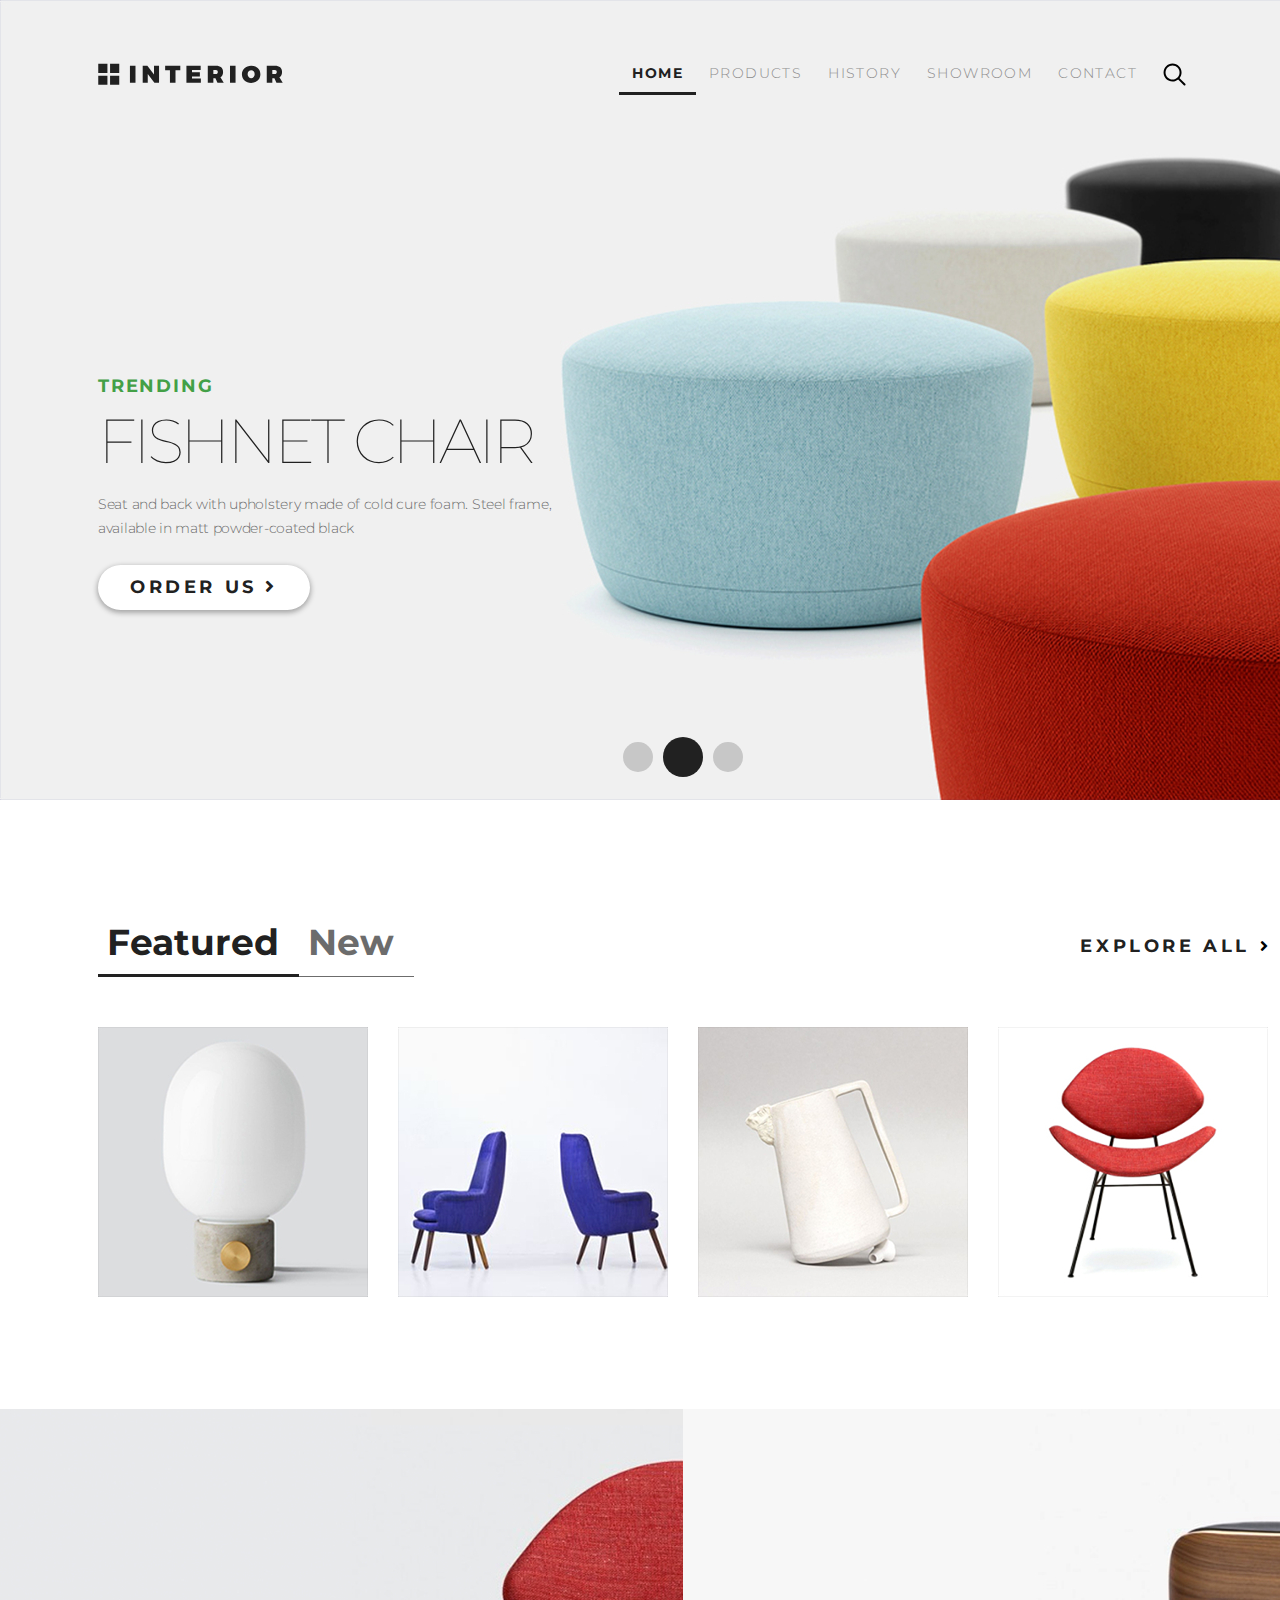
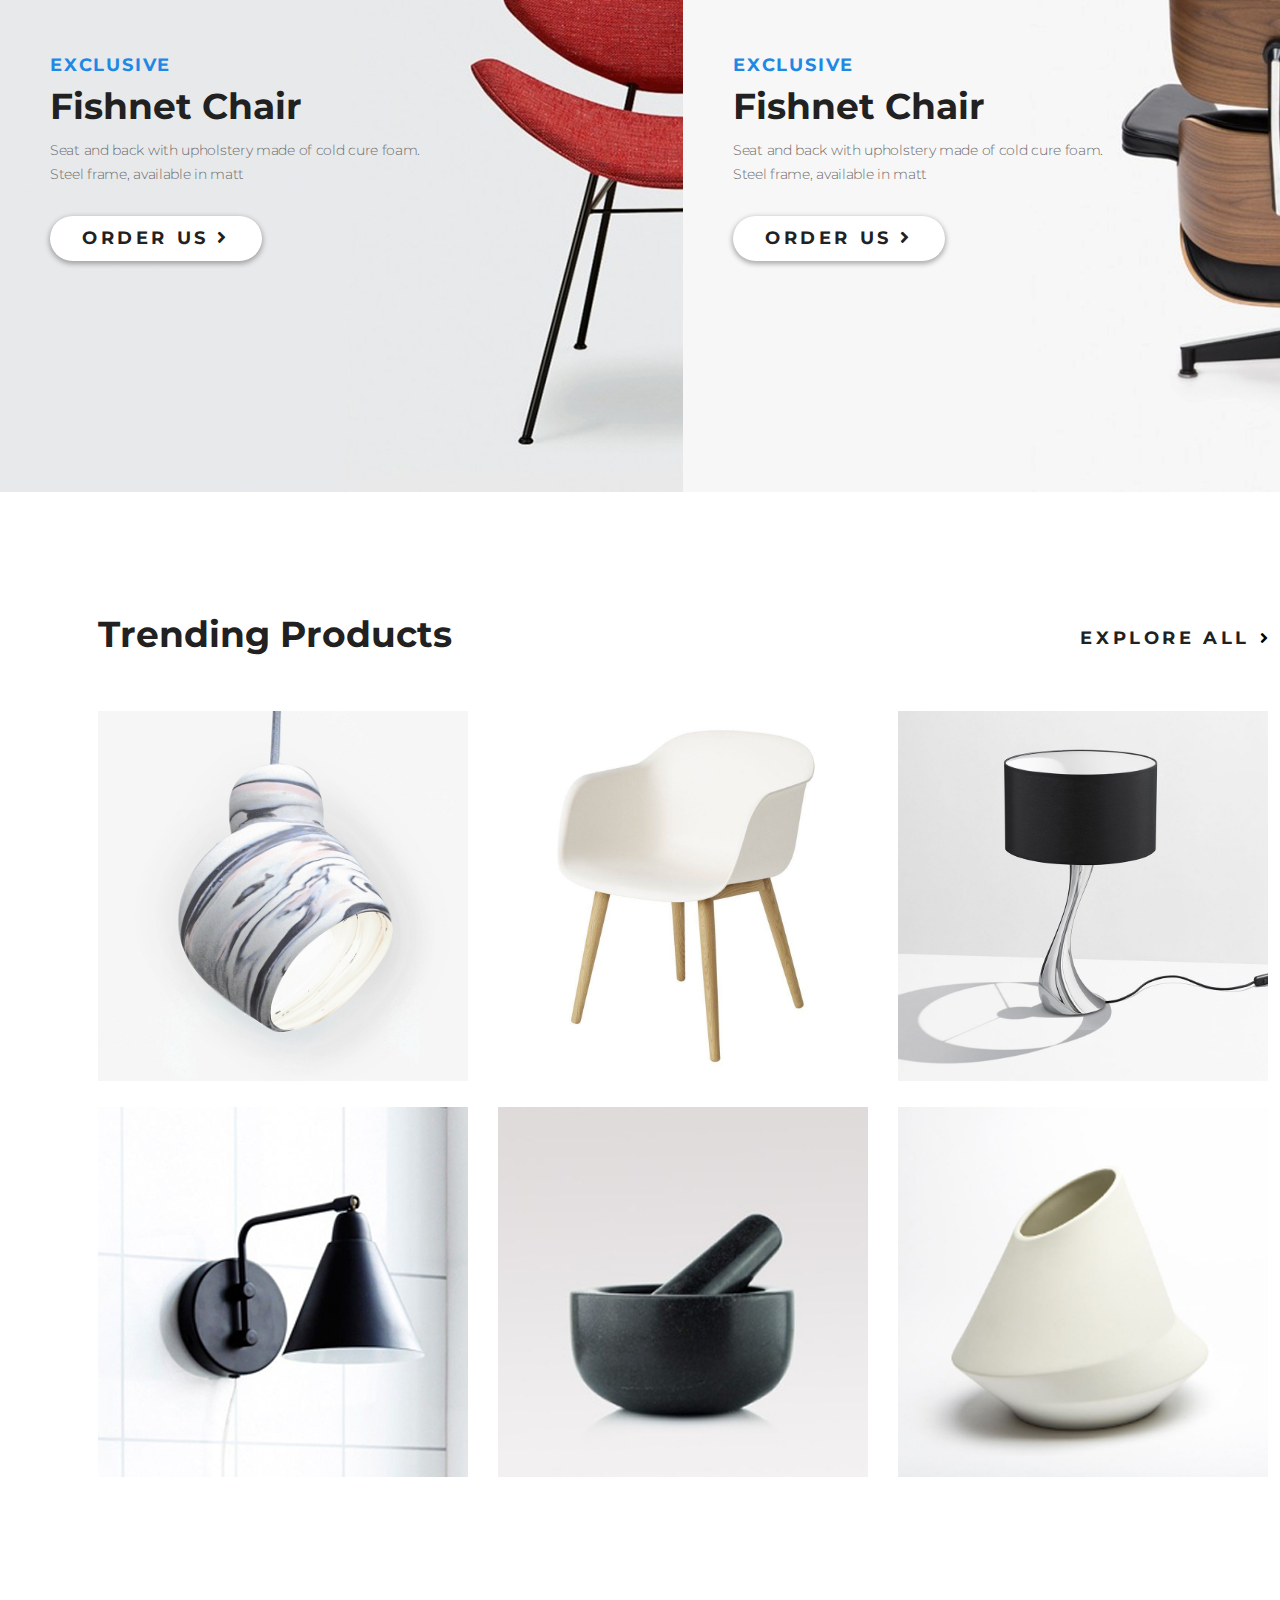
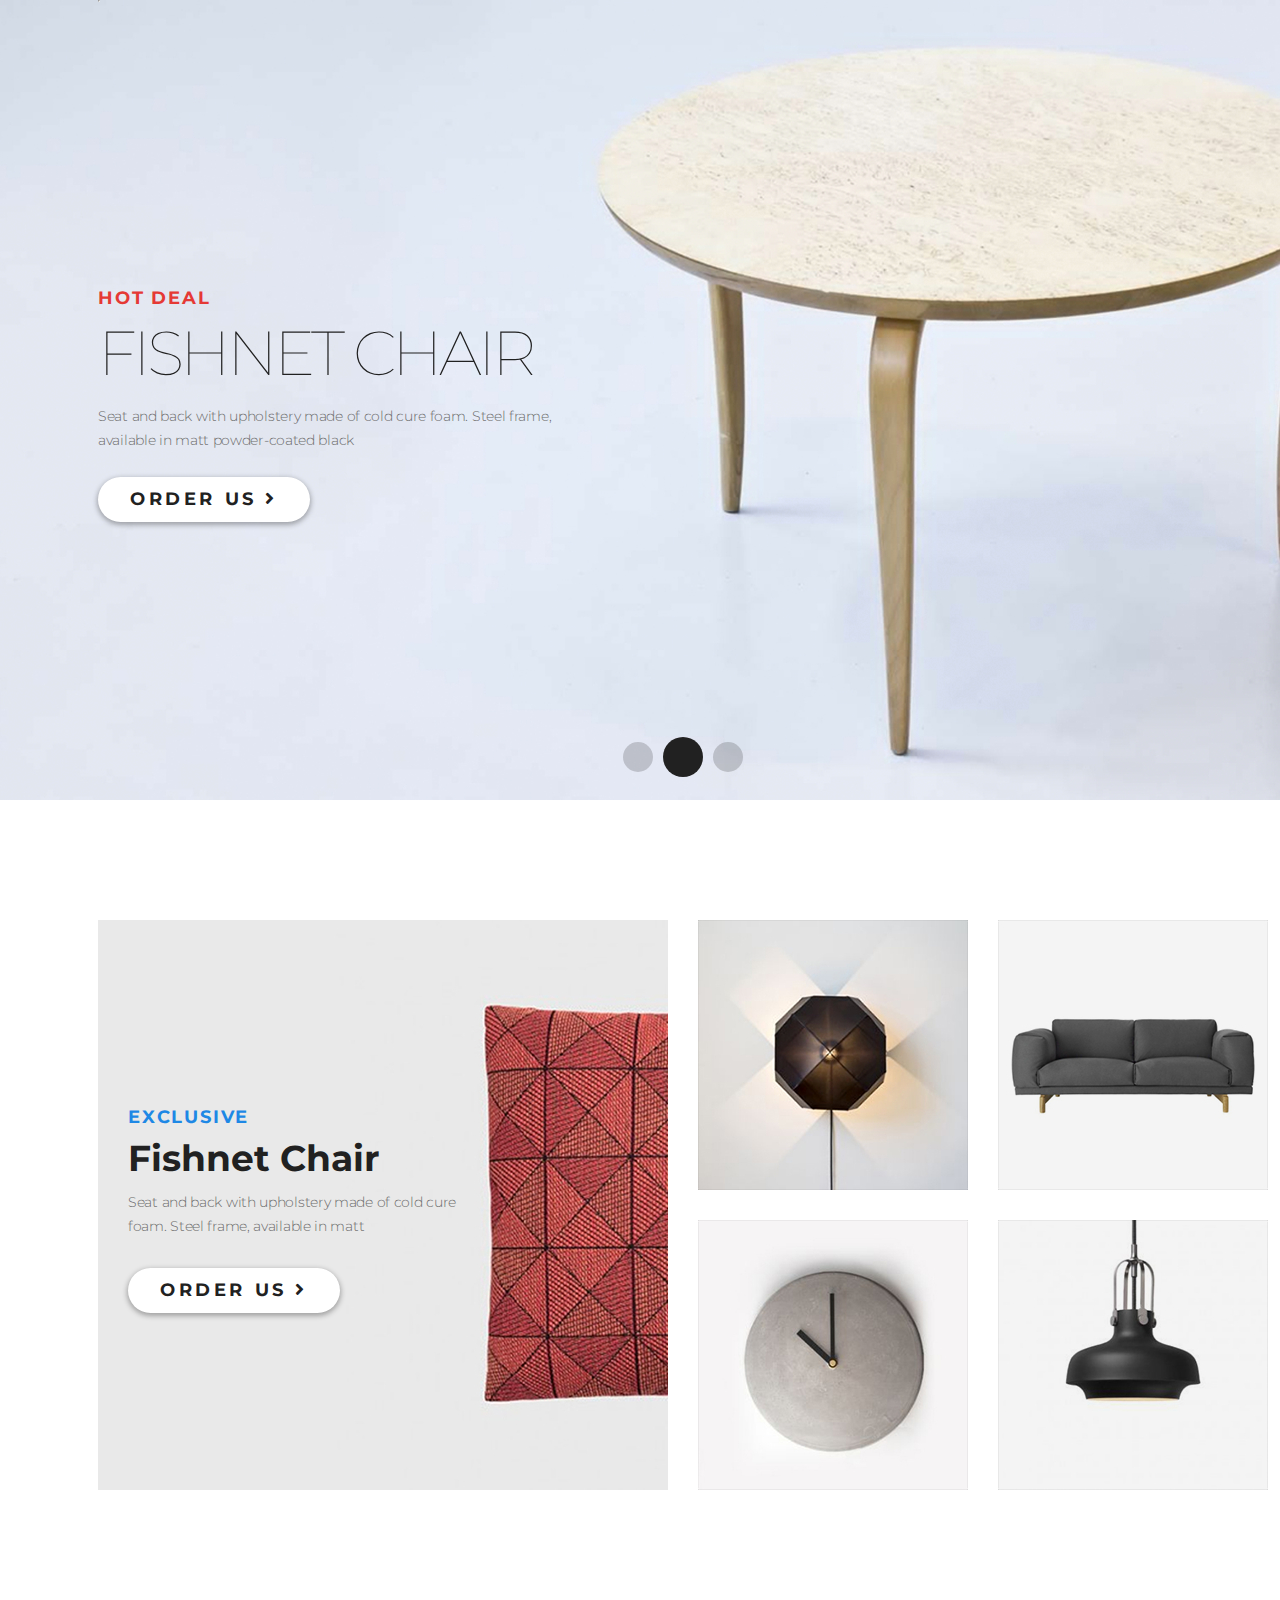
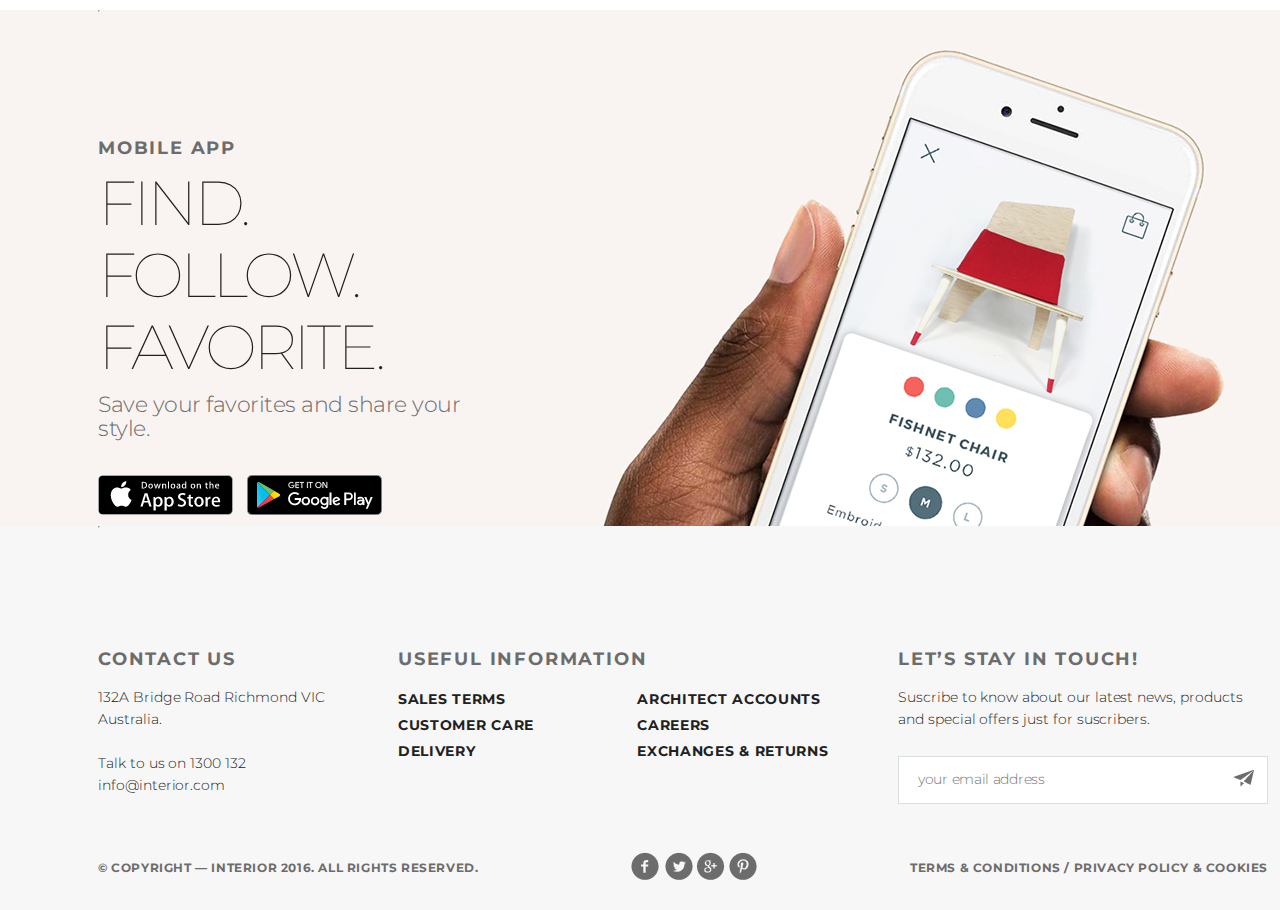
<file: HTML-CSS-level1_furniture-shop/index.html>
<!DOCTYPE html>
<html lang="en">
<head>
    <meta charset="UTF-8">
    <title>Interior | Furniture shop</title>
    <link rel="stylesheet" href="css/style.css">
    <link href="https://fonts.googleapis.com/css?family=Montserrat:100,300,400,700&display=swap" rel="stylesheet">
    <link rel="stylesheet" href="css/all.css">
    <link rel="shortcut icon" href="img/logo-shortcut.svg" type="image/svg"> 
</head>
<body> 
    <div class="container">
        <div class="SliderSection main padding-site">
            <div class="header clearfix">
                <a href="#"><img src="img/logo.svg" alt="logo"></a>
                <ul class="menu clearfix">
                  <li class="menu-list"><a href="#" class="menu-link menu-link-active">HOME</a></li>
                  <li class="menu-list"><a href="product.html" class="menu-link">PRODUCTS</a></li>
                  <li class="menu-list"><a href="#" class="menu-link">HISTORY</a></li>
                  <li class="menu-list"><a href="#" class="menu-link">SHOWROOM</a></li>
                  <li class="menu-list"><a href="contact.html" class="menu-link">CONTACT</a></li>
                  <li class="menu-list"><a href="#" class="menu-link"><img src="img/search.svg" alt="search"></a></li>
                </ul>
            </div>
            <div class="SliderSection-content">
                <p class="SubTitle ST-Trending">TRENDING</p>
                <h1>Fishnet Chair</h1>
                <p class="description">Seat and back with upholstery made of cold cure foam. Steel frame, available in matt powder-coated black</p>
                <a href="item.html" class="button-text button-form">Order Us <i class="fa fa-angle-right" aria-hidden="true"></i></a>
            </div>
            <div class="navigation">
                <a href="#" class="circle"></a><a href="#" class="circle circle-active"></a><a href="#" class="circle"></a>
            </div>
        </div>
        <div class="ProductsSection padding-site" id="PS-Featured">
            <ul class="tab">
                <li class="tab-list"><a href="#" class="tab-link tab-link-active">Featured</a></li>
                <li class="tab-list"><a href="#" class="tab-link">New</a></li>
            </ul>
            <div class="button-gost"><a href="product.html" class="button-text">explore all</a><i class="fa fa-angle-right" aria-hidden="true"></i></div>
            <div class="ProductsSection-content">
                <div class="product-S">
                    <img src="img/product-S-1.jpg" alt="product-1">
                    <div class="product-S-focus">
                    <a href="item.html" class="button-text button-form bf-small"><img src="img/arrow.svg" alt=""></a>
                    <h3>Fishnet Chair</h3>
                    <p class="description description-S">Seat and back with upholstery made of cold cure foam</p>
                    </div>
                </div>
                <div class="product-S">
                    <img src="img/product-S-2.jpg" alt="product-1">
                    <div class="product-S-focus">
                    <a href="item.html" class="button-text button-form bf-small"><img src="img/arrow.svg" alt=""></a>
                    <h3>Fishnet Chair</h3>
                    <p class="description description-S">Seat and back with upholstery made of cold cure foam</p>
                    </div>
                </div>
                <div class="product-S">
                    <img src="img/product-S-3.jpg" alt="product-3">
                    <div class="product-S-focus">
                    <a href="item.html" class="button-text button-form bf-small"><img src="img/arrow.svg" alt=""></a>
                    <h3>Fishnet Chair</h3>
                    <p class="description description-S">Seat and back with upholstery made of cold cure foam</p>
                    </div>
                </div>
                <div class="product-S">
                    <img src="img/product-S-4.jpg" alt="product-4">
                    <div class="product-S-focus">
                    <a href="item.html" class="button-text button-form bf-small"><img src="img/arrow.svg" alt=""></a>
                    <h3>Fishnet Chair</h3>
                    <p class="description description-S">Seat and back with upholstery made of cold cure foam</p>
                    </div>
                </div>
            </div>       
        </div>
        <div class="PromoSection clearfix">
            <div class="PromoSection-content">
               <img src="img/promo-img1.jpg" alt="promo-1">
               <div class="product-XL">
                    <p class="SubTitle ST-Exclusive">exclusive</p>
                    <h2>Fishnet Chair</h2>
                    <p class="description description-XL">Seat and back with upholstery made of cold cure foam. Steel frame, available in matt</p>
                    <a href="item.html" class="button-text button-form">Order Us <i class="fa fa-angle-right" aria-hidden="true"></i></a>
                </div>
            </div>
            <div class="PromoSection-content">
                <img src="img/promo-img2.jpg" alt="promo-2">
                    <div class="product-XL">
                    <p class="SubTitle ST-Exclusive">exclusive</p>
                    <h2>Fishnet Chair</h2>
                    <p class="description description-XL">Seat and back with upholstery made of cold cure foam. <br> Steel frame, available in matt</p>
                    <a href="item.html" class="button-text button-form">Order Us <i class="fa fa-angle-right" aria-hidden="true"></i></a>
                 </div>
            </div>
        </div>
        <div class="ProductsSection padding-site" id="PS-Trending">
            <h2>Trending Products</h2>
            <div class="button-gost"><a href="product.html" class="button-text">explore all</a><i class="fa fa-angle-right" aria-hidden="true"></i></div>
            <div class="ProductsSection-content six-photo-grid">
                    <a href="item.html"><img src="img/product-M-1.jpg" alt="product-1" class="product-M"></a>
                    <a href="item.html"><img src="img/product-M-2.jpg" alt="product-2" class="product-M"></a>
                    <a href="item.html"><img src="img/product-M-3.jpg" alt="product-3" class="product-M"></a>
                    <a href="item.html"><img src="img/product-M-4.jpg" alt="product-4" class="product-M"></a>
                    <a href="item.html"><img src="img/product-M-5.jpg" alt="product-5" class="product-M"></a>
                    <a href="item.html"><img src="img/product-M-6.jpg" alt="product-6" class="product-M"></a>
            </div>
        </div>
        <div class="SliderSection deals padding-site">
            <hr style="display: block; width: 0; margin: 0;">
            <div class="SliderSection-content">
                <p class="SubTitle ST-HotDeal">Hot deal</p>
                <h1>Fishnet Chair</h1>
                <p class="description">Seat and back with upholstery made of cold cure foam. Steel frame, available in matt powder-coated black</p>
                <a href="item.html" class="button-text button-form">Order Us <i class="fa fa-angle-right" aria-hidden="true"></i></a>
            </div>
            <div class="navigation">
                <a href="#" class="circle"></a><a href="#" class="circle circle-active"></a><a href="#" class="circle"></a>
            </div>
        </div>
        <div class="ProductsSection padding-site" id="PS-Exclusive">
            <div class="ProductsSection-content five-photo-grid">
                <img src="img/product-L-1.jpg" alt="product-1">
                <div class="product-L">
                        <p class="SubTitle ST-Exclusive">exclusive</p>
                        <h2>Fishnet Chair</h2>
                        <p class="description description-L">Seat and back with upholstery made of cold cure foam. Steel frame, available in matt</p>
                        <a href="item.html" class="button-text button-form">Order Us <i class="fa fa-angle-right" aria-hidden="true"></i></a>
                </div>
                <div class="product-S"><a href="item.html"><img src="img/product-S-5.jpg" alt="product-2"></a></div>
                <div class="product-S"><a href="item.html"><img src="img/product-S-7.jpg" alt="product-3"></a></div>
                <div class="product-S"><a href="item.html"><img src="img/product-S-6.jpg" alt="product-4"></a></div>
                <div class="product-S"><a href="item.html"><img src="img/product-S-8.jpg" alt="product-5"></a></div> 
            </div>
        </div>
        <div class="MobileApp padding-site">
            <hr style="display: block; width: 0; margin: 0;">
            <div class="MobileApp-content">
                <p class="SubTitle ST-MobileApp">mobile app</p>
                <h1 style="width: 420px">Find. Follow. Favorite.</h1>
                <p class="description description-mobile">Save your favorites and share your style.</p>
                <a href="#"><img src="img/app-store.png" alt="Go to Apple Store"></a>
                <a href="#"><img src="img/google-play.png" alt="Go to Google Play"></a>
            </div>
        </div>
        <div class="clr"></div>
    </div>
    <div class="Footer padding-site">
            <hr style="display: block; width: 0; margin: 0;">
            <div class="Footer-blocks">
                <div class="contact">
                    <p class="SubTitle">Contact Us</p>
                    <p class="footer-text">132A Bridge Road Richmond VIC Australia. <br><br> Talk to us on 1300 132 info@interior.com</p>
                </div>
                <div class="information">
                    <p class="SubTitle">Useful Information</p>
                    <ul class="info-list">
                        <li><a href="#" class="info-link">Sales terms</a></li>
                        <li><a href="#" class="info-link">Customer care</a></li>
                        <li><a href="#" class="info-link">Delivery</a></li>
                    </ul>
                    <ul class="info-list" style="margin-left: 103px">
                        <li><a href="#" class="info-link">Architect accounts</a></li>
                        <li><a href="#" class="info-link">Careers</a></li>
                        <li><a href="#" class="info-link">Exchanges &amp;&nbsp;returns</a></li>
                    </ul>
                </div>
                <div class="subscribe">
                    <p class="SubTitle">Let’s Stay in Touch!</p>
                    <p class="footer-text">Suscribe to know about our latest news, products and special offers just for suscribers.</p>
                    <div class="input-group">
                      <input type="email" placeholder="your email address">
                      <button type="submit"><img src="img/send.png" alt="Send"></button>
                    </div>
                </div>
            </div>
            <div class="Footer-span footer-RTC">
                <p>&copy;&nbsp;Copyright&nbsp;&mdash; INTERIOR 2016. All Rights Reserved.</p>
                <div class="networks">
                  <a href="#"><img src="img/facebook.png" alt="Facebook"></a>
                  <a href="#"><img src="img/twitter.png" alt="Twitter"></a>
                  <a href="#"><img src="img/google.png" alt="Google"></a>
                  <a href="#"><img src="img/pinterest.png" alt="Pinterest"></a>
                </div>
                <p><a href="#">Terms &amp;&nbsp;Conditions</a>&nbsp;/ <a href="#">Privacy policy &amp;&nbsp;Cookies</a></p> 
            </div>
        </div>
</body>
</html>
</file>
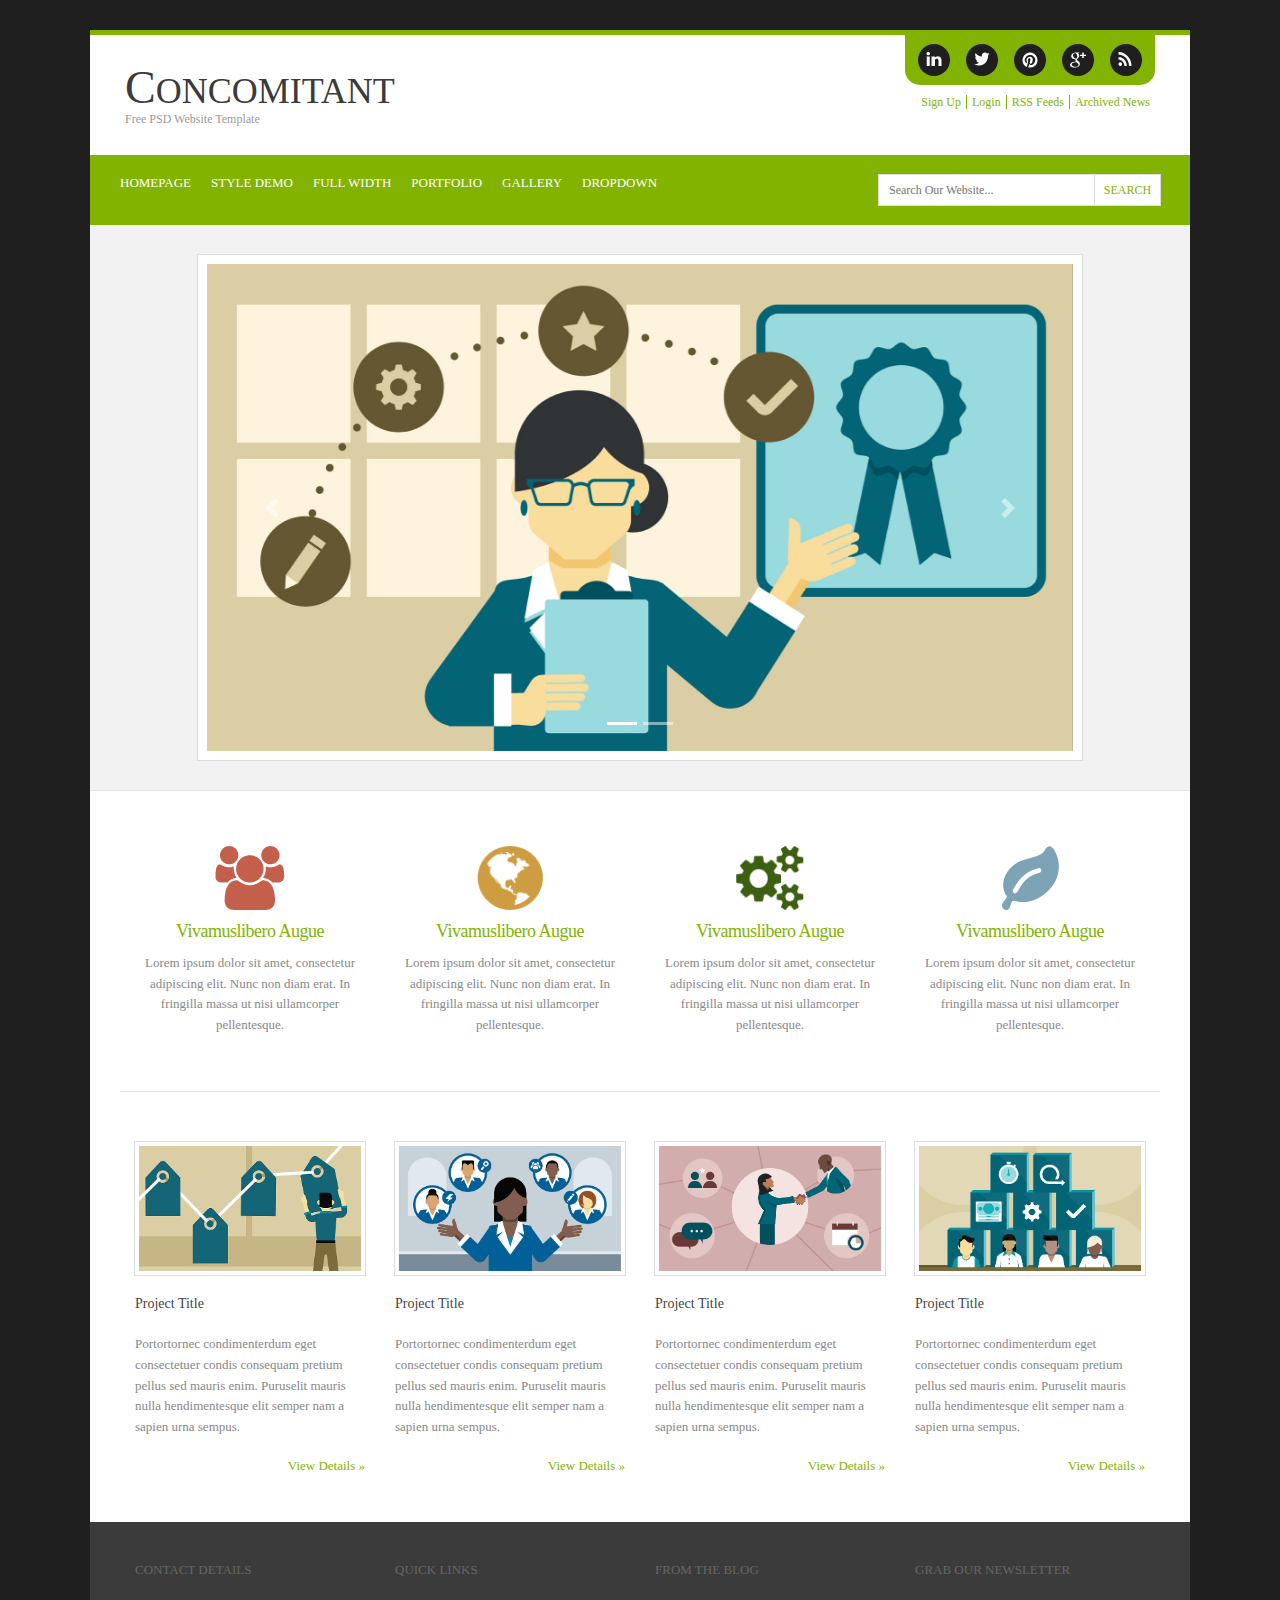
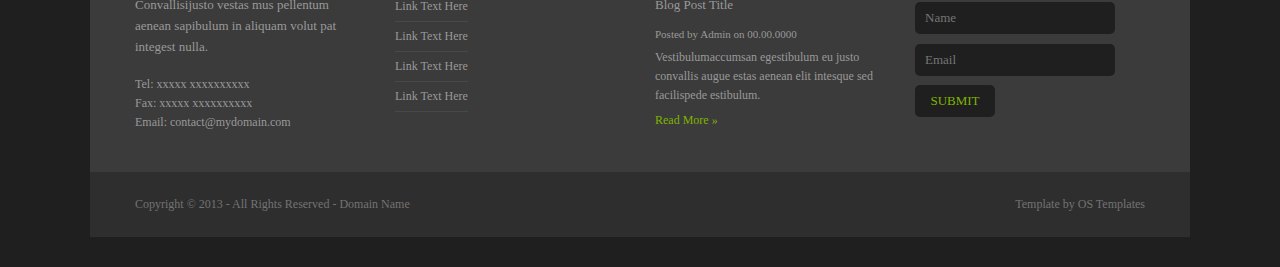
<file: HTML-CSS-level2_company/index.html>
<!DOCTYPE html>
<html lang="en">
<head>
    <meta charset="UTF-8">
    <meta name="viewport" content="width=device-width, initial-scale=1.0">
    <meta http-equiv="X-UA-Compatible" content="ie=edge">
    <link rel="stylesheet" href="packages/bootstrap-4.3.1-dist/css/bootstrap.css">
    <link rel="stylesheet" href="style/style.css">
    <title>Document</title>
</head>
<body>

<div class="container">
    <hr class="top-border">
    <header class="header">
        <div class="logo">
            <div class="logo__name margin_top-m">CONCOMITANT</div>
            <div class="logo__slogan">Free PSD Website Template</div>
        </div>
        <div class="socials socials_top-right">
            <div class="socials__icon socials__icon_dark-blue">
                <a href="#"><img src="img/icon-linkedin.png" alt="Go to LinkedIn"></a>
            </div>
            <div class="socials__icon socials__icon_blue">
                <a href="#"><img src="img/icon-twitter.png" alt="Go to Twitter"></a>
            </div>
            <div class="socials__icon socials__icon_red">
                <a href="#"><img src="img/icon-pinterest.png" alt="Go to Pinterest"></a>
            </div>
            <div class="socials__icon socials__icon_red">
                <a href="#"><img src="img/icon-google-plus.png" alt="Go to Google Plus"></a>
            </div>
            <div class="socials__icon socials__icon_orange">
                <a href="#"><img src="img/icon-rss.png" alt="Get RSS feeds"></a>
            </div>
        </div>
        <ul class="account-menu">
            <li class="account-menu__item"><a href="#">Sign Up</a></li>
            <li class="account-menu__item"><a href="#">Login</a></li>
            <li class="account-menu__item"><a href="#">RSS Feeds </a></li>
            <li class="account-menu__item"><a href="#">Archived News</a></li>
        </ul>
    </header>
    <nav class="navbar">
        <ul class="menu">
            <li class="menu__item"><a href="#">HOMEPAGE</a></li>
            <li class="menu__item"><a href="#">STYLE DEMO</a></li>
            <li class="menu__item"><a href="#">FULL WIDTH</a></li>
            <li class="menu__item"><a href="#">PORTFOLIO</a></li>
            <li class="menu__item"><a href="#">GALLERY</a></li>
            <li class="menu__item"><a href="#">DROPDOWN</a></li>
        </ul>
        <form action="#" class="search-form">
            <input type="text" class="search-form__input" placeholder="Search Our Website...">
            <input type="submit" class="search-form__button" value="SEARCH">
        </form>
    </nav>
    <div class="slider">
        <div id="carouselExampleIndicators" class="slider__image carousel slide" data-ride="carousel">
            <ol class="carousel-indicators">
                <li data-target="#carouselExampleIndicators" data-slide-to="0" class="active"></li>
                <li data-target="#carouselExampleIndicators" data-slide-to="1"></li>
            </ol>
            <div class="carousel-inner">
                <div class="carousel-item active">
                <img src="img/slide1.jpg" class="d-block w-100" alt="Some photo">
                </div>
                <div class="carousel-item">
                <img src="img/slide2.jpg" class="d-block w-100" alt="Some photo">
                </div>
            </div>
            <a class="carousel-control-prev" href="#carouselExampleIndicators" role="button" data-slide="prev">
                <span class="carousel-control-prev-icon" aria-hidden="true"></span>
                <span class="sr-only">Previous</span>
            </a>
            <a class="carousel-control-next" href="#carouselExampleIndicators" role="button" data-slide="next">
                <span class="carousel-control-next-icon" aria-hidden="true"></span>
                <span class="sr-only">Next</span>
            </a>
        </div>
    </div>
    <hr class="middle-border">
    <main>
        <div class="services row">
            <section class="service-item margin_bttm-serv col-md-3 col-sm-6 col-11">
                <img src="img/icon-group.png" alt="Team" class="service-item__icon">
                <h2 class="service-item__title">Vivamuslibero Augue</h2>
                <p class="service-item__text">
                    Lorem ipsum dolor sit amet, consectetur adipiscing elit. Nunc non diam erat. In fringilla massa ut nisi ullamcorper pellentesque.
                </p>
            </section>
            <section class="service-item margin_bttm-serv col-md-3 col-sm-6 col-11">
                <img src="img/icon-globe.png" alt="Global" class="service-item__icon">
                <h2 class="service-item__title">Vivamuslibero Augue</h2>
                <p class="service-item__text">
                    Lorem ipsum dolor sit amet, consectetur adipiscing elit. Nunc non diam erat. In fringilla massa ut nisi ullamcorper pellentesque.
                </p>
            </section>
            <section class="service-item margin_bttm-serv col-md-3 col-sm-6 col-11">
                <img src="img/icon-cogs.png" alt="Technologies" class="service-item__icon">
                <h2 class="service-item__title">Vivamuslibero Augue</h2>
                <p class="service-item__text">
                    Lorem ipsum dolor sit amet, consectetur adipiscing elit. Nunc non diam erat. In fringilla massa ut nisi ullamcorper pellentesque.
                </p>
            </section>
            <section class="service-item margin_bttm-serv col-md-3 col-sm-6 col-11">
                <img src="img/icon-leaf.png" alt="Eco" class="service-item__icon">
                <h2 class="service-item__title">Vivamuslibero Augue</h2>
                <p class="service-item__text">
                    Lorem ipsum dolor sit amet, consectetur adipiscing elit. Nunc non diam erat. In fringilla massa ut nisi ullamcorper pellentesque.
                </p>
            </section>
        </div>
        <hr class="middle-border">
        <div class="latest-work row">
            <article class="project margin_bttm-work col-lg-3 col-sm-6 col-12">
                <img src="img/project1.jpg" alt="Some photo" class="project__image margin_bttm-descr">
                <h2 class="project__title margin_bttm-descr">Project Title</h2>
                <p class="project__text margin_bttm-descr">
                    Portortornec condimenterdum eget consectetuer condis consequam pretium pellus sed mauris enim. Puruselit mauris nulla hendimentesque elit semper nam a sapien urna sempus.
                </p>
                <a href="#" class="project__link">View Details »</a>
            </article>
            <article class="project margin_bttm-work col-lg-3 col-sm-6 col-12">
                <img src="img/project2.jpg" alt="Some photo" class="project__image margin_bttm-descr">
                <h2 class="project__title margin_bttm-descr">Project Title</h2>
                <p class="project__text margin_bttm-descr">
                    Portortornec condimenterdum eget consectetuer condis consequam pretium pellus sed mauris enim. Puruselit mauris nulla hendimentesque elit semper nam a sapien urna sempus.
                </p>
                <a href="#" class="project__link">View Details »</a>
            </article>
            <article class="project margin_bttm-work col-lg-3 col-sm-6 col-12">
                <img src="img/project3.jpg" alt="Some photo" class="project__image margin_bttm-descr">
                <h2 class="project__title margin_bttm-descr">Project Title</h2>
                <p class="project__text margin_bttm-descr">
                    Portortornec condimenterdum eget consectetuer condis consequam pretium pellus sed mauris enim. Puruselit mauris nulla hendimentesque elit semper nam a sapien urna sempus.
                </p>
                <a href="#" class="project__link">View Details »</a>
            </article>
            <article class="project margin_bttm-work col-lg-3 col-sm-6 col-12">
                <img src="img/project4.jpg" alt="Some photo" class="project__image margin_bttm-descr">
                <h2 class="project__title margin_bttm-descr">Project Title</h2>
                <p class="project__text margin_bttm-descr">
                    Portortornec condimenterdum eget consectetuer condis consequam pretium pellus sed mauris enim. Puruselit mauris nulla hendimentesque elit semper nam a sapien urna sempus.
                </p>
                <a href="#" class="project__link">View Details »</a>
            </article>
        </div>
    </main>
    <footer class="footer row">
        <section class="footer__section contact margin_bttm-work col-lg-3 col-sm-6 col-10">
            <h3 class="footer__title">CONTACT DETAILS</h3>
            <p class="contact__text">
                Convallisijusto vestas mus pellentum aenean sapibulum in aliquam volut pat integest nulla.
            </p>
            <p class="contact__details">
                Tel: xxxxx xxxxxxxxxx<br>
                Fax: xxxxx xxxxxxxxxx<br>
                Email: contact@mydomain.com
            </p>
        </section>
        <section class="footer__section quik-links margin_bttm-work col-lg-3 col-sm-6 col-10">
            <h3 class="footer__title">QUICK LINKS</h3>
            <div class="quik-links__links">
                <div class="quik-links__link"><a href="#">Link Text Here</a></div>   
                <div class="quik-links__link"><a href="#">Link Text Here</a></div> 
                <div class="quik-links__link"><a href="#">Link Text Here</a></div> 
                <div class="quik-links__link"><a href="#">Link Text Here</a></div> 
            </div>
        </section>
        <section class="footer__section blog margin_bttm-work col-lg-3 col-sm-6 col-10">
            <h3 class="footer__title">FROM THE BLOG</h3>
            <article class="blog-post">
                <h4 class="blog-post__title">Blog Post Title</h4>
                <div class="blog-post__data">Posted by Admin on 00.00.0000</div>
                <p class="blog-post__text">
                        Vestibulumaccumsan egestibulum eu justo convallis augue estas aenean elit intesque sed facilispede estibulum.
                </p>
                <a href="" class="blog-post__link">Read More »</a>
            </article>
        </section>
        <section class="footer__section subscribe margin_bttm-work col-lg-3 col-sm-6 col-10">
            <h3 class="footer__title">GRAB OUR NEWSLETTER</h3>
            <form action="#" class="subscribe-form">
                <input type="text" class="subscribe-form__input" placeholder="Name">
                <input type="email" class="subscribe-form__input" placeholder="Email">
                <input type="submit" class="subscribe-form__button" value="Submit">
            </form>
        </section>
    </footer>
    <div class="copyrights row">
        <span class="copyrights__text col-md-8 col-12">Copyright © 2013 - All Rights Reserved - Domain Name</span>
        <span class="copyrights__text copyrights__text_right col-md-4 col-12">Template by OS Templates</span>
    </div>
</div>

<script src="https://code.jquery.com/jquery-3.3.1.slim.min.js" integrity="sha384-q8i/X+965DzO0rT7abK41JStQIAqVgRVzpbzo5smXKp4YfRvH+8abtTE1Pi6jizo" crossorigin="anonymous"></script>
<script src="https://cdnjs.cloudflare.com/ajax/libs/popper.js/1.14.3/umd/popper.min.js" integrity="sha384-ZMP7rVo3mIykV+2+9J3UJ46jBk0WLaUAdn689aCwoqbBJiSnjAK/l8WvCWPIPm49" crossorigin="anonymous"></script>
<script src="https://stackpath.bootstrapcdn.com/bootstrap/4.1.1/js/bootstrap.min.js" integrity="sha384-smHYKdLADwkXOn1EmN1qk/HfnUcbVRZyYmZ4qpPea6sjB/pTJ0euyQp0Mk8ck+5T" crossorigin="anonymous"></script>

</body>
</html>
</file>
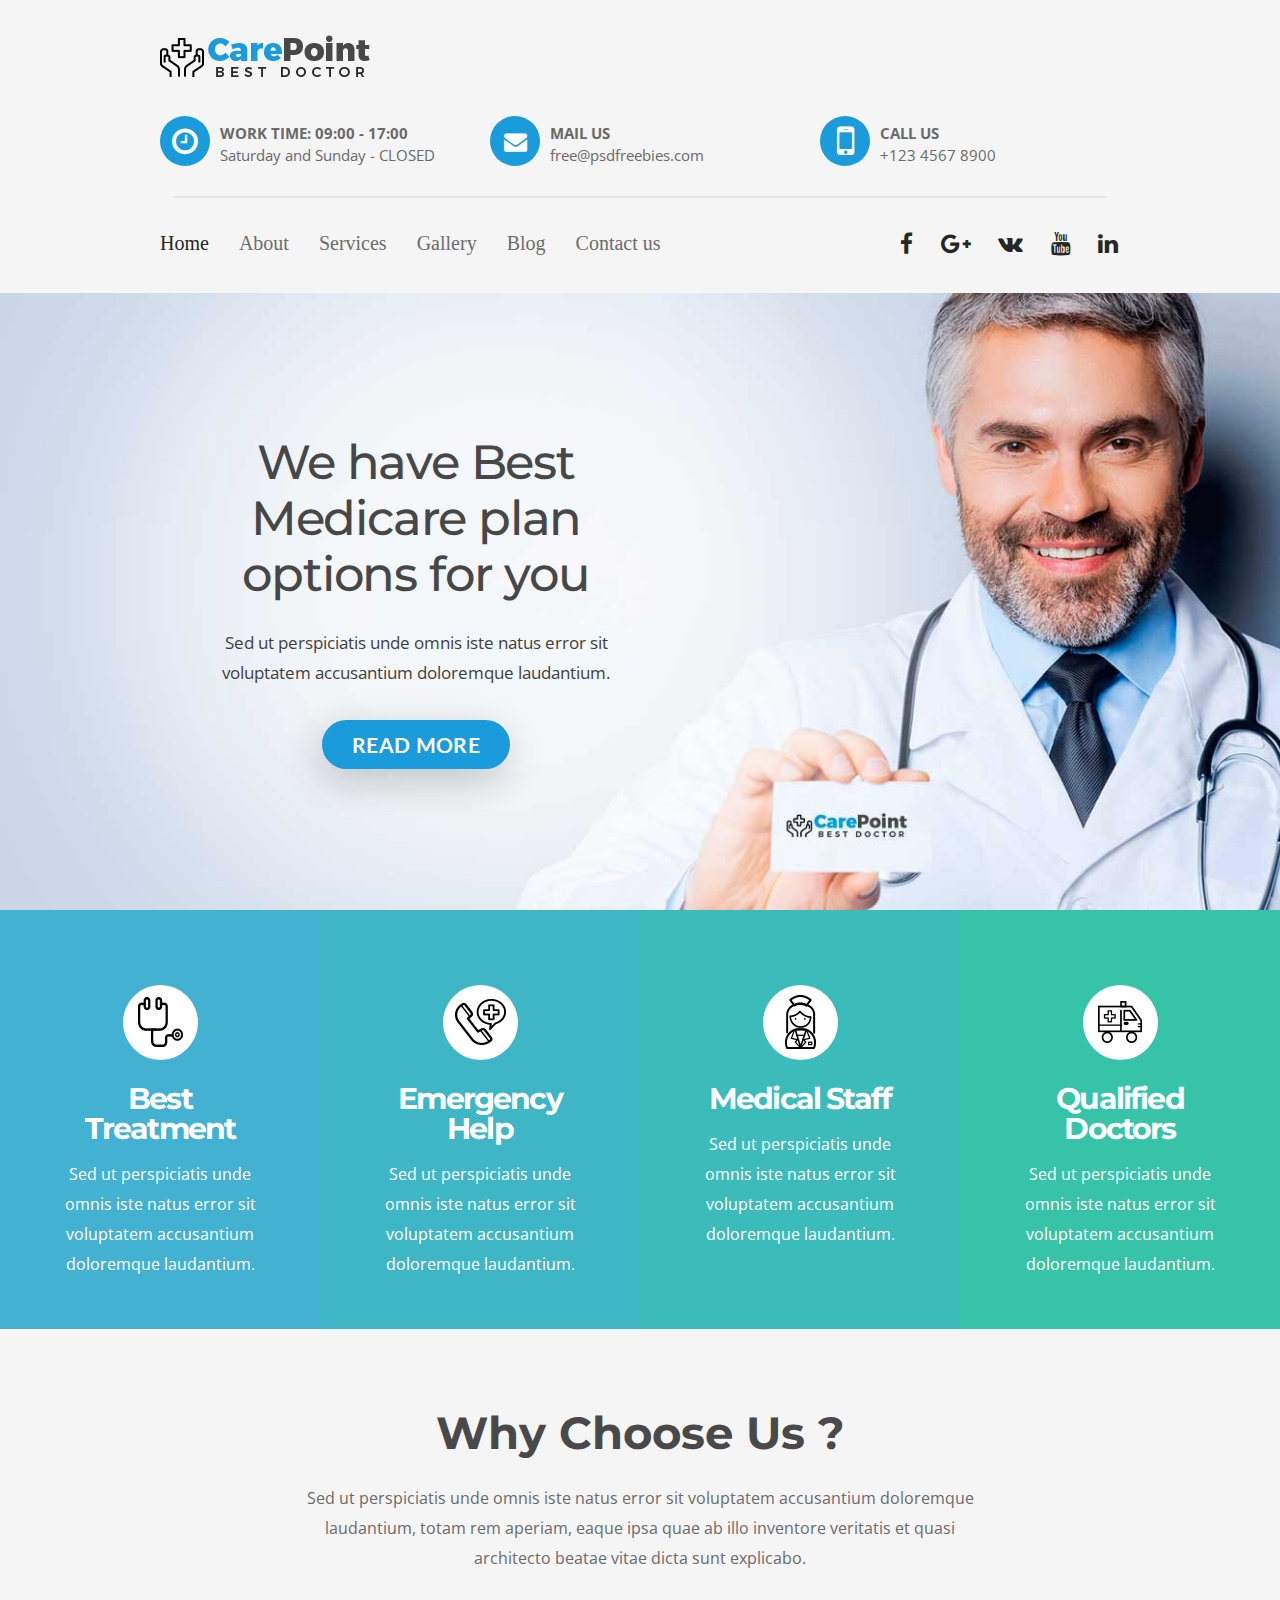
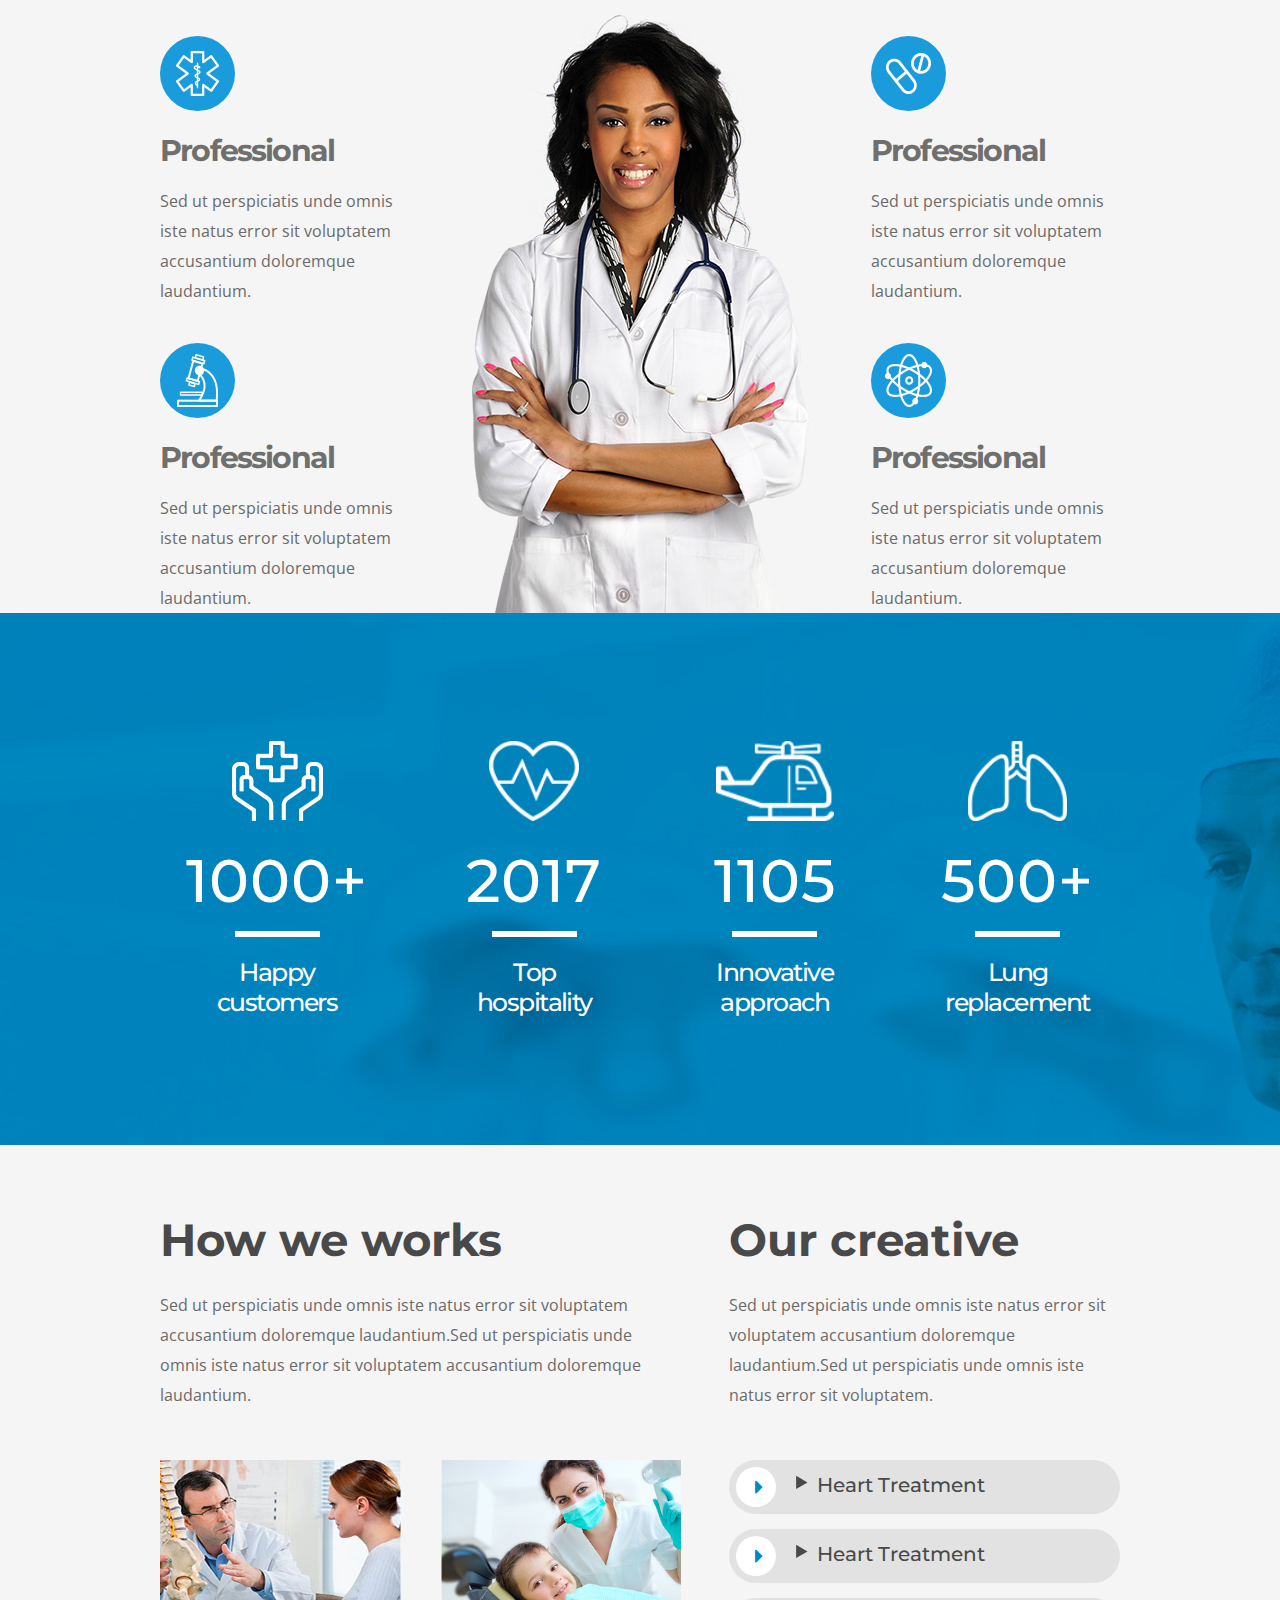
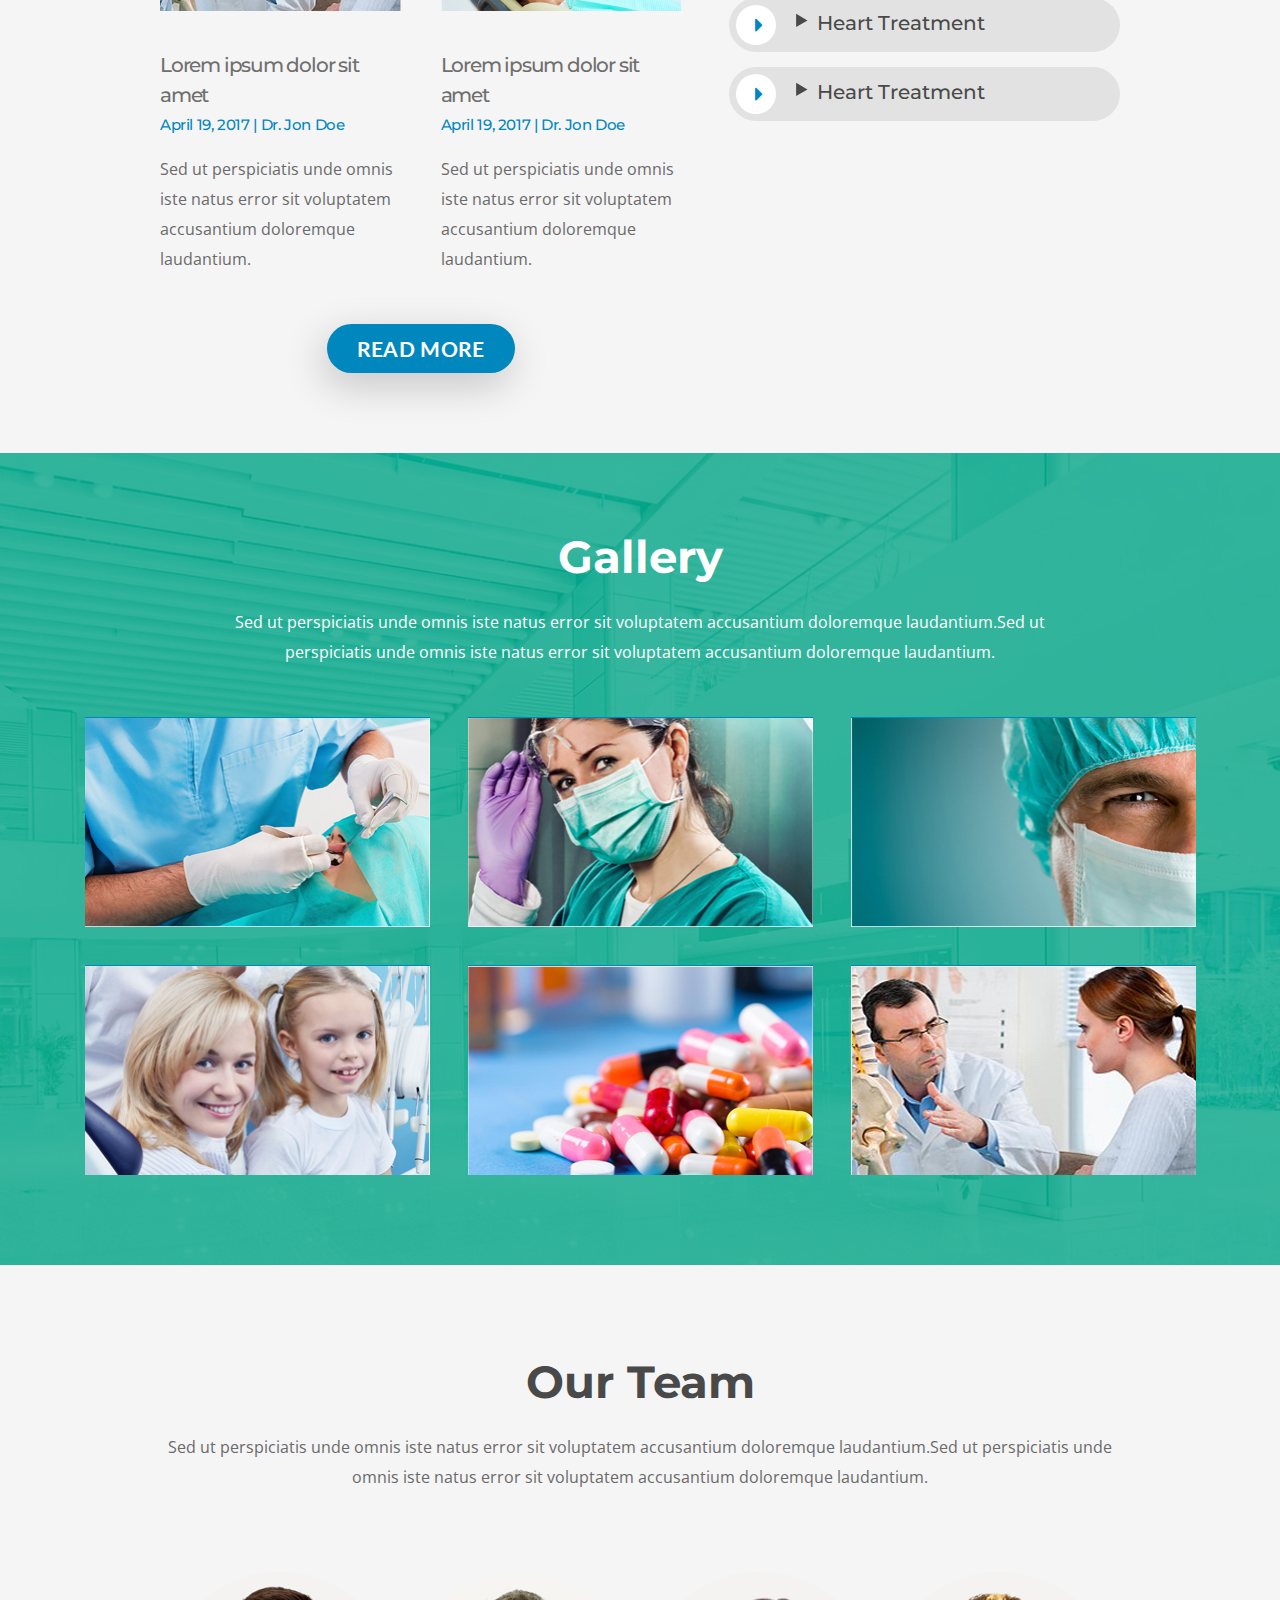
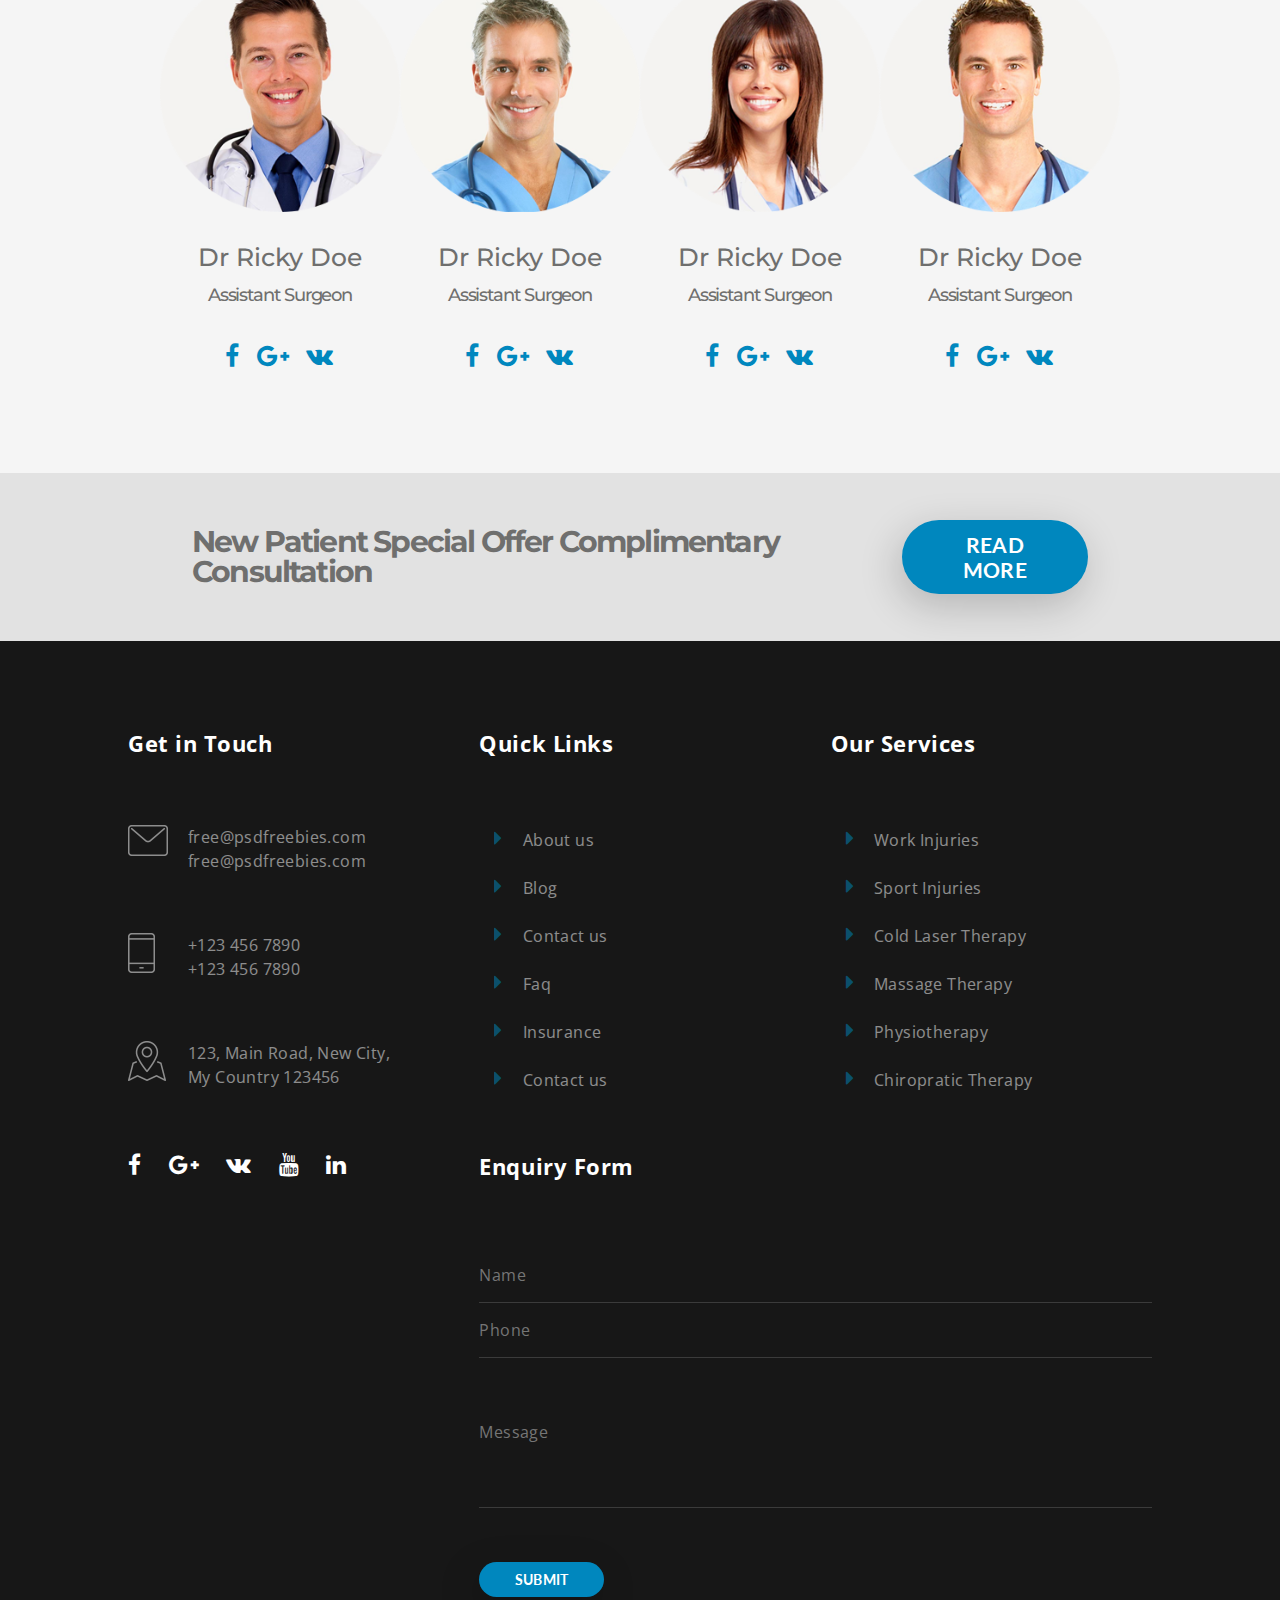
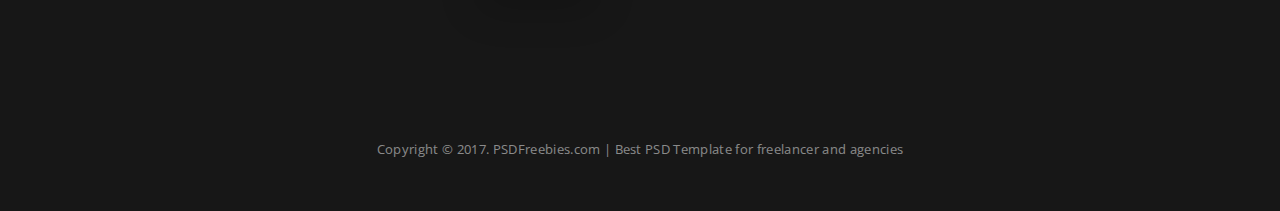
<file: HTML-CSS-level2_medical-clinic/index.html>
<!DOCTYPE html>
<html lang="en">
<head>
    <meta charset="UTF-8">
    <title>CarePoint | Best doctor</title>
    <meta name="viewport" content="width=device-width, initial-scale=1">
    <!-- Шрифты -->
    <link href="https://fonts.googleapis.com/css?family=Lato:700&display=swap" rel="stylesheet">
    <link href="https://fonts.googleapis.com/css?family=Montserrat:500,700&display=swap" rel="stylesheet">
    <link href="https://fonts.googleapis.com/css?family=Open+Sans:400,700&display=swap" rel="stylesheet">
    <!-- Иконки, анимация -->
    <link rel="stylesheet" href="https://maxcdn.bootstrapcdn.com/font-awesome/4.5.0/css/font-awesome.min.css">
    <link rel="stylesheet" href="https://cdnjs.cloudflare.com/ajax/libs/animate.css/3.7.2/animate.min.css">
    <!-- Стили -->
    <link rel="stylesheet" href="css/style.css">
</head>
<body>
<div class="container">
    <header>
        <div class="header-contact-grid">
            <div class="logo">
                <a href="index.html"><img src="img/Logo.png" alt=""></a>
            </div>
            <div class="header-contact-hours">
                <div class="header-contact-icon"><i class="fa fa-clock-o" style="font-size: 30px"></i></div>
                <p class="header-contact-text text-bold">WORK TIME: 09:00 - 17:00</p>
                <p class="header-contact-text">Saturday and Sunday - CLOSED</p>
            </div>
            <div class="header-contact-mail">
                <div class="header-contact-icon"><i class="fa fa-envelope" style="font-size: 23px"></i></div>
                <p class="header-contact-text text-bold">MAIL US</p>
                <p class="header-contact-text">free@psdfreebies.com</p>
            </div>
            <div class="header-contact-call">
                <div class="header-contact-icon"><i class="fa fa-mobile" style="font-size: 40px"></i></div>
                <p class="header-contact-text text-bold">CALL US</p>
                <p class="header-contact-text">+123 4567 8900</p>
            </div>
        </div>
        <hr>
        <div class="header-menu-grid">
            <nav>
                <ul class="header-menu">
                    <li class="header-menu-active"><a href="index.html">Home</a></li>
                    <li><a href="#">About</a></li>
                    <li><a href="#">Services</a></li>
                    <li><a href="#">Gallery</a></li>
                    <li><a href="#">Blog</a></li>
                    <li><a href="#">Contact us</a></li>
                </ul>
                <details class="header-menu-burger">
                    <summary class="burger"><i class="fa fa-bars"></i></summary>
                    <ul class="header-menu">
                        <li class="header-menu-active">Home</li>
                        <li>About</li>
                        <li>Services</li>
                        <li>Gallery</li>
                        <li>Blog</li>
                        <li>Contact us</li>
                    </ul>
                </details>
            </nav>
            <div class="company_networks">
                <a href="#"><i class="fa fa-facebook"></i></a>
                <a href="#"><i class="fa fa-google-plus"></i></a>
                <a href="#"><i class="fa fa-vk"></i></a>
                <a href="#"><i class="fa fa-youtube"></i></a>
                <a href="#"><i class="fa fa-linkedin"></i></a>
            </div>
        </div>
    </header>
    <main>
        <section class="main-banner">
            <h1>We have Best Medicare plan options for you</h1>
            <p class="main-banner-text">Sed ut perspiciatis unde omnis iste natus error sit voluptatem accusantium doloremque laudantium.</p>
            <button class="read-more">Read more</button>
        </section>
        <div class="main-services">
            <div class="main-services-service">
                <div class="main-services-icon"><img src="img/icon_phonendoscope.png" alt=""></div>
                <h3>Best Treatment</h3>
                <p>Sed ut perspiciatis unde omnis iste natus error sit voluptatem accusantium doloremque laudantium.</p>
            </div>
            <div class="main-services-service">
                <div class="main-services-icon"><img src="img/icon_emergency_call.png" alt=""></div>
                <h3>Emergency Help</h3>
                <p>Sed ut perspiciatis unde omnis iste natus error sit voluptatem accusantium doloremque laudantium.</p>
            </div>
            <div class="main-services-service">
                <div class="main-services-icon"><img src="img/icon_nurse.png" alt=""></div>
                <h3>Medical Staff</h3>
                <p>Sed ut perspiciatis unde omnis iste natus error sit voluptatem accusantium doloremque laudantium.</p>
            </div>
            <div class="main-services-service">
                <div class="main-services-icon"><img src="img/icon_ambulance.png" alt=""></div>
                <h3>Qualified Doctors</h3>
                <p>Sed ut perspiciatis unde omnis iste natus error sit voluptatem accusantium doloremque laudantium.</p>
            </div>
        </div>
        <section class="main-pluses">
            <h2>Why Choose Us ?</h2>
            <p>Sed ut perspiciatis unde omnis iste natus error sit voluptatem accusantium doloremque laudantium, totam rem aperiam, eaque ipsa quae ab illo inventore veritatis et quasi architecto beatae vitae dicta sunt explicabo. </p>
            <div class="main-pluses-grid">
                <div class="main-pluses-plus">
                    <div class="main-pluses-icon"><img src="img/icon_healthcare.png" alt=""></div>
                    <h3>Professional</h3>
                    <p>Sed ut perspiciatis unde omnis iste natus error sit voluptatem accusantium doloremque laudantium.</p>
                </div>
                <div class="main-pluses-image"><img src="img/bg_0.png" alt=""></div>
                <div class="main-pluses-plus">
                    <div class="main-pluses-icon"><img src="img/icon_drugs.png" alt=""></div>
                    <h3>Professional</h3>
                    <p>Sed ut perspiciatis unde omnis iste natus error sit voluptatem accusantium doloremque laudantium.</p>
                </div>
                <div class="main-pluses-plus">
                    <div class="main-pluses-icon"><img src="img/icon_microscope.png" alt=""></div>
                    <h3>Professional</h3>
                    <p>Sed ut perspiciatis unde omnis iste natus error sit voluptatem accusantium doloremque laudantium.</p>
                </div>
                <div class="main-pluses-plus">
                    <div class="main-pluses-icon"><img src="img/icon_science.png" alt=""></div>
                    <h3>Professional</h3>
                    <p>Sed ut perspiciatis unde omnis iste natus error sit voluptatem accusantium doloremque laudantium.</p>
                </div>
            </div>
        </section>
        <div class="main-features">
            <div class="main-features-feature">
                <img src="img/icon_care.png" alt="" class="animated infinite heartBeat delay-2s">
                <p class="count">1000+</p>
                <hr>
                <p>Happy customers</p>
            </div>
            <div class="main-features-feature">
                <img src="img/icon_heart.png" alt="" class="animated infinite heartBeat delay-2s">
                <p class="count">2017</p>
                <hr>
                <p>Top hospitality</p>
            </div>
            <div class="main-features-feature">
                <img src="img/icon_helicopter.png" alt="" class="animated infinite heartBeat delay-2s">
                <p class="count">1105</p>
                <hr>
                <p>Innovative approach</p>
            </div>
            <div class="main-features-feature">
                <img src="img/icon_lungs.png" alt="" class="animated infinite heartBeat delay-2s">
                <p class="count">500+</p>
                <hr>
                <p>Lung replacement</p>
            </div>
        </div>
        <div class="main-info">
            <section class="main-info-articles">
                <h2>How we works</h2>
                <p>Sed ut perspiciatis unde omnis iste natus error sit voluptatem accusantium doloremque laudantium.Sed ut perspiciatis unde omnis iste natus error sit voluptatem accusantium doloremque laudantium.</p>
                <div class="main-info-articles-grid">
                    <article>
                        <img src="img/article_1.jpg" alt="">
                        <h5>Lorem ipsum dolor sit amet</h5>
                        <span>April 19, 2017  |   Dr. Jon Doe</span>
                        <p>Sed ut perspiciatis unde omnis iste natus error sit voluptatem accusantium doloremque laudantium.</p>
                    </article>
                    <article>
                        <img src="img/article_2.jpg" alt="">
                        <h5>Lorem ipsum dolor sit amet</h5>
                        <span>April 19, 2017   |   Dr. Jon Doe</span>
                        <p>Sed ut perspiciatis unde omnis iste natus error sit voluptatem accusantium doloremque laudantium.</p>
                    </article>
                </div>
                <button class="read-more">Read more</button>
            </section>
            <section class="main-info-treatment">
                <h2>Our creative</h2>
                <p>Sed ut perspiciatis unde omnis iste natus error sit voluptatem accusantium doloremque laudantium.Sed ut perspiciatis unde omnis iste natus error sit voluptatem.</p>
                <details class="treatment-bar">
                    <summary class="treatment-bar-button">
                        <span class="treatment-bar-icon"><i class="fa fa-caret-right"></i></span>
                        <span>Heart Treatment</span>
                    </summary>
                    <div class="treatment-bar-info">
                        <p>Sed ut perspiciatis unde omnis iste natus error s.it voluptatem accusantium doloremque laudantium. Sed ut perspiciatis unde omnis iste natus error sit voluptatem accusantium doloremque laudantium.</p>
                    </div>
                </details>
                <details class="treatment-bar">
                    <summary class="treatment-bar-button">
                        <span class="treatment-bar-icon"><i class="fa fa-caret-right"></i></span>
                        <span>Heart Treatment</span>
                    </summary>
                    <div class="treatment-bar-info">
                        <p>Sed ut perspiciatis unde omnis iste natus error s.it voluptatem accusantium doloremque laudantium. Sed ut perspiciatis unde omnis iste natus error sit voluptatem accusantium doloremque laudantium.</p>
                    </div>
                </details>
                <details class="treatment-bar">
                    <summary class="treatment-bar-button">
                        <span class="treatment-bar-icon"><i class="fa fa-caret-right"></i></span>
                        <span>Heart Treatment</span>
                    </summary>
                    <div class="treatment-bar-info">
                        <p>Sed ut perspiciatis unde omnis iste natus error s.it voluptatem accusantium doloremque laudantium. Sed ut perspiciatis unde omnis iste natus error sit voluptatem accusantium doloremque laudantium.</p>
                    </div>
                </details>
                <details class="treatment-bar">
                    <summary class="treatment-bar-button">
                        <span class="treatment-bar-icon"><i class="fa fa-caret-right"></i></span>
                        <span>Heart Treatment</span>
                    </summary>
                    <div class="treatment-bar-info">
                        <p>Sed ut perspiciatis unde omnis iste natus error s.it voluptatem accusantium doloremque laudantium. Sed ut perspiciatis unde omnis iste natus error sit voluptatem accusantium doloremque laudantium.</p>
                    </div>
                </details>
            </section>
        </div>
        <section class="main-gallery">
            <h2>Gallery</h2>
            <p>Sed ut perspiciatis unde omnis iste natus error sit voluptatem accusantium doloremque laudantium.Sed ut perspiciatis unde omnis iste natus error sit voluptatem accusantium doloremque laudantium.</p>
            <div class="main-gallery-grid">
                <div class="main-gallery-image">
                    <div class="image-front"><img src="img/gallery_1.jpg" alt=""></div>
                    <span class="image-back">Lorem ipsum dolor sit amet, consectetur adipisicing elit. Magni officia esse dolore minus ipsam neque nam amet deleniti in possimus!</span>
                </div>
                <div class="main-gallery-image">
                    <div class="image-front"><img src="img/gallery_2.jpg" alt=""></div>
                    <div class="image-back">Lorem ipsum dolor sit amet, consectetur adipisicing elit. Magni officia esse dolore minus ipsam neque nam amet deleniti in possimus!</div>
                </div>
                <div class="main-gallery-image">
                    <div class="image-front"><img src="img/gallery_3.jpg" alt=""></div>
                    <div class="image-back">Lorem ipsum dolor sit amet, consectetur adipisicing elit. Magni officia esse dolore minus ipsam neque nam amet deleniti in possimus!</div>
                </div>
                <div class="main-gallery-image">
                    <div class="image-front"><img src="img/gallery_4.jpg" alt=""></div>
                    <div class="image-back">Lorem ipsum dolor sit amet, consectetur adipisicing elit. Magni officia esse dolore minus ipsam neque nam amet deleniti in possimus!</div>
                </div>
                <div class="main-gallery-image">
                    <div class="image-front"><img src="img/gallery_5.jpg" alt=""></div>
                    <div class="image-back">Lorem ipsum dolor sit amet, consectetur adipisicing elit. Magni officia esse dolore minus ipsam neque nam amet deleniti in possimus!</div>
                </div>
                <div class="main-gallery-image">
                    <div class="image-front"><img src="img/gallery_6.jpg" alt=""></div>
                    <div class="image-back">Lorem ipsum dolor sit amet, consectetur adipisicing elit. Magni officia esse dolore minus ipsam neque nam amet deleniti in possimus!</div>
                </div>
            </div>
        </section>
        <section class="main-team">
            <h2>Our Team</h2>
            <p>Sed ut perspiciatis unde omnis iste natus error sit voluptatem accusantium doloremque laudantium.Sed ut perspiciatis unde omnis iste natus error sit voluptatem accusantium doloremque laudantium.</p>
            <div class="main-team-grid">
                <div class="main-team-member">
                    <div class="main-team-member-photo">
                        <img src="img/team_member_1.png" alt="Photo">
                        <button class="appointment">Make an appointment</button>
                    </div>
                    <p class="main-team-member-name"><a href="#">Dr Ricky Doe</a></p>
                    <p class="main-team-member-jobtitle">Assistant Surgeon</p>
                    <div class="doctor_networks">
                        <a href="#"><i class="fa fa-facebook"></i></a>
                        <a href="#"><i class="fa fa-google-plus"></i></a>
                        <a href="#"><i class="fa fa-vk"></i></a>
                    </div>
                </div>
                <div class="main-team-member">
                    <div class="main-team-member-photo">
                        <img src="img/team_member_2.png" alt="Photo">
                        <button class="appointment">Make an appointment</button>
                    </div>
                    <p class="main-team-member-name"><a href="#">Dr Ricky Doe</a></p>
                    <p class="main-team-member-jobtitle">Assistant Surgeon</p>
                    <div class="doctor_networks">
                        <a href="#"><i class="fa fa-facebook"></i></a>
                        <a href="#"><i class="fa fa-google-plus"></i></a>
                        <a href="#"><i class="fa fa-vk"></i></a>
                    </div>
                </div>
                <div class="main-team-member">
                    <div class="main-team-member-photo">
                        <img src="img/team_member_3.png" alt="Photo">
                        <button class="appointment">Make an appointment</button>
                    </div>
                    <p class="main-team-member-name"><a href="#">Dr Ricky Doe</a></p>
                    <p class="main-team-member-jobtitle">Assistant Surgeon</p>
                    <div class="doctor_networks">
                        <a href="#"><i class="fa fa-facebook"></i></a>
                        <a href="#"><i class="fa fa-google-plus"></i></a>
                        <a href="#"><i class="fa fa-vk"></i></a>
                    </div>
                </div>
                <div class="main-team-member">
                    <div class="main-team-member-photo">
                        <img src="img/team_member_4.png" alt="Photo">
                        <button class="appointment">Make an appointment</button>
                    </div>
                    <p class="main-team-member-name"><a href="#">Dr Ricky Doe</a></p>
                    <p class="main-team-member-jobtitle">Assistant Surgeon</p>
                    <div class="doctor_networks">
                        <a href="#"><i class="fa fa-facebook"></i></a>
                        <a href="#"><i class="fa fa-google-plus"></i></a>
                        <a href="#"><i class="fa fa-vk"></i></a>
                    </div>
                </div>
            </div>
        </section>
    </main>
    <section class="quick-action-bar">
        <h3>New Patient Special Offer Complimentary Consultation</h3>
        <button class="read-more">Read more</button>
    </section>
    <footer>
        <section class="footer-contact">
            <h4>Get in Touch</h4>
            <div class="footer-contact-mail">
                <div class="footer-contact-icon">
                    <img src="img/icon_mail.png" alt="">
                </div>
                <p class="footer-contact-text">
                    free@psdfreebies.com <br/>
                    free@psdfreebies.com
                </p>
            </div>
            <div class="footer-contact-call">
                <div class="footer-contact-icon">
                    <img src="img/icon_phone.png" alt="">
                </div>
                <p class="footer-contact-text">
                    +123 456 7890 <br/>
                    +123 456 7890
                </p>
            </div>
            <div class="footer-contact-map">
                <div class="footer-contact-icon">
                    <img src="img/icon_map.png" alt="">
                </div>
                <p class="footer-contact-text">
                    123, Main Road, New City,<br/>My Country 123456
                </p>
            </div>
            <div class="company_networks">
                <a href="#"><i class="fa fa-facebook"></i></a>
                <a href="#"><i class="fa fa-google-plus"></i></a>
                <a href="#"><i class="fa fa-vk"></i></a>
                <a href="#"><i class="fa fa-youtube"></i></a>
                <a href="#"><i class="fa fa-linkedin"></i></a>
            </div>
        </section>
        <section class="footer-menu">
            <h4>Quick Links</h4>
            <nav>
                <ul>
                    <li><i class="fa fa-caret-right"></i><a href="#">About us</a></li>
                    <li><i class="fa fa-caret-right"></i><a href="#">Blog</a></li>
                    <li><i class="fa fa-caret-right"></i><a href="#">Contact us</a></li>
                    <li><i class="fa fa-caret-right"></i><a href="#">Faq</a></li>
                    <li><i class="fa fa-caret-right"></i><a href="#">Insurance</a></li>
                    <li><i class="fa fa-caret-right"></i><a href="#">Contact us</a></li>
                </ul>
            </nav>
        </section>
        <section class="footer-services">
            <h4>Our Services</h4>
            <nav>
                <ul>
                     <li><i class="fa fa-caret-right"></i><a href="#">Work Injuries</a></li>
                     <li><i class="fa fa-caret-right"></i><a href="#">Sport Injuries</a></li>
                     <li><i class="fa fa-caret-right"></i><a href="#">Cold Laser Therapy</a></li>
                     <li><i class="fa fa-caret-right"></i><a href="#">Massage Therapy</a></li>
                     <li><i class="fa fa-caret-right"></i><a href="#">Physiotherapy</a></li>
                     <li><i class="fa fa-caret-right"></i><a href="#">Chiropratic Therapy</a></li>
                </ul>
            </nav>
        </section>
        <section class="footer-form">
            <h4>Enquiry Form</h4>
            <form action="index.html" method="post">
                <input type="text" id="name" placeholder="Name">
                <input type="tel" id="phone" placeholder="Phone">
                <input type="text" id="message" placeholder="Message">
                <input type="submit" value="submit">
            </form>
        </section>
    </footer>
    <div class="rights">Copyright © 2017. PSDFreebies.com | Best PSD Template for freelancer and agencies</div>
</div>
</body>
</html>
</file>
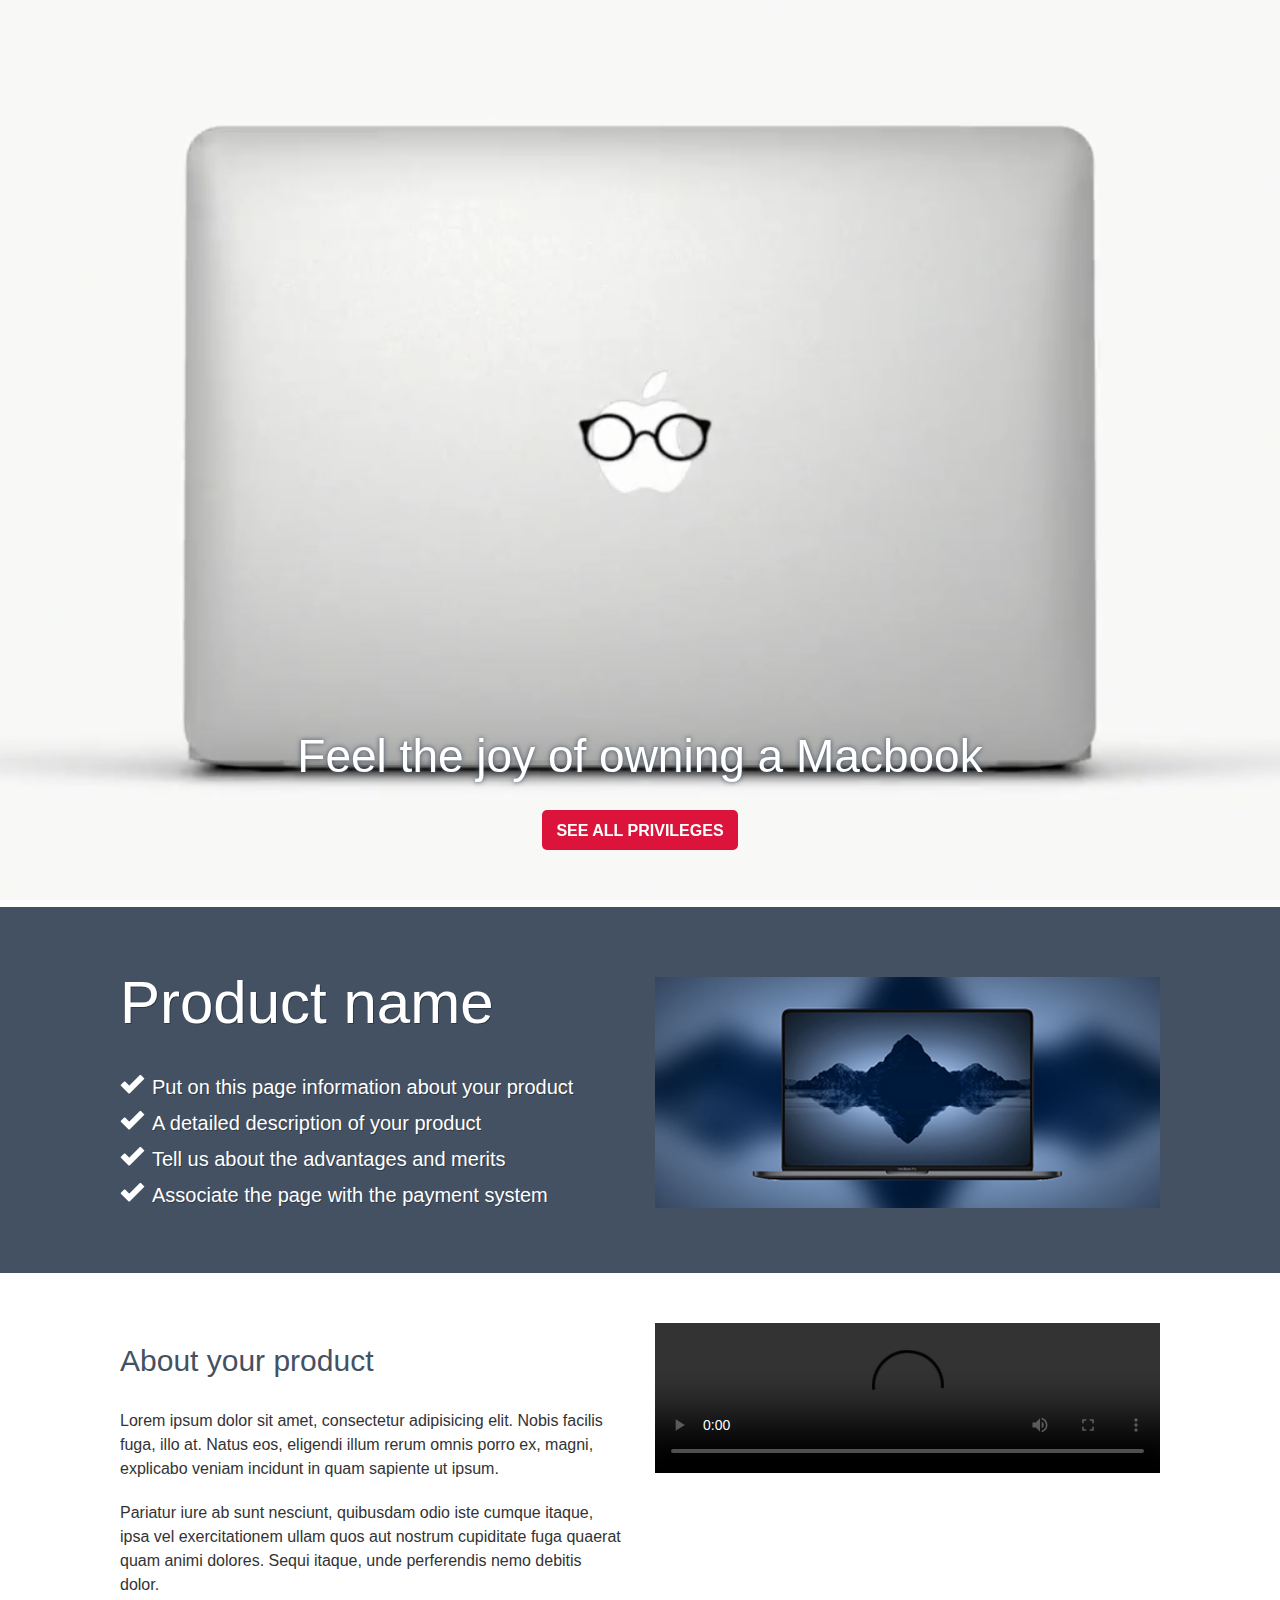
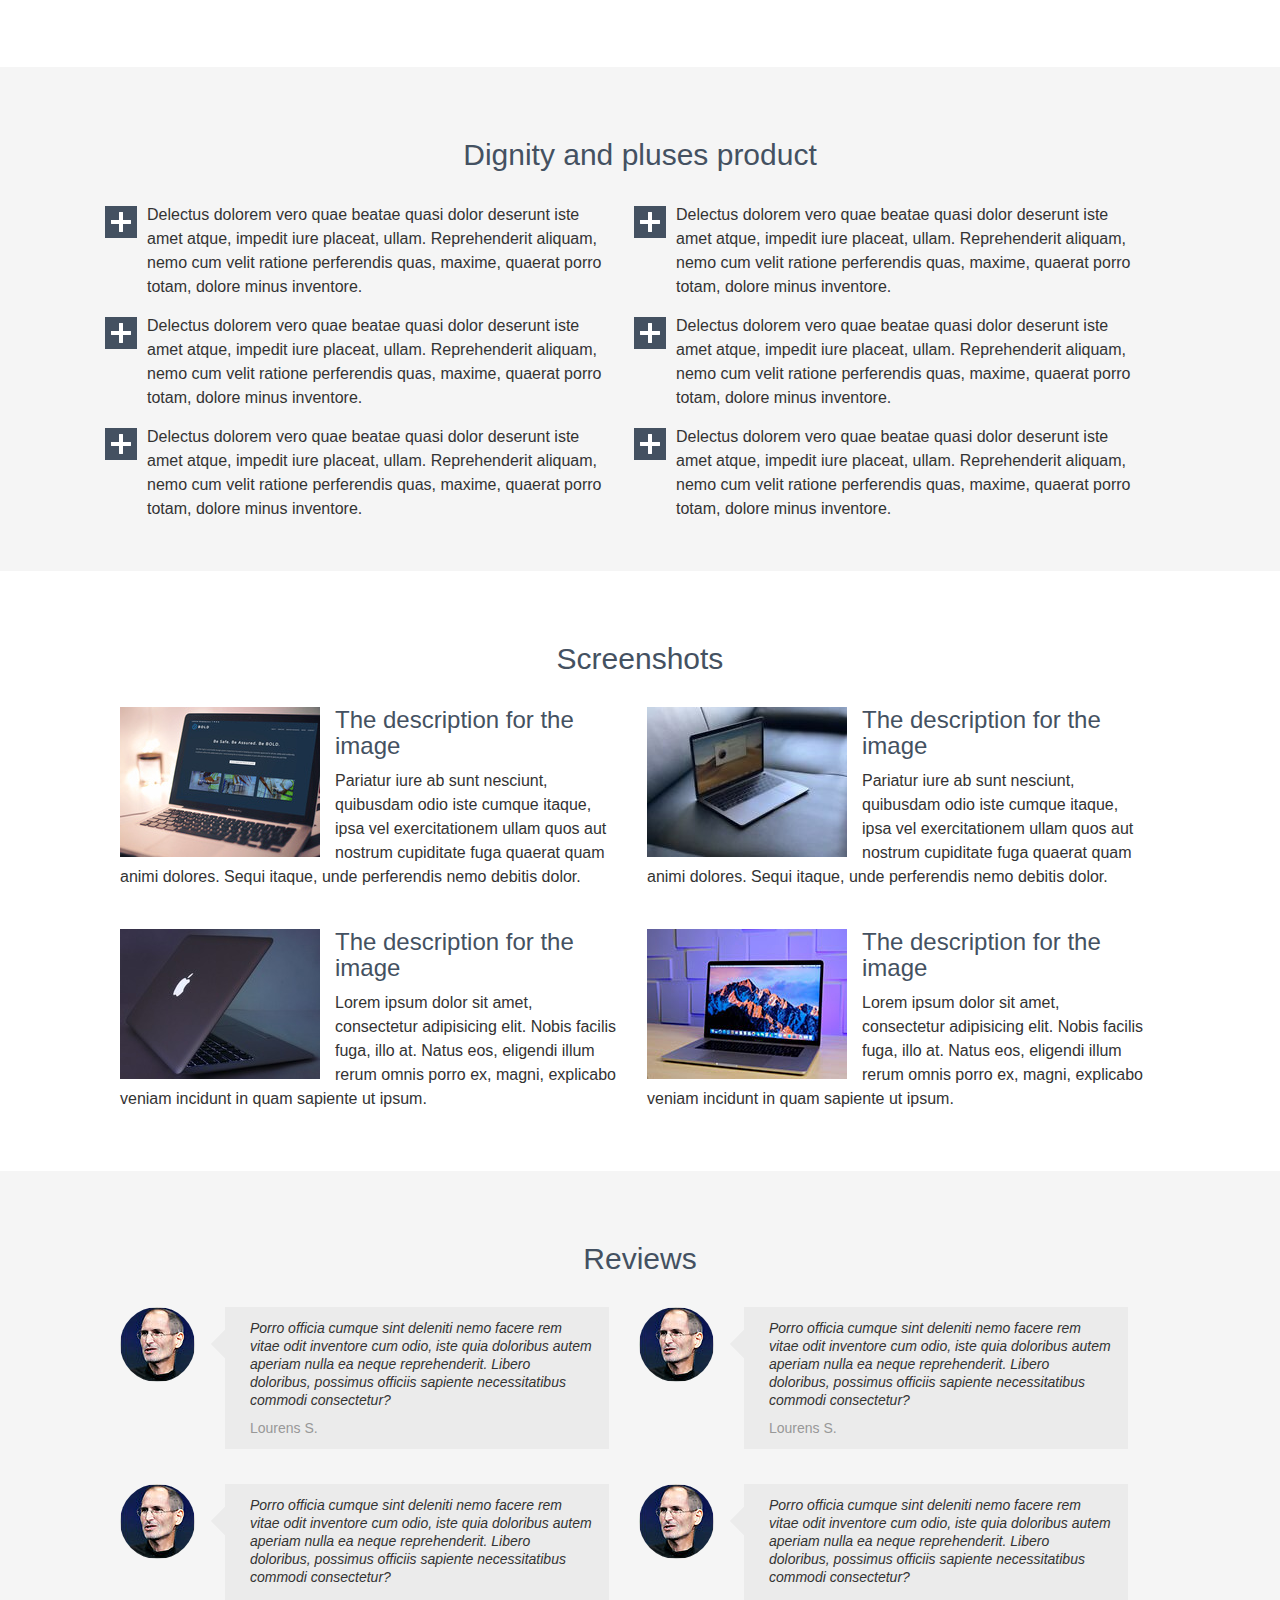
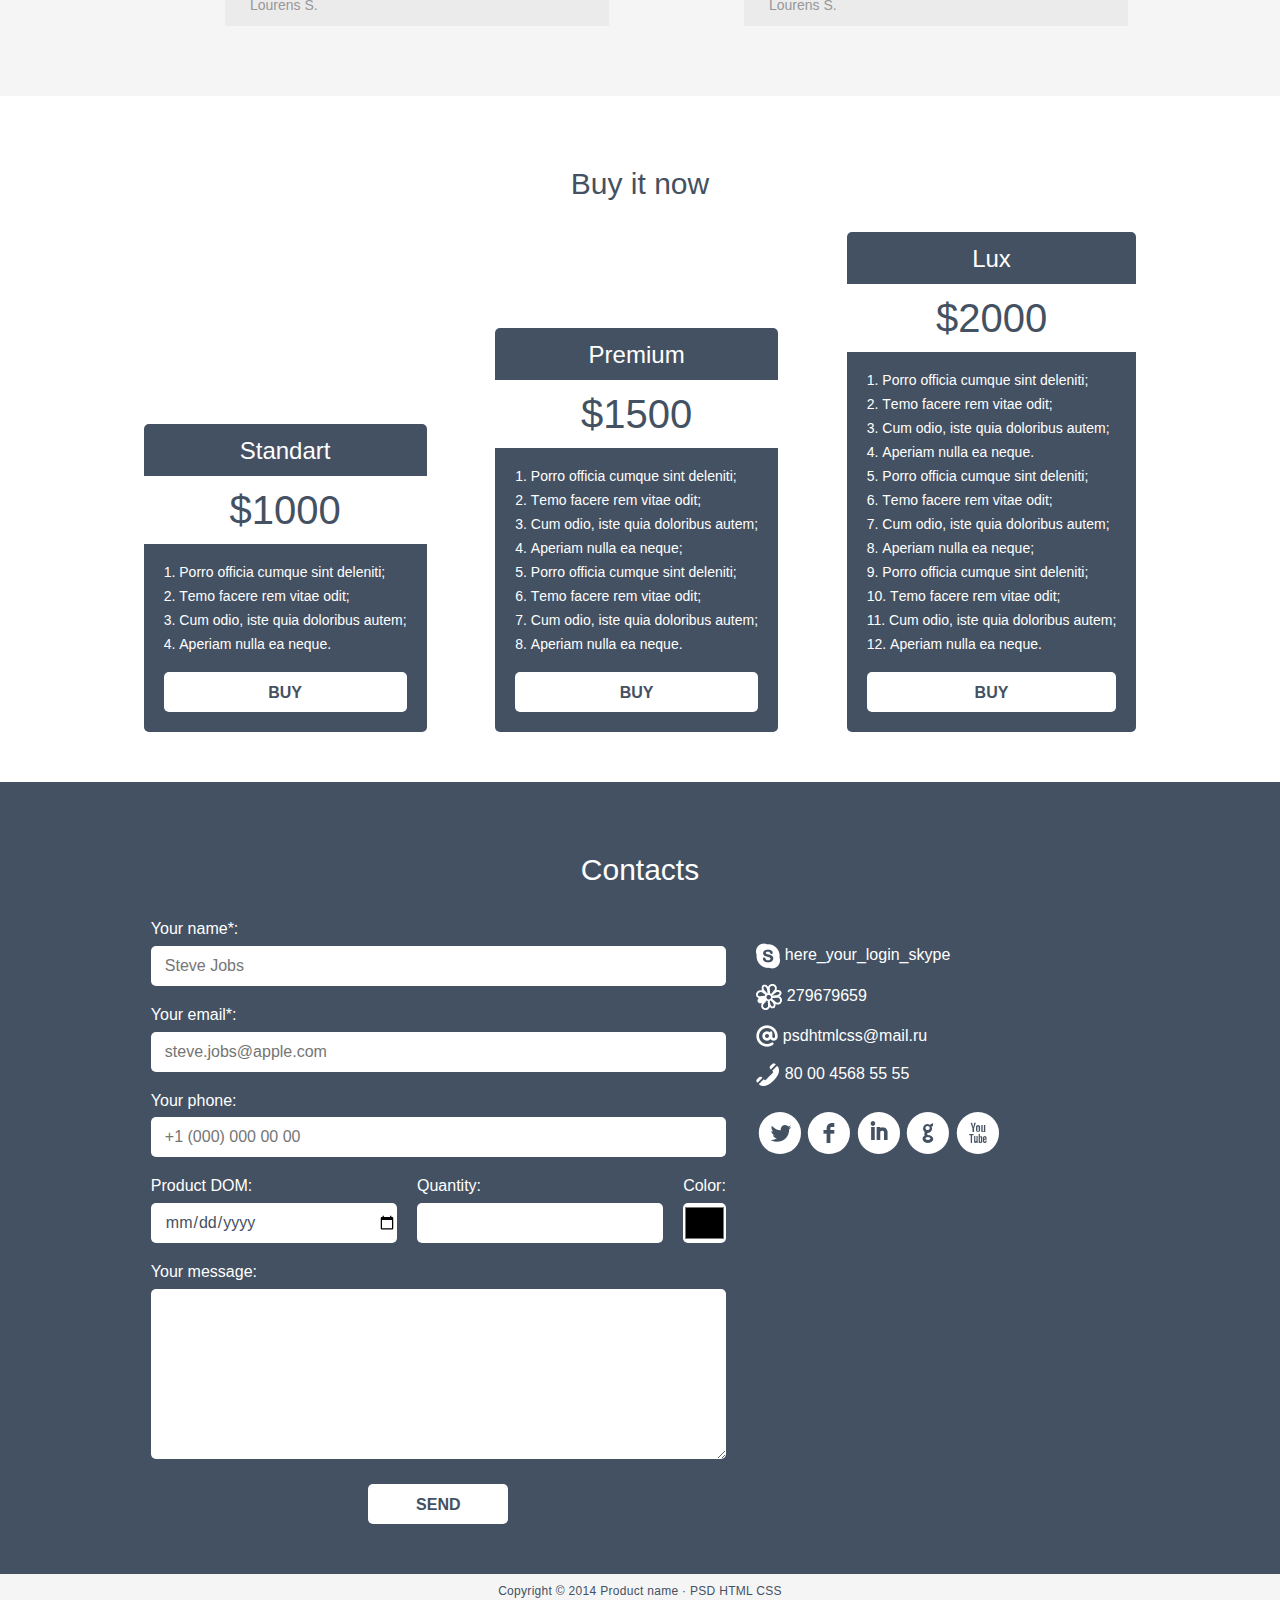
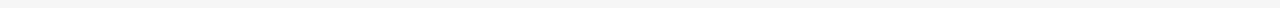
<file: HTML-CSS-level2_product/index.html>
<!DOCTYPE html>
<html lang="en">
<head>
    <meta charset="UTF-8">
    <title>Product</title>
    <meta name="viewport" content="width=device-width, initial-scale=1">
    <link rel="stylesheet" href="https://maxcdn.bootstrapcdn.com/bootstrap/3.3.7/css/bootstrap.min.css" integrity="sha384-BVYiiSIFeK1dGmJRAkycuHAHRg32OmUcww7on3RYdg4Va+PmSTsz/K68vbdEjh4u" crossorigin="anonymous">
    <link rel="stylesheet" href="css/style.css">
</head>

<body>
    <video src="img/product_promo.mp4" muted autoplay loop id="promo"></video>
    <div class="promo padding-site">
        <div class="promo-text">
            Feel the joy of owning a Macbook
            <button class="button btn-promo">see all privileges</button>
        </div>
    </div>
    <main class="container-fluid">
        <section class="product-name padding-site clearfix">
            <div class="row container padding-site-inside">
                <div class="col-md-6">
                    <h1>Product name</h1>
                    <ul class="short-info">
                        <li>Put on this page information about your product</li>
                        <li>A detailed description of your product</li>
                        <li>Tell us about the advantages and merits</li>
                        <li>Associate the page with the payment system</li>
                    </ul>
                </div>
                <div class="col-md-6">
                    <img src="img/product_main.jpg" alt="Product image">
                </div>
            </div>
        </section>
        <section class="product-description  padding-site clearfix">
           <div class="row container padding-site-inside">
                <div class="product-description-text col-md-6">
                    <h2>About your product</h2>
                    <p>Lorem ipsum dolor sit amet, consectetur adipisicing elit. Nobis facilis fuga, illo at. Natus eos, eligendi illum rerum omnis porro ex, magni, explicabo veniam incidunt in quam sapiente ut ipsum.</p>
                    <p>Pariatur iure ab sunt nesciunt, quibusdam odio iste cumque itaque, ipsa vel exercitationem ullam quos aut nostrum cupiditate fuga quaerat quam animi dolores. Sequi itaque, unde perferendis nemo debitis dolor.</p>
                </div>
                <div class="col-md-6">
                    <video src="https://www.apple.com/105/media/us/macbook-air/2018/9f419882_aefd_4083_902e_efcaee17a0b8/films/product/mba-product-tpl-cc-us-2018_1280x720h.mp4" controls></video>
                </div>
            </div>
        </section>
        <section class="product-pluses padding-site clearfix">
            <h2>Dignity and pluses product</h2>
            <ul class="pluses row container padding-site-inside">
                <li class="col-md-6">Delectus dolorem vero quae beatae quasi dolor deserunt iste amet atque, impedit iure placeat, ullam. Reprehenderit aliquam, nemo cum velit ratione perferendis quas, maxime, quaerat porro totam, dolore minus inventore.</li>
                <li class="col-md-6">Delectus dolorem vero quae beatae quasi dolor deserunt iste amet atque, impedit iure placeat, ullam. Reprehenderit aliquam, nemo cum velit ratione perferendis quas, maxime, quaerat porro totam, dolore minus inventore.</li>
                <li class="col-md-6">Delectus dolorem vero quae beatae quasi dolor deserunt iste amet atque, impedit iure placeat, ullam. Reprehenderit aliquam, nemo cum velit ratione perferendis quas, maxime, quaerat porro totam, dolore minus inventore.</li>
                <li class="col-md-6">Delectus dolorem vero quae beatae quasi dolor deserunt iste amet atque, impedit iure placeat, ullam. Reprehenderit aliquam, nemo cum velit ratione perferendis quas, maxime, quaerat porro totam, dolore minus inventore.</li>
                <li class="col-md-6">Delectus dolorem vero quae beatae quasi dolor deserunt iste amet atque, impedit iure placeat, ullam. Reprehenderit aliquam, nemo cum velit ratione perferendis quas, maxime, quaerat porro totam, dolore minus inventore.</li>
                <li class="col-md-6">Delectus dolorem vero quae beatae quasi dolor deserunt iste amet atque, impedit iure placeat, ullam. Reprehenderit aliquam, nemo cum velit ratione perferendis quas, maxime, quaerat porro totam, dolore minus inventore.</li>
            </ul>
        </section>
        <section class="product-screenshots padding-site clearfix">
            <h2>Screenshots</h2>
               <div class="row container padding-site-inside">
                    <div class="product-screenshots-image col-md-6">
                        <div class="screenshot-image">
                            <img src="img/product_screenshot_1.jpg" alt="Zoom in screenshot">
                        </div>
                        <p class="screenshot-image-caption">The description for the image</p>
                        <p class="screenshot-image-description">Pariatur iure ab sunt nesciunt, quibusdam odio iste cumque itaque, ipsa vel exercitationem ullam quos aut nostrum cupiditate fuga quaerat quam animi dolores. Sequi itaque, unde perferendis nemo debitis dolor.</p>
                    </div>
                    <div class="product-screenshots-image col-md-6">
                        <div class="screenshot-image">
                            <img src="img/product_screenshot_2.jpg" alt="Zoom in screenshot">
                        </div>
                        <p class="screenshot-image-caption">The description for the image</p>
                        <p class="screenshot-image-description">Pariatur iure ab sunt nesciunt, quibusdam odio iste cumque itaque, ipsa vel exercitationem ullam quos aut nostrum cupiditate fuga quaerat quam animi dolores. Sequi itaque, unde perferendis nemo debitis dolor.</p>
                    </div>
                    <div class="product-screenshots-image col-md-6">
                        <div class="screenshot-image">
                            <img src="img/product_screenshot_3.jpg" alt="Zoom in screenshot">
                        </div>
                        <p class="screenshot-image-caption">The description for the image</p>
                        <p class="screenshot-image-description">Lorem ipsum dolor sit amet, consectetur adipisicing elit. Nobis facilis fuga, illo at. Natus eos, eligendi illum rerum omnis porro ex, magni, explicabo veniam incidunt in quam sapiente ut ipsum.</p>
                    </div>
                    <div class="product-screenshots-image col-md-6">
                        <div class="screenshot-image">
                            <img src="img/product_screenshot_4.jpg" alt="Zoom in screenshot">
                        </div>
                        <p class="screenshot-image-caption">The description for the image</p>
                        <p class="screenshot-image-description">Lorem ipsum dolor sit amet, consectetur adipisicing elit. Nobis facilis fuga, illo at. Natus eos, eligendi illum rerum omnis porro ex, magni, explicabo veniam incidunt in quam sapiente ut ipsum.</p>
                    </div>
                </div>
        </section>
        <section class="product-reviews padding-site clearfix">
            <h2>Reviews</h2>
               <div class="row container padding-site-inside">
                    <div class="product-reviews-review col-md-6">
                        <img src="img/userpic.jpg" alt="User photo" class="avatar">
                        <blockquote>
                            <p class="text">Porro officia cumque sint deleniti nemo facere rem vitae odit inventore cum odio, iste quia doloribus autem aperiam nulla ea neque reprehenderit. Libero doloribus, possimus officiis sapiente necessitatibus commodi consectetur?</p>
                            <p class="name">Lourens S.</p>
                        </blockquote>
                    </div>
                    <div class="product-reviews-review col-md-6">
                        <img src="img/userpic.jpg" alt="User photo" class="avatar">
                        <blockquote>
                            <p class="text">Porro officia cumque sint deleniti nemo facere rem vitae odit inventore cum odio, iste quia doloribus autem aperiam nulla ea neque reprehenderit. Libero doloribus, possimus officiis sapiente necessitatibus commodi consectetur?</p>
                            <p class="name">Lourens S.</p>
                        </blockquote>
                    </div>
                    <div class="product-reviews-review col-md-6">
                        <img src="img/userpic.jpg" alt="User photo" class="avatar">
                        <blockquote>
                            <p class="text">Porro officia cumque sint deleniti nemo facere rem vitae odit inventore cum odio, iste quia doloribus autem aperiam nulla ea neque reprehenderit. Libero doloribus, possimus officiis sapiente necessitatibus commodi consectetur?</p>
                            <p class="name">Lourens S.</p>
                        </blockquote>
                    </div>
                    <div class="product-reviews-review col-md-6">
                        <img src="img/userpic.jpg" alt="User photo" class="avatar">
                        <blockquote>
                            <p class="text">Porro officia cumque sint deleniti nemo facere rem vitae odit inventore cum odio, iste quia doloribus autem aperiam nulla ea neque reprehenderit. Libero doloribus, possimus officiis sapiente necessitatibus commodi consectetur?</p>
                            <p class="name">Lourens S.</p>
                        </blockquote>
                    </div>
                </div>
        </section>
        <section class="product-prices padding-site">
            <h2>Buy it now</h2>
            <div class="grid-prices row container padding-site-inside">
                <div class="product-prices-price">
                    <div class="price-plan">Standart</div>
                    <div class="price-value">$1000</div>
                    <ol class="price-options">
                        <li>Porro officia cumque sint deleniti; </li>
                        <li>Тemo facere rem vitae odit;</li>
                        <li>Cum odio, iste quia doloribus autem;</li>
                        <li>Aperiam nulla ea neque.</li>
                    </ol>
                    <a href="#" class="button btn-buy">Buy</a>
                </div>
                <div class="product-prices-price">
                    <div class="price-plan">Premium</div>
                    <div class="price-value">$1500</div>
                    <ol class="price-options">
                        <li>Porro officia cumque sint deleniti; </li>
                        <li>Тemo facere rem vitae odit;</li>
                        <li>Cum odio, iste quia doloribus autem;</li>
                        <li>Aperiam nulla ea neque;</li>
                        <li>Porro officia cumque sint deleniti;</li>
                        <li>Тemo facere rem vitae odit;</li>
                        <li>Cum odio, iste quia doloribus autem;</li>
                        <li>Aperiam nulla ea neque.</li>
                    </ol>
                    <a href="#" class="button btn-buy">Buy</a>
                </div>
                <div class="product-prices-price">
                    <div class="price-plan">Lux</div>
                    <div class="price-value">$2000</div>
                    <ol class="price-options">
                        <li>Porro officia cumque sint deleniti; </li>
                        <li>Тemo facere rem vitae odit;</li>
                        <li>Cum odio, iste quia doloribus autem;</li>
                        <li>Aperiam nulla ea neque.</li>
                        <li>Porro officia cumque sint deleniti;</li>
                        <li>Тemo facere rem vitae odit;</li>
                        <li>Cum odio, iste quia doloribus autem;</li>
                        <li>Aperiam nulla ea neque;</li>
                        <li>Porro officia cumque sint deleniti; </li>
                        <li>Тemo facere rem vitae odit;</li>
                        <li>Cum odio, iste quia doloribus autem;</li>
                        <li>Aperiam nulla ea neque.</li>
                    </ol>
                    <a href="#" class="button btn-buy">Buy</a>
                </div>
            </div>
        </section>
        <div class="clr"></div>
    </main>
    <footer class="container-fluid">
        <section class="contacts padding-site clearfix">
            <h2>Contacts</h2>
            <div class="row">
                <form action="index.html" class="col-md-offset-1 col-md-6" method="post">
                    <label for="name">Your name*:</label><br/>
                    <input type="text" id="name" placeholder="Steve Jobs" required><br/>
                    <label for="email">Your email*:</label><br/>
                    <input type="email" id="email" placeholder="steve.jobs@apple.com" pattern="^([A-Za-z0-9\.-]+)(@)([A-Za-z0-9\.-]{2,})(\.)([A-Za-z0-9\.-]{2,})$" required><br/>
                    <label for="phone">Your phone:</label><br/>
                    <input type="tel" id="phone" placeholder="+1 (000) 000 00 00"><br/>
                    <div class="product">
                        <div class="product-option">
                            <label for="product_DOM">Product DOM:</label><br/>
                            <input type="date" id="product_DOM">
                        </div>
                        <div class="product-option"> 
                            <label for="product_quantity">Quantity:</label><br/>
                            <input type="number" id="product_quantity"><br/>
                        </div>
                        <div class="product-option">   
                            <label for="product_color">Color:</label><br/>
                            <input type="color" id="product_color">
                        </div>
                    </div>
                    <label for="comments">Your message:</label><br/>
                    <textarea id="comments"></textarea>
                    <input type="submit" value="Send" class="button btn-send">
                </form>
                <div class="contacts-links col-md-4">
                    <div class="contacts-links-link">
                        <img src="img/skype_icon.png" alt="Skype">
                        here_your_login_skype
                    </div>
                    <div class="contacts-links-link">
                        <img src="img/icq_icon.png" alt="ICQ">
                        279679659
                    </div>
                    <div class="contacts-links-link">
                        <img src="img/email_icon.png" alt="E-mail">
                        psdhtmlcss@mail.ru
                    </div>
                    <div class="contacts-links-link">
                        <img src="img/phone_icon.png" alt="Phone">
                        80 00 4568 55 55
                    </div>
                    <div class="contacts-networks">
                        <a href="#">l</a>
                        <a href="#">f</a>
                        <a href="#">i</a>
                        <a href="#">g</a>
                        <a href="#">x</a>
                    </div>
                </div>
            </div>
        </section>
        <div class="contacts-copyrights">Copyright &copy; 2014 Product name · PSD HTML CSS</div>
    </footer>
    <script src="https://ajax.googleapis.com/ajax/libs/jquery/1.12.4/jquery.min.js"></script>
    <script src="https://maxcdn.bootstrapcdn.com/bootstrap/3.3.7/js/bootstrap.min.js" integrity="sha384-Tc5IQib027qvyjSMfHjOMaLkfuWVxZxUPnCJA7l2mCWNIpG9mGCD8wGNIcPD7Txa" crossorigin="anonymous"></script>
</body>

</html>
</file>
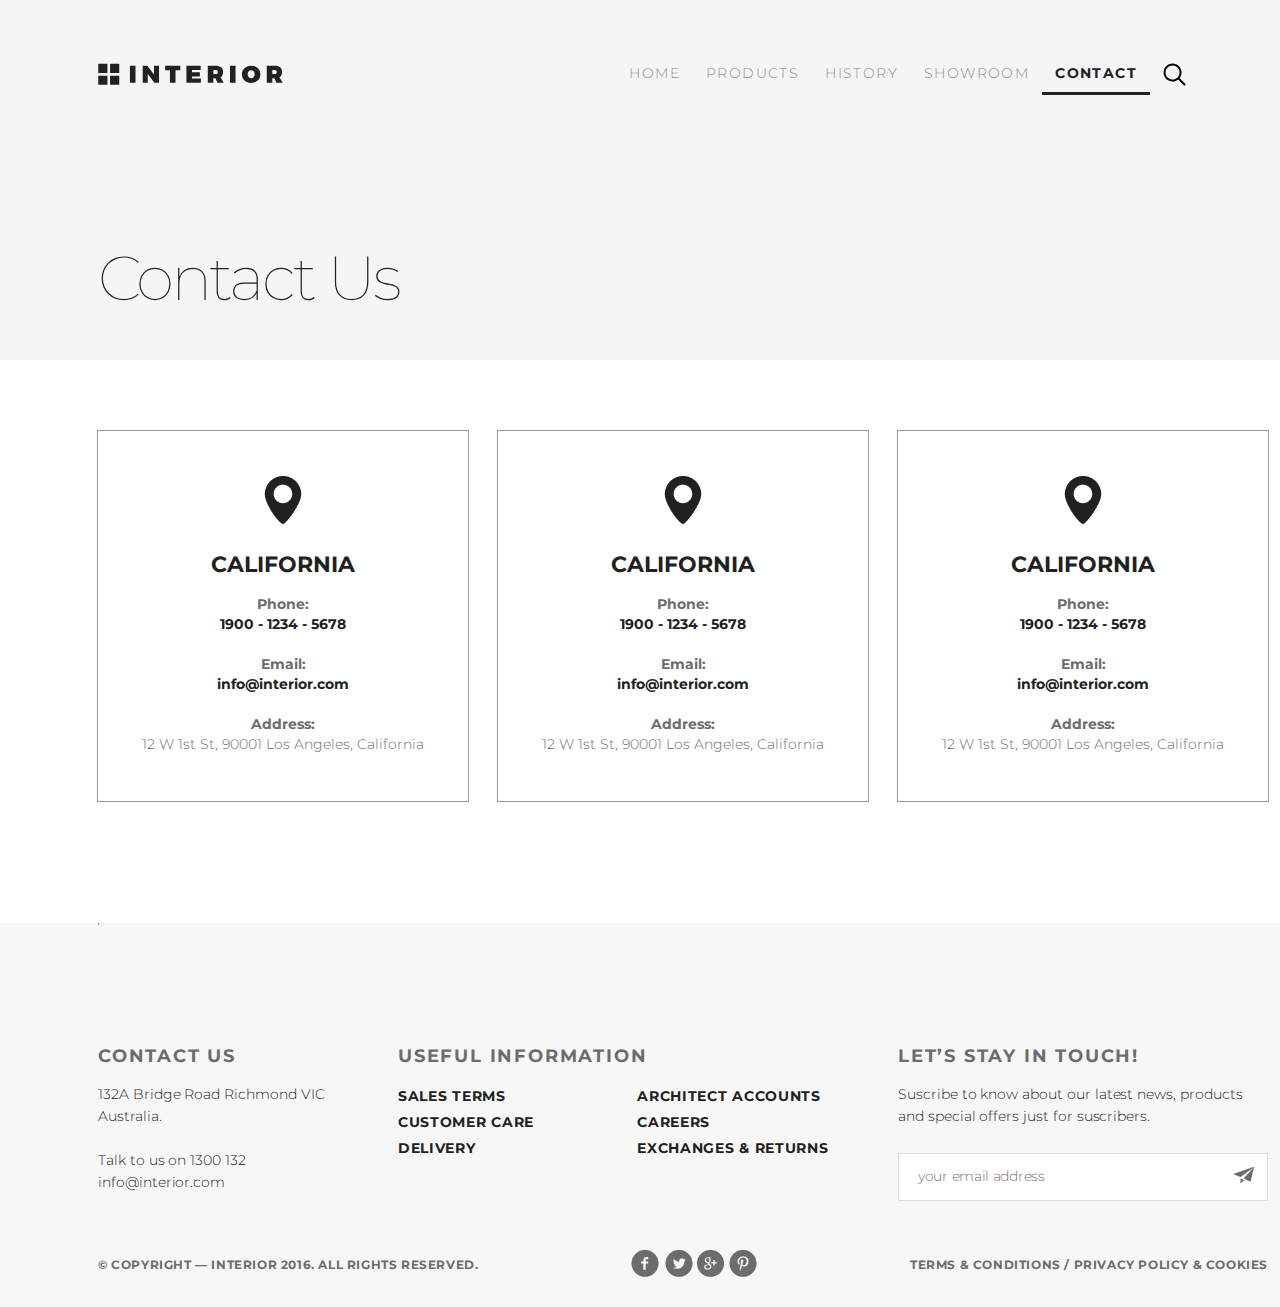
<file: HTML-CSS-level1_furniture-shop/contact.html>
<!DOCTYPE html>
<html lang="en">
<head>
    <meta charset="UTF-8">
    <title>Contact us | Interior | Furniture shop</title>
    <link rel="stylesheet" href="css/style.css">
    <link href="https://fonts.googleapis.com/css?family=Montserrat:100,300,400,700&display=swap" rel="stylesheet">
    <link rel="stylesheet" href="css/all.css">
    <link rel="shortcut icon" href="img/logo-shortcut.svg" type="image/svg"> 
</head>
<body>
    <div class="container">
        <div class="HeroSection padding-site">
            <div class="header clearfix">
                    <a href="index.html"><img src="img/logo.svg" alt="logo"></a>
                    <ul class="menu clearfix">
                      <li class="menu-list"><a href="index.html" class="menu-link">HOME</a></li>
                      <li class="menu-list"><a href="product.html" class="menu-link">PRODUCTS</a></li>
                      <li class="menu-list"><a href="#" class="menu-link">HISTORY</a></li>
                      <li class="menu-list"><a href="#" class="menu-link">SHOWROOM</a></li>
                      <li class="menu-list"><a href="#" class="menu-link menu-link-active">CONTACT</a></li>
                      <li class="menu-list"><a href="#" class="menu-link"><img src="img/search.svg" alt="search"></a></li>
                    </ul>
                </div>
            <h1>Contact Us</h1>
        </div>
        <div class="ContactSection padding-site">
            <div class="location">
               <div class="state">
                    <a href="#" class="tag"><img src="img/tag.png" alt="Show on map"></a>
                    <h3>California</h3> 
               </div>
               <div class="contacts">
                    Phone:<br>
                    <p class="phone">1900 - 1234 - 5678</p><br>
                    Email:<br>
                    <p class="phone">info@interior.com</p><br>
                    Address:<br>
                    <p class="address">12 W 1st St, 90001 Los Angeles, California</p>
               </div>
            </div>
            <div class="location">
                <div class="state">
                    <a href="#" class="tag"><img src="img/tag.png" alt="Show on map"></a>
                    <h3>California</h3> 
               </div>
                <div class="contacts">
                    Phone:<br>
                    <p class="phone">1900 - 1234 - 5678</p><br>
                    Email:<br>
                    <p class="phone">info@interior.com</p><br>
                    Address:<br>
                    <p class="address">12 W 1st St, 90001 Los Angeles, California</p>
               </div>
            </div>
            <div class="location">
               <div class="state">
                    <a href="#" class="tag"><img src="img/tag.png" alt="Show on map"></a>
                    <h3>California</h3> 
               </div>
               <div class="contacts">
                    Phone:<br>
                    <p class="phone">1900 - 1234 - 5678</p><br>
                    Email:<br>
                    <p class="phone">info@interior.com</p><br>
                    Address:<br>
                    <p class="address">12 W 1st St, 90001 Los Angeles, California</p>
               </div>
            </div>
        </div>  
        <div class="clr"></div>    
    </div>
    <div class="Footer padding-site">
            <hr style="display: block; width: 0; margin: 0;">
            <div class="Footer-blocks">
                <div class="contact">
                    <p class="SubTitle">Contact Us</p>
                    <p class="footer-text">132A Bridge Road Richmond VIC Australia. <br><br> Talk to us on 1300 132 info@interior.com</p>
                </div>
                <div class="information">
                    <p class="SubTitle">Useful Information</p>
                    <ul class="info-list">
                        <li><a href="#" class="info-link">Sales terms</a></li>
                        <li><a href="#" class="info-link">Customer care</a></li>
                        <li><a href="#" class="info-link">Delivery</a></li>
                    </ul>
                    <ul class="info-list" style="margin-left: 103px">
                        <li><a href="#" class="info-link">Architect accounts</a></li>
                        <li><a href="#" class="info-link">Careers</a></li>
                        <li><a href="#" class="info-link">Exchanges &amp;&nbsp;returns</a></li>
                    </ul>
                </div>
                <div class="subscribe">
                    <p class="SubTitle">Let’s Stay in Touch!</p>
                    <p class="footer-text">Suscribe to know about our latest news, products and special offers just for suscribers.</p>
                    <div class="input-group">
                      <input type="email" placeholder="your email address">
                      <button type="submit"><img src="img/send.png" alt="Send"></button>
                    </div>
                </div>
            </div>
            <div class="Footer-span footer-RTC">
                <p>&copy;&nbsp;Copyright&nbsp;&mdash; INTERIOR 2016. All Rights Reserved.</p>
                <div class="networks">
                  <a href="#"><img src="img/facebook.png" alt="Facebook"></a>
                  <a href="#"><img src="img/twitter.png" alt="Twitter"></a>
                  <a href="#"><img src="img/google.png" alt="Google"></a>
                  <a href="#"><img src="img/pinterest.png" alt="Pinterest"></a>
                </div>
                <p><a href="#">Terms &amp;&nbsp;Conditions</a>&nbsp;/ <a href="#">Privacy policy &amp;&nbsp;Cookies</a></p> 
            </div>
        </div>
</body>
</html>
</file>
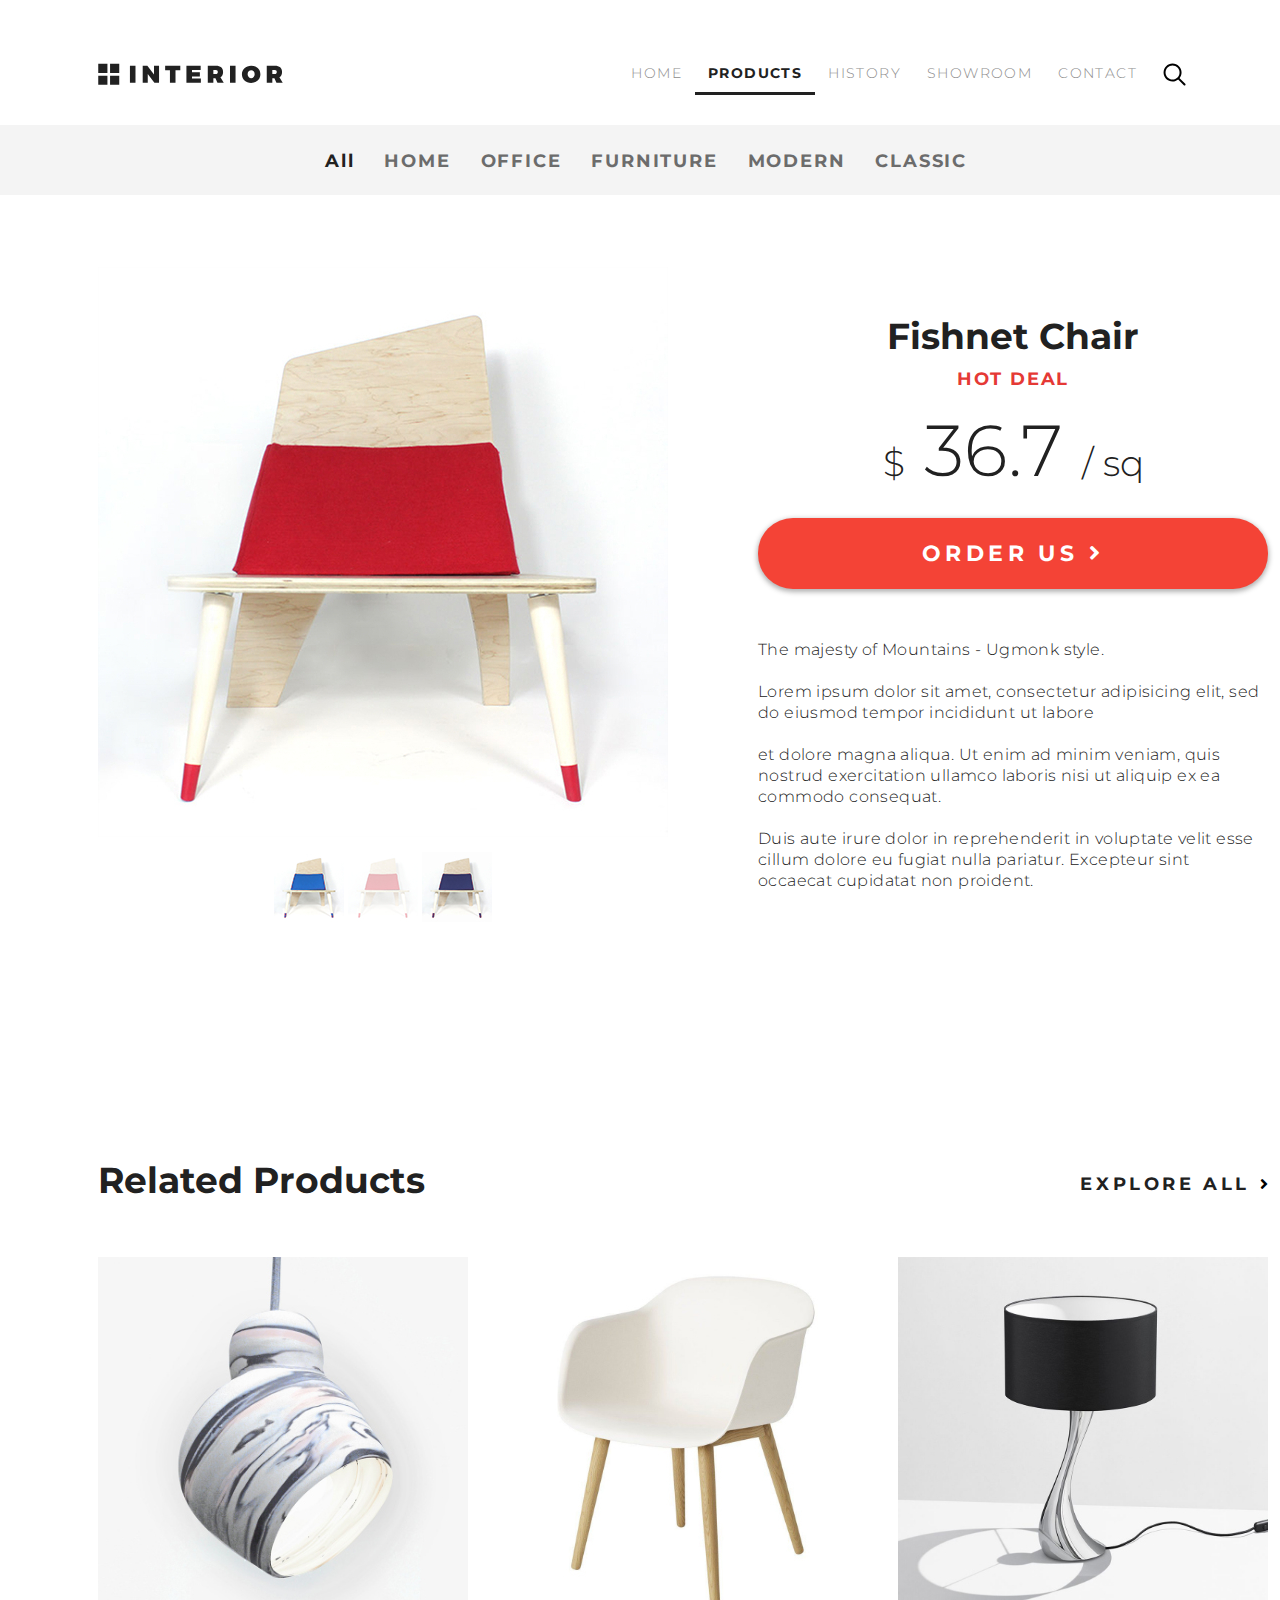
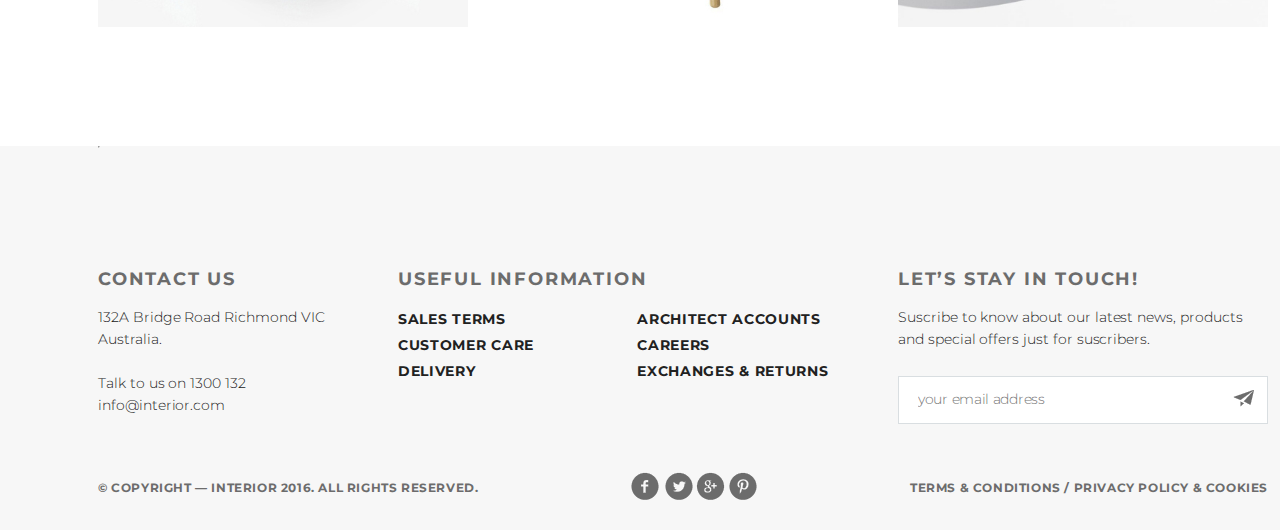
<file: HTML-CSS-level1_furniture-shop/item.html>
<!DOCTYPE html>
<html lang="en">
<head>
    <meta charset="UTF-8">
    <title>Fishnet Chair | Interior | Furniture shop</title>
    <link rel="stylesheet" href="css/style.css">
    <link href="https://fonts.googleapis.com/css?family=Montserrat:100,300,400,700&display=swap" rel="stylesheet">
    <link rel="stylesheet" href="css/all.css">
    <link rel="shortcut icon" href="img/logo-shortcut.svg" type="image/svg"> 
</head>
<body>
    <div class="container">
        <div class="header padding-site clearfix">
            <a href="index.html"><img src="img/logo.svg" alt="logo"></a>
            <ul class="menu clearfix">
                <li class="menu-list"><a href="index.html" class="menu-link">HOME</a></li>
                <li class="menu-list"><a href="#" class="menu-link menu-link-active">PRODUCTS</a></li>
                <li class="menu-list"><a href="#" class="menu-link">HISTORY</a></li>
                <li class="menu-list"><a href="#" class="menu-link">SHOWROOM</a></li>
                <li class="menu-list"><a href="contact.html" class="menu-link">CONTACT</a></li>
                <li class="menu-list"><a href="#" class="menu-link"><img src="img/search.svg" alt="search"></a></li>
            </ul>
        </div>
        <div class="nav">
            <ul class="tab">
                <li class="tab-list"><a href="#" class="nav-tab-link nav-tab-link-active">All</a></li>
                <li class="tab-list"><a href="#" class="nav-tab-link">HOME</a></li>
                <li class="tab-list"><a href="#" class="nav-tab-link">OFFICE</a></li>
                <li class="tab-list"><a href="#" class="nav-tab-link">FURNITURE</a></li>
                <li class="tab-list"><a href="#" class="nav-tab-link">MODERN</a></li>
                <li class="tab-list"><a href="#" class="nav-tab-link">CLASSIC</a></li>
            </ul>
        </div>
        <div class="ItemSection padding-site clearfix">
            <div class="photos">
                <a href="#"><img src="img/product-L-2.jpg" alt="see photo"></a>
                <div class="preview">
                    <a href="#"><img src="img/product-L-2_preview%201.jpg" alt="see option"></a>
                    <a href="#"><img src="img/product-L-2_preview%202.jpg" alt="see option"></a>
                    <a href="#"><img src="img/product-L-2_preview%203.jpg" alt="see option"></a>
                </div>
            </div>
            <div class="details">
                <h2>Fishnet Chair</h2>
                <p class="SubTitle ST-HotDeal">Hot Deal</p>
                <p class="price">$<span class="value"> 36.7 </span>/ sq</p>
                <a href="#" class="buyButton-text buyButton-form">Order Us <i class="fa fa-angle-right" aria-hidden="true"></i></a>
                <p class="full-description">The majesty of Mountains - Ugmonk style.
                    <br><br>Lorem ipsum dolor sit amet, consectetur adipisicing elit, sed do eiusmod tempor incididunt ut labore
                    <br><br>et dolore magna aliqua. Ut enim ad minim veniam, quis nostrud exercitation ullamco laboris nisi ut aliquip ex ea commodo consequat. 
                    <br><br>Duis aute irure dolor in reprehenderit in voluptate velit esse cillum dolore eu fugiat nulla pariatur. Excepteur sint occaecat cupidatat non proident.
                </p>
            </div>
        </div>
        <div class="ProductsSection padding-site" id="PS-Related">
            <h2>Related Products</h2>
            <div class="button-gost"><a href="product.html" class="button-text">explore all</a><i class="fa fa-angle-right" aria-hidden="true"></i></div>
            <div class="ProductsSection-content three-photo-grid">
                    <a href="#"><img src="img/product-M-1.jpg" alt="product-1" class="product-M"></a>
                    <a href="#"><img src="img/product-M-2.jpg" alt="product-2" class="product-M"></a>
                    <a href="#"><img src="img/product-M-3.jpg" alt="product-3" class="product-M"></a>
            </div>
        </div>
        <div class="clr"></div>
    </div>  
    <div class="Footer padding-site">
            <hr style="display: block; width: 0; margin: 0;">
            <div class="Footer-blocks">
                <div class="contact">
                    <p class="SubTitle">Contact Us</p>
                    <p class="footer-text">132A Bridge Road Richmond VIC Australia. <br><br> Talk to us on 1300 132 info@interior.com</p>
                </div>
                <div class="information">
                    <p class="SubTitle">Useful Information</p>
                    <ul class="info-list">
                        <li><a href="#" class="info-link">Sales terms</a></li>
                        <li><a href="#" class="info-link">Customer care</a></li>
                        <li><a href="#" class="info-link">Delivery</a></li>
                    </ul>
                    <ul class="info-list" style="margin-left: 103px">
                        <li><a href="#" class="info-link">Architect accounts</a></li>
                        <li><a href="#" class="info-link">Careers</a></li>
                        <li><a href="#" class="info-link">Exchanges &amp;&nbsp;returns</a></li>
                    </ul>
                </div>
                <div class="subscribe">
                    <p class="SubTitle">Let’s Stay in Touch!</p>
                    <p class="footer-text">Suscribe to know about our latest news, products and special offers just for suscribers.</p>
                    <div class="input-group">
                      <input type="email" placeholder="your email address">
                      <button type="submit"><img src="img/send.png" alt="Send"></button>
                    </div>
                </div>
            </div>
            <div class="Footer-span footer-RTC">
                <p>&copy;&nbsp;Copyright&nbsp;&mdash; INTERIOR 2016. All Rights Reserved.</p>
                <div class="networks">
                  <a href="#"><img src="img/facebook.png" alt="Facebook"></a>
                  <a href="#"><img src="img/twitter.png" alt="Twitter"></a>
                  <a href="#"><img src="img/google.png" alt="Google"></a>
                  <a href="#"><img src="img/pinterest.png" alt="Pinterest"></a>
                </div>
                <p><a href="#">Terms &amp;&nbsp;Conditions</a>&nbsp;/ <a href="#">Privacy policy &amp;&nbsp;Cookies</a></p> 
            </div>
     </div>
</body>
</html>
</file>
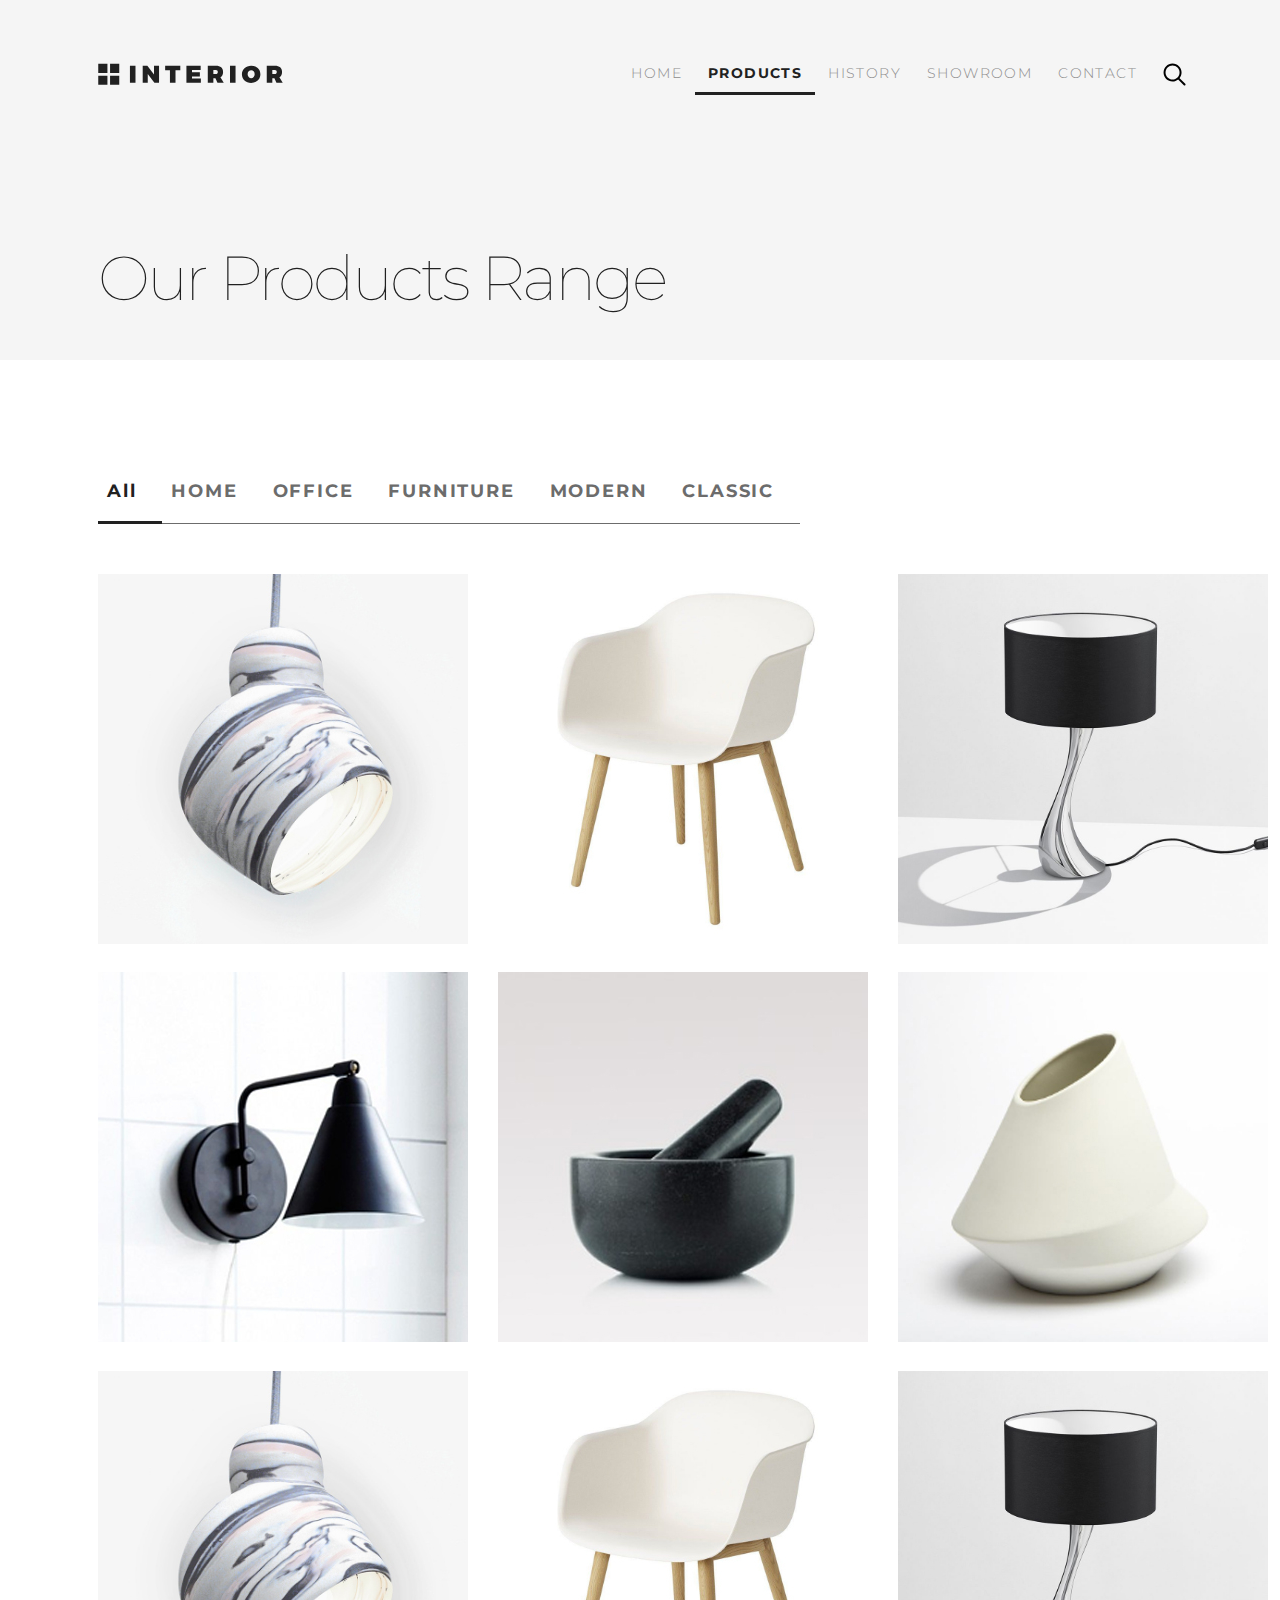
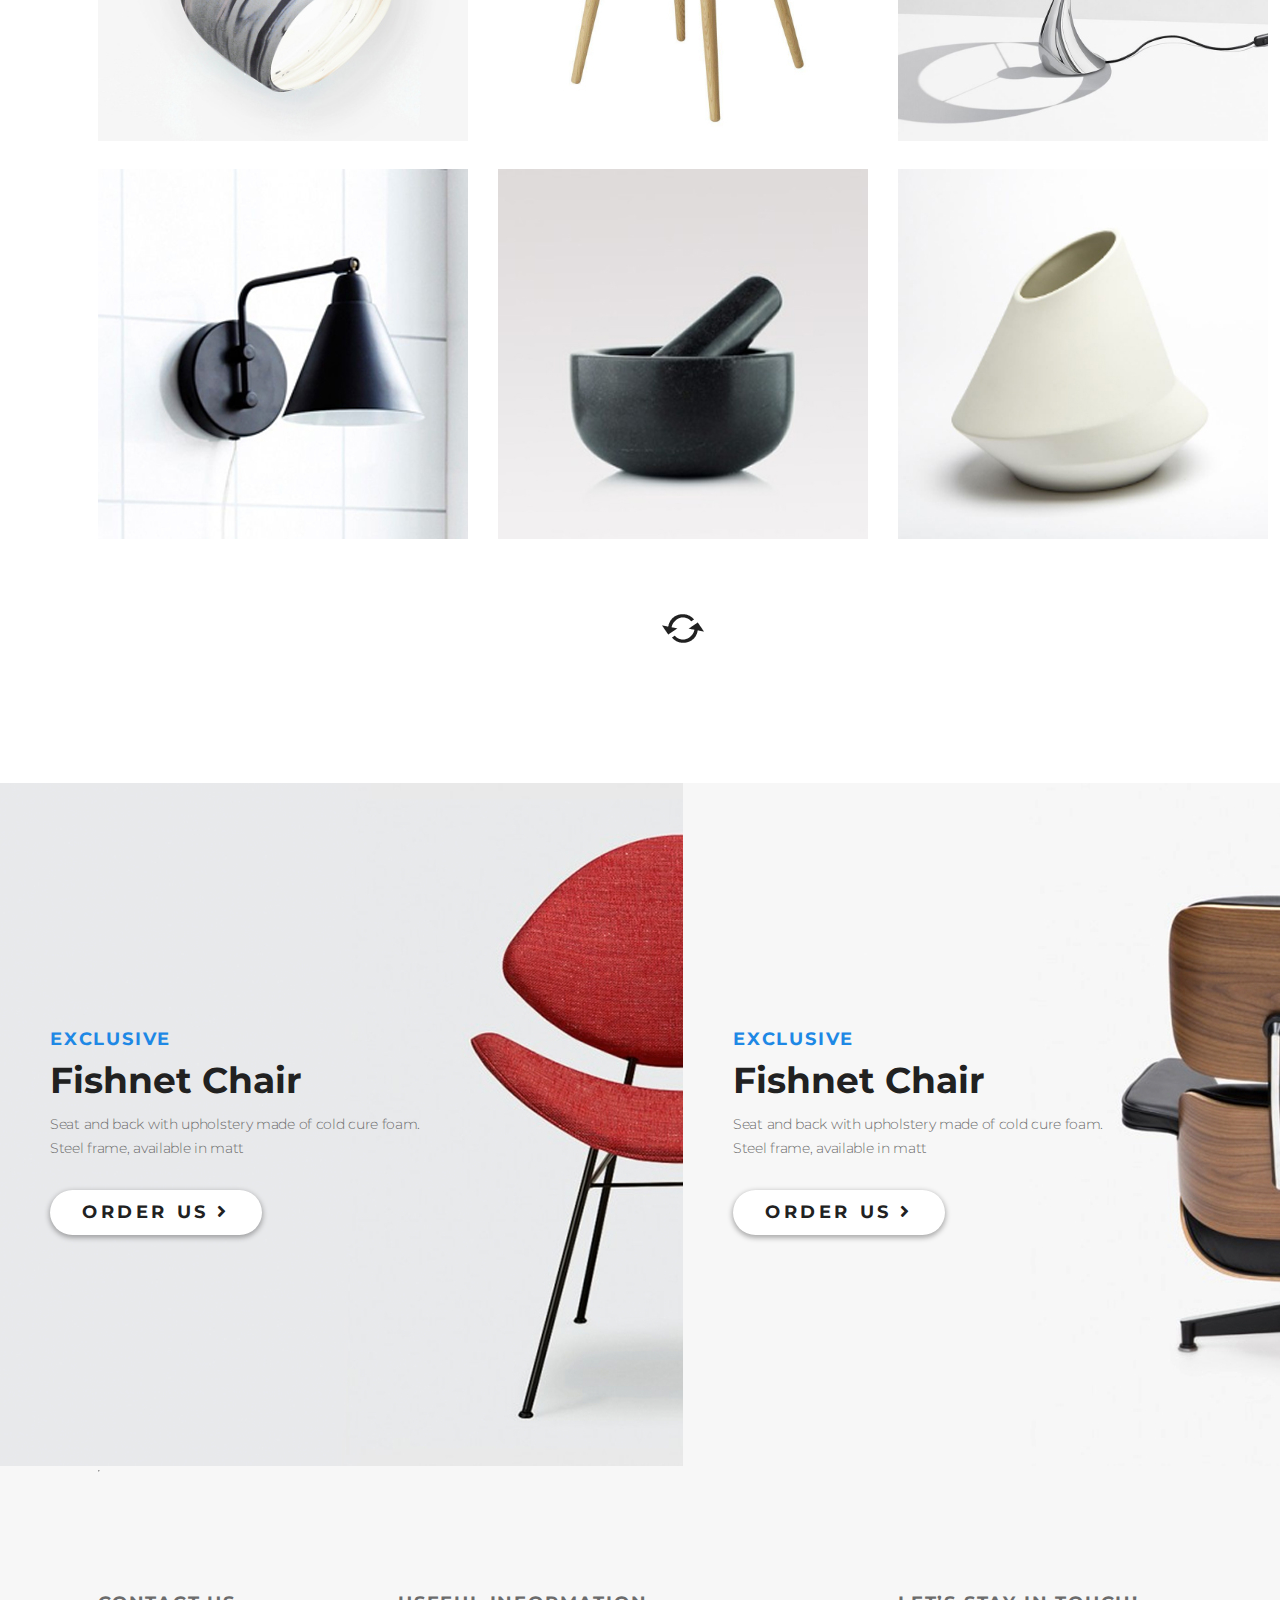
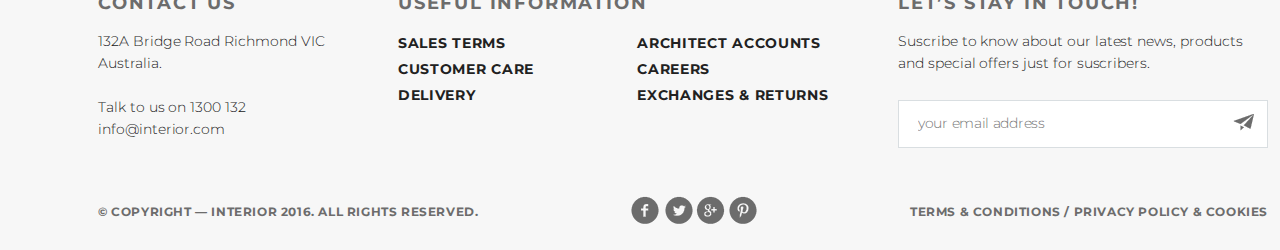
<file: HTML-CSS-level1_furniture-shop/product.html>
<!DOCTYPE html>
<html lang="en">
<head>
    <meta charset="UTF-8">
    <title>Products | Interior | Furniture shop</title>
    <link rel="stylesheet" href="css/style.css">
    <link href="https://fonts.googleapis.com/css?family=Montserrat:100,300,400,700&display=swap" rel="stylesheet">
    <link rel="stylesheet" href="css/all.css">
    <link rel="shortcut icon" href="img/logo-shortcut.svg" type="image/svg"> 
</head>

<body>
    <div class="container">
        <div class="HeroSection padding-site">
            <div class="header clearfix">
                    <a href="index.html"><img src="img/logo.svg" alt="logo"></a>
                    <ul class="menu clearfix">
                      <li class="menu-list"><a href="index.html" class="menu-link">HOME</a></li>
                      <li class="menu-list"><a href="#" class="menu-link menu-link-active">PRODUCTS</a></li>
                      <li class="menu-list"><a href="#" class="menu-link">HISTORY</a></li>
                      <li class="menu-list"><a href="#" class="menu-link">SHOWROOM</a></li>
                      <li class="menu-list"><a href="contact.html" class="menu-link">CONTACT</a></li>
                      <li class="menu-list"><a href="#" class="menu-link"><img src="img/search.svg" alt="search"></a></li>
                    </ul>
             </div>
             <h1>Our Products Range</h1>
        </div>
        <div class="ProductsSection padding-site">
            <ul class="tab">
                <li class="tab-list"><a href="#" class="small-tab-link small-tab-link-active">All</a></li>
                <li class="tab-list"><a href="#" class="small-tab-link">HOME</a></li>
                <li class="tab-list"><a href="#" class="small-tab-link">OFFICE</a></li>
                <li class="tab-list"><a href="#" class="small-tab-link">FURNITURE</a></li>
                <li class="tab-list"><a href="#" class="small-tab-link">MODERN</a></li>
                <li class="tab-list"><a href="#" class="small-tab-link">CLASSIC</a></li>
            </ul>
            <div class="ProductsSection-content twelve-photo-grid">
                <a href="item.html"><img src="img/product-M-1.jpg" alt="product-1" class="product-M"></a>
                <a href="item.html"><img src="img/product-M-2.jpg" alt="product-2" class="product-M"></a>
                <a href="item.html"><img src="img/product-M-3.jpg" alt="product-3" class="product-M"></a>
                <a href="item.html"><img src="img/product-M-4.jpg" alt="product-4" class="product-M"></a>
                <a href="item.html"><img src="img/product-M-5.jpg" alt="product-5" class="product-M"></a>
                <a href="item.html"><img src="img/product-M-6.jpg" alt="product-6" class="product-M"></a>
                <a href="item.html"><img src="img/product-M-1.jpg" alt="product-1" class="product-M"></a>
                <a href="item.html"><img src="img/product-M-2.jpg" alt="product-2" class="product-M"></a>
                <a href="item.html"><img src="img/product-M-3.jpg" alt="product-3" class="product-M"></a>
                <a href="item.html"><img src="img/product-M-4.jpg" alt="product-4" class="product-M"></a>
                <a href="item.html"><img src="img/product-M-5.jpg" alt="product-5" class="product-M"></a>
                <a href="item.html"><img src="img/product-M-6.jpg" alt="product-6" class="product-M"></a>
            </div>
            <a href="#" class="button-load-more"><img src="img/load-more.png" alt="Load more"></a>
        </div>
        <div class="PromoSection clearfix">
            <div class="PromoSection-content">
               <img src="img/promo-img1.jpg" alt="promo-1">
               <div class="product-XL">
                    <p class="SubTitle ST-Exclusive">exclusive</p>
                    <h2>Fishnet Chair</h2>
                    <p class="description description-XL">Seat and back with upholstery made of cold cure foam. Steel frame, available in matt</p>
                    <a href="item.html" class="button-text button-form">Order Us <i class="fa fa-angle-right" aria-hidden="true"></i></a>
                </div>
            </div>
            <div class="PromoSection-content">
                <img src="img/promo-img2.jpg" alt="promo-2">
                    <div class="product-XL">
                    <p class="SubTitle ST-Exclusive">exclusive</p>
                    <h2>Fishnet Chair</h2>
                    <p class="description description-XL">Seat and back with upholstery made of cold cure foam. <br> Steel frame, available in matt</p>
                    <a href="item.html" class="button-text button-form">Order Us <i class="fa fa-angle-right" aria-hidden="true"></i></a>
                 </div>
            </div>
        </div>
        <div class="clr"></div>
    </div>
    <div class="Footer padding-site">
            <hr style="display: block; width: 0; margin: 0;">
            <div class="Footer-blocks">
                <div class="contact">
                    <p class="SubTitle">Contact Us</p>
                    <p class="footer-text">132A Bridge Road Richmond VIC Australia. <br><br> Talk to us on 1300 132 info@interior.com</p>
                </div>
                <div class="information">
                    <p class="SubTitle">Useful Information</p>
                    <ul class="info-list">
                        <li><a href="#" class="info-link">Sales terms</a></li>
                        <li><a href="#" class="info-link">Customer care</a></li>
                        <li><a href="#" class="info-link">Delivery</a></li>
                    </ul>
                    <ul class="info-list" style="margin-left: 103px">
                        <li><a href="#" class="info-link">Architect accounts</a></li>
                        <li><a href="#" class="info-link">Careers</a></li>
                        <li><a href="#" class="info-link">Exchanges &amp;&nbsp;returns</a></li>
                    </ul>
                </div>
                <div class="subscribe">
                    <p class="SubTitle">Let’s Stay in Touch!</p>
                    <p class="footer-text">Suscribe to know about our latest news, products and special offers just for suscribers.</p>
                    <div class="input-group">
                      <input type="email" placeholder="your email address">
                      <button type="submit"><img src="img/send.png" alt="Send"></button>
                    </div>
                </div>
            </div>
            <div class="Footer-span footer-RTC">
                <p>&copy;&nbsp;Copyright&nbsp;&mdash; INTERIOR 2016. All Rights Reserved.</p>
                <div class="networks">
                  <a href="#"><img src="img/facebook.png" alt="Facebook"></a>
                  <a href="#"><img src="img/twitter.png" alt="Twitter"></a>
                  <a href="#"><img src="img/google.png" alt="Google"></a>
                  <a href="#"><img src="img/pinterest.png" alt="Pinterest"></a>
                </div>
                <p><a href="#">Terms &amp;&nbsp;Conditions</a>&nbsp;/ <a href="#">Privacy policy &amp;&nbsp;Cookies</a></p> 
            </div>
        </div>
</body>

</html>
</file>
<file: HTML-CSS-level1_furniture-shop/css/style.css>
/* Общие настройки */
* {
    margin: 0;
    padding: 0;
}
html, body {
    height: 100%;
}
body {
    font-family: 'Montserrat', sans-serif;
}
.clearfix:after {
    content: "";
    display: table;
    clear: both;
}
.clr {
    height: 384px;
}
.padding-site {
    padding-left: 98px;
    padding-right: 98px;
}
.container {
    width: 1366px;
    min-height: 100%;
    margin: 0 auto;
}

/* Меню, навигация */
.header {
    padding-top: 63px;
}

.menu {
    float: right;
    margin-right: 69px;
}
.menu-list {
    list-style-type: none;
    float: left;
}
.menu-link {
    color: #8c8c8c;
    font-size: 14px;
    font-weight: 300;
    letter-spacing: 1.4px;
    text-transform: uppercase;
    text-decoration: none;
    padding: 10px 13px;
}
.menu-link:hover {
    color: #212121;
}
.menu-link-active {
    color: #212121;
    font-weight: 700;
    letter-spacing: 1.4px;
    border-bottom: 3px solid #212121;
}

.button-text {
    color: #212121;
    font-size: 18px;
    font-weight: 700;
    text-transform: uppercase;
    letter-spacing: 3.6px;
    text-align: center;
    text-decoration: none;
    margin-right: 10px;
}
.button-text:hover {
    color: #1e88e5;
}
.button-form {
    box-shadow: 0 2px 5px 1px rgba(33, 33, 33, 0.35);
    border-radius: 23px;
    background-color: #fff;
    width: 212px;
    height: 45px;
    line-height: 45px;
    display: inline-block;
}
.button-form:hover {
    box-shadow: 0 2px 5px 1px rgba(33, 33, 33, 0.15);
}
.button-form:active{
    box-shadow: none;
    background-color: #f9f9f9;
}
.bf-small {
    width: 48px;
    height: 48px;
    line-height: 48px;
    font-size: 1.8em;
    margin-bottom: 16px;
    margin-right: 0;
}
.button-gost {
    float: right;
    height: 13px;
    line-height: 13px;
    display: inline-block;
    margin-top: 18px;
    margin-bottom: 18px;
}

.navigation {
    position: absolute;
    width: 1170px;
    bottom: 19px;
    text-align: center;
}
.circle {
    width: 30px;
    height: 30px;
    display: inline-block;
    border-radius: 50%;
    background-color: #212121;
    opacity: .2;
    margin: 5px;
}
.circle:hover {
    opacity: .5;
}
.circle-active {
    width: 40px;
    height: 40px;
    opacity: 1;
    margin-bottom: 0;
}

.tab {
    float: left;
}
.tab-list {
    float: left;
    list-style-type: none
}
.tab-link {
    display: inline-block;
    color: #6c6c6c;
    font-size: 36px;
    font-weight: 700;
    text-decoration: none;
    padding: 0px 20px 12px 9px;
    border-bottom: 1px solid #6c6c6c;
}
.tab-link:hover {
    color: #212121;
}
.tab-link-active {
    color: #212121;
    padding: 0px 20px 10px 9px;
    border-bottom: 3px solid #212121;
}
.tab-link-active:hover {
    color: #212121;
}

.info-list {
    float: left;
    list-style-type: none;
}
.info-link {
    color: #212121;
    font-size: 14px;
    font-weight: 700;
    letter-spacing: 0.7px;
    line-height: 26px;
    text-transform: uppercase;
    text-decoration: none;
}
.info-link:hover {
    text-decoration: underline;
}

.input-group {
    border: 1px solid #d9dee1;
    background-color: #fff;
    color: #6c6c6c;
    height: 48px;
    width: 370px;
    margin-top: 26px;
    padding: 12px 19px;
    position: relative;
    box-sizing: border-box;
}
    input {
        width: 300px;
        border: none;
        font-family: "Montserrat", sans-serif;
        letter-spacing: -0.3px;
        font-size: 14px;
        font-weight: 300;
    }
    input:focus {
        outline: none;
        color: #212121;
        font-weight: 500;
    }
.input-group button {
    height: 44px;
    width: 48px;
    border: none;
    background: none;
    position: absolute;
    top: 1px;
    right: 0;
}
.input-group button:hover {
    background-color: #f7f7f7;
}

.footer-text {
    color: #212121;
    font-size: 14px;
    font-weight: 300;
    line-height: 22px;
    letter-spacing: -0.05px;
}
.footer-RTC {
    color: #6c6c6c;
    font-size: 12px;
    font-weight: 700;
    text-transform: uppercase;
    letter-spacing: 0.6px;
}
.footer-RTC a {
    text-decoration: none;
    color: #6c6c6c;
}
.footer-RTC a:hover {
    color: #212121;
}
.networks img:hover {
    opacity: .8;
}

/* Тексты: заголовки, подзаголовки, описания */
h1 {
    color: #212121;
    font-size: 62px;
    font-weight: 100;
    text-transform: uppercase;
    letter-spacing: -4px;
    line-height: 72px;
}
h2 {
    color: #212121;
    font-size: 36px;
    font-weight: 700;
}
#PS-Trending h2 {
    float: left;
}
#PS-Related h2 {
    float: left;
}
h3 {
    color: #212121;
    font-size: 22px;
    font-weight: 700;
}

.SubTitle {
    color: #6c6c6c;
    font-size: 18px;
    font-weight: 700;
    text-transform: uppercase;
    letter-spacing: 1.8px;
    margin-bottom: 16px;
}
.ST-Trending {color: #43a047; margin-bottom: 8px;}
.ST-Exclusive {color: #1e88e5; margin-bottom: 8px;}
.ST-HotDeal {color: #e53935; margin-top: 10px; margin-bottom: 8px;}
.ST-MobileApp {margin-bottom: 8px;}

.description {
    color: #6c6c6c;
    font-size: 14px;
    font-weight: 300;
    line-height: 24px;
    width: 458px;
    margin-top: 15px;
    margin-bottom: 25px;
    letter-spacing: -0.3px;
}
.description-S {
    line-height: 22px;
    width: 206px;
    text-align: center;
    margin-top: 12px;
}
.description-L {
    width: 332px;
    margin-top: 10px;
    margin-bottom: 30px;
}
.description-XL {
    width: 374px;
    margin-top: 10px;
    margin-bottom: 30px;
}
.description-mobile {
    font-size: 22px;
    width: 413px;
    margin-top: 10px;
    margin-bottom: 34px;
    letter-spacing: -0.5px;
}


/* Блоки сайта, контент */
.SliderSection {
    height: 800px;
    background-image: url(../img/slider1-img2.jpg);
    position: relative;
}
    .deals {
    background-image: url(../img/slider2-img2.jpg);
}
.SliderSection-content {
    margin-top: 285px;
}

.PromoSection {
    height: 683px;
}
.PromoSection-content {
    width: 683px;
    float: left;
    position: relative;
}

.ProductsSection {
    padding-top: 120px;
    padding-bottom: 120px;
    background-color: #fff;
    box-sizing: border-box;
}
#PS-Featured {height: 609px;}
#PS-Trending {height: 1108px;}
#PS-Exclusive {height: 810px;}
#PS-Related {height: 708px;}

.ProductsSection-content {
    width: 1170px;
    margin-top: 50px;
    position: relative;
    display: inline-flex;
    justify-content: space-between;
    flex-wrap: wrap;
    align-content: space-between;
}
.three-photo-grid {
    height: 370px;
}
.five-photo-grid{
    margin-top: 0;
    height: 570px;
    flex-direction: column;
}
.six-photo-grid {
    height: 770px;
}
.twelve-photo-grid {
    height: 1569px;
}

.product-S {
    width: 270px;
    height: 270px;
    position: relative;
}
    div.product-S div.product-S-focus {
    display: none;
    border: 1px solid #9c9c9c;
    background-color: rgba(255, 255, 255, .9);
    position: absolute;
    height: 270px;
    margin-top: -274px;
    padding: 68px 32px;
    text-align: center;
    box-sizing: border-box;
}
    div.product-S:hover div.product-S-focus{
    display: block;
}
.product-M {
    width: 370px;
    height: 370px;
}
.product-M:hover {
    opacity: .5;
}
.product-L {
    position: absolute;
    margin-top: 186px;
    margin-left: 30px;
}
.product-XL {
    position: absolute;
    margin-top: -442px;
    margin-left: 50px;
}

.MobileApp{
    height: 516px;
    background-image: url(../img/slider3-img.jpg);
    position: relative;
}
.MobileApp-content {
    margin-top: 125px;
}
.MobileApp-content a {
    margin-right: 10px;
}

.Footer {
    width: 1366px;
    height: 384px;
    margin: -384px auto 0 auto;
    background-color: #f7f7f7;
    box-sizing: border-box;
    position: relative;
}
.Footer-blocks {
    margin-top: 120px;
    display: grid;
    grid-template-columns: 70px 30px 70px 30px 70px 30px 70px 30px 70px 30px 70px 30px 70px 30px 70px 30px 70px 30px 70px 30px 70px 30px 70px;
}
    .contact {
    grid-column: 1 / span 5;
}
    .information {
    grid-column: 7 / span 9;
}
    .subscribe {
    grid-column: 17 / span 7;
}
.Footer-span {
    display: flex;
    justify-content: space-between;
    align-items: center;
    margin-top: 48px;
    margin-bottom: 30px;
}

/*Отдельные стили для внутренних страниц*/
/*Продукты, Контакты*/
.HeroSection {
    height: 360px;
    background-color: #f5f5f5;
}
.HeroSection h1 {
    text-transform: none;
    margin-top: 152px;
    margin-bottom: 44px;
    letter-spacing: -3px;
}

/*Продукты*/
.small-tab-link {
    display: inline-block;
    color: #6c6c6c;
    font-size: 18px;
    font-weight: 700;
    letter-spacing: 1.8px;
    text-decoration: none;
    padding: 0px 26px 21px 9px;
    border-bottom: 1px solid #6c6c6c;
}
.small-tab-link:hover {
    color: #212121;
}
.small-tab-link-active {
    color: #212121;
    padding: 0px 26px 19px 9px;
    border-bottom: 3px solid #212121;
}
.small-tab-link-active:hover {
    color: #212121;
}

.button-load-more {
    display: block;
    height: 120px;
    text-align: center;
    padding-top: 71px;
    box-sizing: border-box;
}
.button-load-more:hover {
    opacity: .7;
}

/*Контакты*/
.ContactSection {
    height: 563px;
    width: 1170px;
    position: relative;
    display: inline-flex;
    justify-content: space-between;
}
.location {
    height: 370px;
    width: 370px;
    margin-top: 71px;
    padding:45px 40px;
    outline: 1px solid #9c9c9c;
    box-sizing: border-box;
}
.state {
    height: 98px;
    margin-bottom: 20px;
    text-align: center;
    text-transform: uppercase;
}
.state img {
    margin-bottom: 23px;
}
.tag:hover {
     opacity: .8;
}
.contacts {
    text-align: center;
    color: #6c6c6c;
    font-size: 14px;
    font-weight: 700;
    line-height: 20px;
}  
.phone {
    color: #212121;
}
.address {
    font-weight: 300;
}

/*Товар*/
.nav {
    height: 70px;
    background-color: #f4f4f4;
    margin-top: 35px;
    margin-bottom: 72px;
    padding: 25px 310px;
    box-sizing: border-box;
}
.nav-tab-link {
    display: inline-block;
    color: #6c6c6c;
    font-size: 18px;
    font-weight: 700;
    letter-spacing: 1.8px;
    text-decoration: none;
    padding: 0px 15px 0px 15px;
}
.nav-tab-link:hover {
    color: #212121;
}
.nav-tab-link-active {
    color: #212121;
}

.ItemSection {
    height: 771px;
}
.photos {
    width: 570px;
    margin-right: 56px;
    float: left;   
}
.photos a:hover {
    opacity: .8;
}
.preview {
    margin-top: 10px;
    text-align: center;
}
.preview a:hover {
    opacity: .8;
    outline: 1px solid #999;
}
.details {
    width: 510px;
    padding-top: 47px;
    text-align: center;
    float: right;
}
.price {
    margin-top: 36px;
    color: #212121;
    font-size: 36px;
    text-transform: none;
    font-weight: 300;
    line-height: 48.02px;
}
.value {
    font-size: 72px;
    text-transform: uppercase;
}

.buyButton-text {
    color: #fff;
    font-size: 22px;
    font-weight: 700;
    text-transform: uppercase;
    letter-spacing: 4.4px;
    text-align: center;
    text-decoration: none;
}
.buyButton-form {
    box-shadow: 0 2px 5px 1px rgba(33, 33, 33, 0.35);
    border-radius: 35px;
    background-color: #f44336;
    width: 510px;
    height: 71px;
    margin-top: 31px;
    line-height: 71px;
    display: inline-block;
}
.buyButton-form:hover {
    box-shadow: 0 2px 5px 1px rgba(33, 33, 33, 0.15);
    opacity: .9;
}
.buyButton-form:active{
    box-shadow: none;
    background-color: #f99;
}

.full-description {
    margin-top: 50px;
    text-align: left;
    color: #212121;
    font-size: 16px;
    font-weight: 300;
    line-height: 21px;
    letter-spacing: 0.4px;
}
</file>
<file: HTML-CSS-level2_company/style/style.css>
*, h1, h2, h3, a, hr, p {
  margin: 0;
  padding: 0;
  -webkit-box-sizing: border-box;
          box-sizing: border-box;
}

body {
  font-family: 'Georgia', serif;
  font-weight: 400;
  background-color: #1f1f1f;
  width: 100%;
}

a, a:hover {
  color: inherit;
  text-decoration: none;
}

.container {
  width: 100%;
  padding: 30px 20px;
  margin: 0 auto;
}

@media (max-width: 575px) {
  .container {
    padding: 0;
  }
}

.row {
  margin: 0;
}

img {
  vertical-align: top;
}

@media (max-width: 767px) {
  .margin_top-m {
    margin-top: 35px;
  }
}

@media (max-width: 767px) {
  .margin_bttm-serv {
    margin-bottom: 40px;
  }
}

@media (max-width: 575px) {
  .margin_bttm-descr {
    margin-bottom: 10px;
  }
}

@media (max-width: 991px) {
  .margin_bttm-work {
    margin-bottom: 40px;
  }
}

.top-border {
  height: 5px;
  background-color: #81b300;
  border: none;
}

/* Header */
.header {
  background-color: #fff;
  padding: 30px 35px;
  display: -webkit-box;
  display: -ms-flexbox;
  display: flex;
  -ms-flex-wrap: wrap;
      flex-wrap: wrap;
  -webkit-box-orient: horizontal;
  -webkit-box-direction: normal;
      -ms-flex-direction: row;
          flex-direction: row;
  -webkit-box-pack: justify;
      -ms-flex-pack: justify;
          justify-content: space-between;
  -webkit-box-align: center;
      -ms-flex-align: center;
          align-items: center;
  -webkit-box-align: end;
      -ms-flex-align: end;
          align-items: flex-end;
  position: relative;
}

@media (max-width: 767px) {
  .header {
    display: block;
    padding: 30px;
  }
}

.logo {
  height: 60px;
  display: -webkit-box;
  display: -ms-flexbox;
  display: flex;
  -ms-flex-wrap: wrap;
      flex-wrap: wrap;
  -webkit-box-orient: vertical;
  -webkit-box-direction: normal;
      -ms-flex-direction: column;
          flex-direction: column;
  -webkit-box-pack: justify;
      -ms-flex-pack: justify;
          justify-content: space-between;
  -webkit-box-align: start;
      -ms-flex-align: start;
          align-items: flex-start;
}

@media (max-width: 767px) {
  .logo {
    height: 80px;
    display: block;
    text-align: center;
  }
}

.logo__name {
  color: #3b3b3b;
  font-size: 36px;
  line-height: 36px;
  text-transform: uppercase;
}

@media (max-width: 399px) {
  .logo__name {
    font-size: 30px;
  }
}

.logo__name::first-letter {
  font-size: 46px;
  line-height: 46px;
}

@media (max-width: 399px) {
  .logo__name::first-letter {
    font-size: 40px;
  }
}

.logo__slogan {
  color: #999;
  font-size: 12px;
  line-height: 12px;
}

.socials {
  width: 250px;
  height: 50px;
  padding: 9px 13px;
  border-bottom-right-radius: 15px;
  border-bottom-left-radius: 15px;
  background-color: #81b300;
  display: -webkit-box;
  display: -ms-flexbox;
  display: flex;
  -ms-flex-wrap: wrap;
      flex-wrap: wrap;
  -webkit-box-orient: horizontal;
  -webkit-box-direction: normal;
      -ms-flex-direction: row;
          flex-direction: row;
  -webkit-box-pack: justify;
      -ms-flex-pack: justify;
          justify-content: space-between;
  -webkit-box-align: center;
      -ms-flex-align: center;
          align-items: center;
}

.socials__icon {
  width: 32px;
  height: 32px;
  padding: 8px;
  border-radius: 50%;
  background-color: #1f1f1f;
}

.socials__icon_dark-blue:hover {
  background-color: #387dcc;
}

.socials__icon_blue:hover {
  background-color: #00acee;
}

.socials__icon_red:hover {
  background-color: rgba(255, 0, 0, 0.842);
}

.socials__icon_orange:hover {
  background-color: rgba(255, 136, 0, 0.842);
}

.socials_top-right {
  position: absolute;
  top: 0px;
  right: 35px;
}

.account-menu {
  list-style: none;
  display: -webkit-box;
  display: -ms-flexbox;
  display: flex;
  -ms-flex-wrap: wrap;
      flex-wrap: wrap;
  -webkit-box-orient: horizontal;
  -webkit-box-direction: normal;
      -ms-flex-direction: row;
          flex-direction: row;
  -webkit-box-pack: justify;
      -ms-flex-pack: justify;
          justify-content: space-between;
  -webkit-box-align: center;
      -ms-flex-align: center;
          align-items: center;
}

.account-menu__item {
  color: #81b300;
  font-size: 12px;
  line-height: 14.4px;
  display: block;
  padding: 0 5px;
}

.account-menu__item:not(:first-of-type) {
  border-left: 1px solid #81b300;
}

@media (max-width: 767px) {
  .account-menu__item {
    border-left: 1px solid #81b300;
  }
}

.account-menu__item:hover {
  color: #000;
}

.navbar {
  height: 70px;
  padding: 20px 30px;
  background-color: #81b300;
  display: -webkit-box;
  display: -ms-flexbox;
  display: flex;
  -ms-flex-wrap: wrap;
      flex-wrap: wrap;
  -webkit-box-orient: horizontal;
  -webkit-box-direction: normal;
      -ms-flex-direction: row;
          flex-direction: row;
  -webkit-box-pack: justify;
      -ms-flex-pack: justify;
          justify-content: space-between;
  -webkit-box-align: center;
      -ms-flex-align: center;
          align-items: center;
}

@media (max-width: 1199px) {
  .navbar {
    display: -webkit-box;
    display: -ms-flexbox;
    display: flex;
    -ms-flex-wrap: wrap;
        flex-wrap: wrap;
    -webkit-box-orient: vertical;
    -webkit-box-direction: normal;
        -ms-flex-direction: column;
            flex-direction: column;
    -ms-flex-pack: distribute;
        justify-content: space-around;
    -webkit-box-align: start;
        -ms-flex-align: start;
            align-items: flex-start;
    height: auto;
  }
}

.menu {
  list-style: none;
  display: -webkit-box;
  display: -ms-flexbox;
  display: flex;
  -ms-flex-wrap: wrap;
      flex-wrap: wrap;
  -webkit-box-orient: horizontal;
  -webkit-box-direction: normal;
      -ms-flex-direction: row;
          flex-direction: row;
  -webkit-box-pack: justify;
      -ms-flex-pack: justify;
          justify-content: space-between;
  -webkit-box-align: center;
      -ms-flex-align: center;
          align-items: center;
  -webkit-box-pack: start;
      -ms-flex-pack: start;
          justify-content: flex-start;
}

@media (max-width: 991px) {
  .menu {
    -webkit-box-pack: center;
        -ms-flex-pack: center;
            justify-content: center;
  }
}

.menu__item {
  color: #fff;
  font-size: 13px;
  line-height: 13px;
  text-transform: uppercase;
  display: block;
  padding-right: 20px;
}

.menu__item:hover {
  color: #000;
}

@media (max-width: 1199px) {
  .menu__item {
    margin-bottom: 15px;
  }
}

.search-form {
  outline: 1px solid #ddd;
  height: 30px;
  display: -webkit-inline-box;
  display: -ms-inline-flexbox;
  display: inline-flex;
}

@media (max-width: 991px) {
  .search-form {
    width: 100%;
  }
}

.search-form__input {
  width: 215px;
  height: 30px;
  padding: 10px;
  border: none;
  background-color: #fff;
  color: #7f7f7f;
  font-family: inherit;
  font-size: 12px;
  line-height: 14.4px;
  text-align: left;
}

.search-form__input:focus {
  color: #81b300;
  outline: none;
}

@media (max-width: 991px) {
  .search-form__input {
    width: 75%;
  }
}

.search-form__button {
  width: 66px;
  height: 30px;
  border: none;
  border-left: 1px solid #ddd;
  background-color: #fff;
  color: #81b300;
  font-family: inherit;
  font-size: 12px;
  line-height: 14.4px;
  text-transform: uppercase;
  cursor: pointer;
}

.search-form__button:hover {
  color: #000;
}

@media (max-width: 991px) {
  .search-form__button {
    width: 25%;
  }
}

/* Slider */
.slider {
  height: 100%;
  padding: 30px;
  background-color: #f2f2f2;
}

@media (max-width: 767px) {
  .slider {
    width: 100%;
    padding: 0 2px;
  }
}

.slider__image {
  display: block;
  width: 85%;
  border: 9px solid white;
  outline: 1px solid #ddd;
  background-color: #3b3b3b;
}

@media (max-width: 767px) {
  .slider__image {
    width: 100%;
  }
}

.carousel {
  margin: 0 auto;
}

.middle-border {
  height: 1px;
  background-color: #e2e2e2;
  border: none;
}

main {
  padding: 50px 30px;
  background-color: #fff;
}

@media (max-width: 991px) {
  main {
    padding-bottom: 0;
  }
}

/* Service */
.services {
  display: -webkit-box;
  display: -ms-flexbox;
  display: flex;
  -ms-flex-wrap: wrap;
      flex-wrap: wrap;
  -webkit-box-orient: horizontal;
  -webkit-box-direction: normal;
      -ms-flex-direction: row;
          flex-direction: row;
  -webkit-box-pack: justify;
      -ms-flex-pack: justify;
          justify-content: space-between;
  -webkit-box-align: center;
      -ms-flex-align: center;
          align-items: center;
  -ms-flex-line-pack: justify;
      align-content: space-between;
}

@media (min-width: 767px) {
  .services {
    padding-bottom: 50px;
  }
}

.service-item {
  height: 200px;
  display: -webkit-box;
  display: -ms-flexbox;
  display: flex;
  -ms-flex-wrap: wrap;
      flex-wrap: wrap;
  -webkit-box-orient: horizontal;
  -webkit-box-direction: normal;
      -ms-flex-direction: row;
          flex-direction: row;
  -webkit-box-pack: justify;
      -ms-flex-pack: justify;
          justify-content: space-between;
  -webkit-box-align: center;
      -ms-flex-align: center;
          align-items: center;
  text-align: center;
}

@media (min-width: 768px) and (max-width: 991px) {
  .service-item {
    height: 280px;
    display: -webkit-box;
    display: -ms-flexbox;
    display: flex;
    -ms-flex-wrap: wrap;
        flex-wrap: wrap;
    -webkit-box-orient: vertical;
    -webkit-box-direction: normal;
        -ms-flex-direction: column;
            flex-direction: column;
    -webkit-box-pack: justify;
        -ms-flex-pack: justify;
            justify-content: space-between;
    -webkit-box-align: start;
        -ms-flex-align: start;
            align-items: flex-start;
  }
}

.service-item__icon {
  display: block;
  height: 64px;
  margin: 0 auto;
}

.service-item__title {
  width: 100%;
  color: #81b300;
  font-size: 18px;
  line-height: 21.6px;
  font-weight: 100;
  letter-spacing: -.5px;
}

.service-item__text {
  color: #888;
  font-size: 13px;
  line-height: 20.8px;
}

/* Work */
.latest-work {
  padding-top: 50px;
  display: -webkit-box;
  display: -ms-flexbox;
  display: flex;
  -ms-flex-wrap: wrap;
      flex-wrap: wrap;
  -webkit-box-orient: horizontal;
  -webkit-box-direction: normal;
      -ms-flex-direction: row;
          flex-direction: row;
  -webkit-box-pack: justify;
      -ms-flex-pack: justify;
          justify-content: space-between;
  -webkit-box-align: center;
      -ms-flex-align: center;
          align-items: center;
}

.project {
  height: 330px;
  display: -webkit-box;
  display: -ms-flexbox;
  display: flex;
  -ms-flex-wrap: wrap;
      flex-wrap: wrap;
  -webkit-box-orient: vertical;
  -webkit-box-direction: normal;
      -ms-flex-direction: column;
          flex-direction: column;
  -webkit-box-pack: justify;
      -ms-flex-pack: justify;
          justify-content: space-between;
  -webkit-box-align: start;
      -ms-flex-align: start;
          align-items: flex-start;
}

@media (min-width: 992px) {
  .project {
    -webkit-box-align: unset;
        -ms-flex-align: unset;
            align-items: unset;
  }
}

@media (max-width: 575px) {
  .project {
    height: auto;
  }
}

.project__image {
  display: block;
  width: 100%;
  border: 4px solid white;
  outline: 1px solid #ddd;
  background-color: #3b3b3b;
}

.project__title {
  color: #444;
  font-size: 14px;
  line-height: 16.8px;
  font-weight: 100;
}

.project__text {
  color: #878787;
  font-size: 13px;
  line-height: 20.8px;
}

.project__link {
  color: #81b300;
  font-size: 13px;
  line-height: 13px;
  text-align: right;
}

.project__link:hover {
  color: #81b300;
  text-decoration: underline;
}

/* Footer */
.footer {
  background-color: #3b3b3b;
  padding: 40px 30px;
  display: -webkit-box;
  display: -ms-flexbox;
  display: flex;
  -ms-flex-wrap: wrap;
      flex-wrap: wrap;
  -webkit-box-orient: horizontal;
  -webkit-box-direction: normal;
      -ms-flex-direction: row;
          flex-direction: row;
  -webkit-box-pack: justify;
      -ms-flex-pack: justify;
          justify-content: space-between;
  -webkit-box-align: center;
      -ms-flex-align: center;
          align-items: center;
  -webkit-box-align: start;
      -ms-flex-align: start;
          align-items: flex-start;
}

@media (max-width: 991px) {
  .footer {
    padding-bottom: 0;
    -webkit-box-orient: vertical;
    -webkit-box-direction: reverse;
        -ms-flex-flow: wrap-reverse;
            flex-flow: wrap-reverse;
  }
}

.footer__section {
  width: calc(25% - 20px);
  display: -webkit-box;
  display: -ms-flexbox;
  display: flex;
  -ms-flex-wrap: wrap;
      flex-wrap: wrap;
  -webkit-box-orient: vertical;
  -webkit-box-direction: normal;
      -ms-flex-direction: column;
          flex-direction: column;
  -webkit-box-pack: justify;
      -ms-flex-pack: justify;
          justify-content: space-between;
  -webkit-box-align: start;
      -ms-flex-align: start;
          align-items: flex-start;
}

.footer__title {
  color: #666666;
  font-size: 13px;
  font-weight: 100;
  line-height: 15.6px;
  text-transform: uppercase;
}

.contact {
  height: 170px;
  color: #999;
  font-weight: 100;
}

.contact__text {
  font-size: 13px;
  line-height: 20.8px;
}

.contact__details {
  font-size: 12px;
  line-height: 19.2px;
}

.quik-links {
  height: 145px;
}

@media (min-width: 576px) and (max-width: 991px) {
  .quik-links {
    height: 170px;
    -webkit-box-pack: baseline;
        -ms-flex-pack: baseline;
            justify-content: baseline;
  }
}

.quik-links__links {
  height: 115px;
}

.quik-links__link {
  height: 30px;
  padding: 7px 0;
  border-bottom: 1px solid #484848;
  color: #999;
  font-size: 12px;
  font-weight: 100;
  line-height: 14.4px;
}

.quik-links__link:hover {
  color: #81b300;
  text-decoration: underline;
}

.blog {
  height: 165px;
}

.blog-post {
  height: 130px;
  display: -webkit-box;
  display: -ms-flexbox;
  display: flex;
  -ms-flex-wrap: wrap;
      flex-wrap: wrap;
  -webkit-box-orient: vertical;
  -webkit-box-direction: normal;
      -ms-flex-direction: column;
          flex-direction: column;
  -webkit-box-pack: justify;
      -ms-flex-pack: justify;
          justify-content: space-between;
  -webkit-box-align: start;
      -ms-flex-align: start;
          align-items: flex-start;
  color: #999;
}

@media (min-width: 576px) and (max-width: 767px) {
  .blog-post {
    height: auto;
  }
}

.blog-post__title {
  font-size: 13px;
  line-height: 15.6px;
}

.blog-post__data {
  font-size: 11px;
  font-weight: 100;
  line-height: 13.2px;
}

.blog-post__text {
  font-size: 12px;
  font-weight: 100;
  line-height: 19.2px;
}

.blog-post__link {
  color: #81b300;
  font-size: 12px;
  font-weight: 100;
  line-height: 14.4px;
  text-align: right;
}

.blog-post__link:hover {
  color: #81b300;
  text-decoration: underline;
}

.subscribe {
  height: 155px;
}

@media (min-width: 576px) and (max-width: 991px) {
  .subscribe {
    height: 165px;
    -webkit-box-pack: baseline;
        -ms-flex-pack: baseline;
            justify-content: baseline;
  }
}

.subscribe-form {
  height: 115px;
  display: -webkit-box;
  display: -ms-flexbox;
  display: flex;
  -ms-flex-wrap: wrap;
      flex-wrap: wrap;
  -webkit-box-orient: vertical;
  -webkit-box-direction: normal;
      -ms-flex-direction: column;
          flex-direction: column;
  -webkit-box-pack: justify;
      -ms-flex-pack: justify;
          justify-content: space-between;
  -webkit-box-align: start;
      -ms-flex-align: start;
          align-items: flex-start;
}

.subscribe-form__input {
  width: 200px;
  height: 32px;
  padding: 10px;
  border: none;
  border-radius: 5px;
  background-color: #1f1f1f;
  color: #999;
  font-family: inherit;
  font-size: 13px;
  font-weight: 100;
  line-height: 20.58px;
}

.subscribe-form__input:focus {
  color: #81b300;
  -webkit-box-shadow: 0 0 0 2px #81b300;
          box-shadow: 0 0 0 2px #81b300;
  outline: none;
}

.subscribe-form__button {
  width: 80px;
  height: 32px;
  padding: 6px;
  border: none;
  border-radius: 5px;
  background-color: #1f1f1f;
  color: #81b300;
  font-family: inherit;
  font-size: 13px;
  font-weight: 400;
  line-height: 20.58px;
  text-transform: uppercase;
  cursor: pointer;
}

.subscribe-form__button:hover {
  background-color: #81b300;
  color: #fff;
}

.copyrights {
  padding: 25px 30px;
  background-color: #2e2e2e;
  display: -webkit-box;
  display: -ms-flexbox;
  display: flex;
  -ms-flex-wrap: wrap;
      flex-wrap: wrap;
  -webkit-box-orient: horizontal;
  -webkit-box-direction: normal;
      -ms-flex-direction: row;
          flex-direction: row;
  -webkit-box-pack: justify;
      -ms-flex-pack: justify;
          justify-content: space-between;
  -webkit-box-align: center;
      -ms-flex-align: center;
          align-items: center;
}

.copyrights__text {
  color: #737373;
  font-size: 12px;
  line-height: 14.4px;
}

.copyrights__text_right {
  text-align: right;
}

@media (max-width: 767px) {
  .copyrights__text_right {
    text-align: center;
  }
}

@media (max-width: 767px) {
  .copyrights {
    text-align: center;
  }
}
/*# sourceMappingURL=style.css.map */
</file>
<file: HTML-CSS-level2_medical-clinic/css/style.css>
@font-face{
    font-family: 'NexaBold', sans-serif;
    src: url(../fonts/NexaBold.otf);
}
* {
    margin: 0;
    padding: 0;
    box-sizing: border-box;
}
html, body {
    height: 100%;
}
.container {
    width: 100%;
}
@media (max-width: 0) {}
body {
    background-color: #f5f5f5;
    font-family: 'Open Sans', sans-serif;
    color: #6a6a6a;
    font-size: 16px;
    font-weight: 400;
    line-height: 30px;
}
h1 {
    color: #474747;
    font-family: 'Montserrat', sans-serif;
    font-size: 48px;
    font-weight: 500;
    letter-spacing: -1.19px;
    line-height: 56px;
    text-align: center;
}
h2 {
    color: #494949;
    font-family: 'Montserrat', sans-serif;
    font-size: 45px;
    font-weight: 700;
    margin-bottom: 35px;
    text-align: center;
}
h3 {
    color: #6f6f6e;
    font-family: 'Montserrat', sans-serif;
    font-size: 30px;
    font-weight: 700;
    letter-spacing: -1.82px;
}
h4 {
    color: #fff;
    font-family: "Open Sans";
    font-size: 22px;
    font-weight: 700;
    line-height: 24px;
    letter-spacing: 0.55px;
    margin-bottom: 70px;
}
h5 {
    color: #6f6f6e;
    font-family: 'Montserrat', sans-serif;
    font-size: 20px;
    font-weight: 500;
    letter-spacing: -1.21px;
    margin-top: 30px;
}
@media (max-width: 993px) {
    h1 {
        width: 70%;
        margin: 0 auto;
        font-size: 30px;
        line-height: 35px;
    }
    h2 {
        font-size: 28px;
    }
    h5 {
        margin-top: 14px;
    }
}
@media (max-width: 575px) {
    h2 {
        margin-top: 35px;
    }
}

/* Шапка */
header {
    padding: 35px 12.5%;
    display: block;
}
@media (min-width: 0) and (max-width: 350px) {
    header {
        padding: 30px 15px;
    }
}
@media (min-width: 351px) and (max-width: 767px) {
    header {
        padding: 30px;
    }
}
.header-contact-grid {
    display: grid;
    grid-template-columns: repeat(auto-fit, minmax(300px, 1fr));
    grid-gap: 30px;
    margin: 0 auto 30px;
    justify-content: space-between;
}
.logo {
    grid-column: 1 / -1;
}
@media (min-width: 0) and (max-width: 767px) {
    .logo {
        margin: 0 auto;
    }
    .header-contact-hours {
        grid-column: 1 / -1;
    }
    
}
@media (min-width: 768px) and (max-width: 1279px) {
    .header-contact-grid {
        grid-template-columns: 1fr 250px;
        grid-column-gap: 0;
    }
    .logo {
        grid-column: 1 / 2;
    }
    .header-contact-hours {
        grid-row: 2;
    }
    .header-contact-mail {
        grid-row: 1;
        grid-column: 2 / 3;
    }
}
@media (min-width: 1600px) {
    .header-contact-grid {
        grid-template-columns: 1fr 110px 1.5fr repeat(2, 1fr);
        grid-gap: 45px;
    }
    .logo {
        grid-column: 1/2;
    }
    .header-contact-hours {
        grid-column-start: 3;
    }
}
.header-contact-grid>[class^="header-contact"]:hover {
    cursor: pointer;
}
.header-contact-grid>[class^="header-contact"]:hover .header-contact-icon:not([class^="fa"]) {
    border-radius: 35px;
    position: absolute;
    z-index: -1;
    display: flex;
    justify-content: flex-start;
    align-items: center;
}
.header-contact-grid>[class^="header-contact"]:hover .header-contact-text {
    color: #fff;
}
.header-contact-hours:hover .header-contact-icon:not([class^="fa"]){
    width: 295px;
    padding-left: 12px;
}
.header-contact-mail:hover .header-contact-icon:not([class^="fa"]){
    width: 240px;
    padding-left: 13px;
}
.header-contact-call:hover .header-contact-icon:not([class^="fa"]){
    width: 190px;
    padding-left: 16px;
}
.header-contact-icon {
    width: 50px;
    height: 50px;
    border-radius: 50%;
    background-color: #1a9bdc;
    display: flex;
    justify-content: center;
    align-items: center;
    float: left;
}
.header-contact-icon [class^="fa"] {
    color: #fff;
}
.header-contact-text {
    font-size: 15px;
    line-height: 22px;
    margin: 0 0 0 60px;
}
.text-bold {
    font-weight: 700;
    margin-top: 6px;
}
header>hr {
    height: 2px;
    width: 97%;
    background-color: #c2c2c2;
    opacity: 0.3;
    border: none;
    margin: 30px auto;
}
.header-menu-grid {
    display: grid;
    grid-template-columns: 1fr 220px;
}
@media (max-width: 1150px) {
    .header-menu-grid {
        grid-template-columns: 1fr;
        grid-gap: 30px;
    }
    .header-menu-grid>.company_networks {
        order: -1;
    }
}
.header-menu li{
    color: #6c6c6c;
    font-family: "Nexa Bold";
    font-size: 20px;
    font-weight: 400;
    list-style: none;
    float: left;
}
.header-menu li a{
    color: inherit;
    text-decoration: none;
}
@media (min-width: 621px) {
    .header-menu li:not(:last-child) {
        margin-right: 30px;
    }
}
.header-menu li:hover {
    color: #1b9bdc;
}
.header-menu li:active {
    color: #262626;    
}
li.header-menu-active {
    color: #262626;
}
li.header-menu-active:hover {
    color: #262626;
}
@media (max-width: 429px) {
    .header-menu-grid>nav>ul{
        display: none;
    }
    .burger {
        height: 30px;
        font-size: 23px;
        cursor: pointer;
        text-align: center;
    }
    .burger>i {
        transition-duration: .5s;
    }
    .burger>i:active {
        transform: rotate(90deg);
    }
    .burger::-webkit-details-marker {
        display: none;
    }
    .header-menu {
        height: 230px;
        margin-top: 10px;
        margin-left: auto;
    }
}
@media (min-width: 430px) {
    .header-menu-grid>nav{
        display: block;
    }
    .header-menu-burger {
        display: none;
    }
}
@media (max-width: 620px) {
    .header-menu>li {
        float: none;
        margin-bottom: 10px;
        text-align: center;
    }
}
@media (min-width: 430px) and (max-width: 1150px) {
    .header-menu-grid>nav {
        margin: 0 auto;
    }
}
.company_networks {
    color: #262626;
    font-size: 23px;
    letter-spacing: 1.8px;
    width: 220px;
    margin-right: 35px;
    display: flex;
    flex-direction: row;
    justify-content: space-between;
    margin: 0 auto;
}
.company_networks a {
    color: inherit;
    transition-duration: .3s;
}
.company_networks a:hover {
    color: #1b9bdc;
    transform: scale(1.3, 1.3);
}

/* Баннер */
.main-banner {
    padding: 11% 50% 11% 15%;
    background: url(../img/banner_1.jpg) no-repeat;
    background-size: cover;
    animation-name: banner;
    animation-timing-function: ease-in-out;
    animation-duration: 3s;
    transition-property: background;
    transition-duration: 1s;
    transition-timing-function: ease-out;
}
.main-banner:hover {
    background: url(../img/banner_2.jpg) no-repeat;
    background-size: cover;
}
@keyframes banner {
    from {
        background-position: right;
    }
    to {
        background-position: left;
    }
}
@media (max-width: 540px) {
    .main-banner {
        padding: 10%;
        background-position: center center;
    }    
}
@media (min-width: 541px) and (max-width: 993px) {
    .main-banner {
        padding: 15% 25% 15% 5%;
        background-position: center center;
    }
}
.main-banner-text { 
    color: #3f3f3f;
    font-family: "Open Sans";
    font-size: 17px;
    line-height: 30px;
    text-align: center;
    margin: 26px auto 32px;
}
@media (max-width: 993px) {
    .main-banner-text {
        width: 80%;
    }
}
button {
    box-shadow: -4px 12px 40px rgba(0, 1, 1, 0.2);
    background-color: #0087be;
    border: none;
    border-radius: 50px;
    padding: 12px 30px;
    color: #fff;
    font-family: 'Lato', sans-serif;
    font-weight: 700;
    text-transform: uppercase;
    letter-spacing: 0.32px;
    display: block;
    cursor: pointer;
    transition-duration: .5s;
}
button:hover {
    background-color: #37c3a8;
    transform: scale(1.1, 1.1);
}
button:active {
    background-color: #38b69e;
}
.read-more {
    font-size: 21px;
    margin: 0 auto;
}
@media (max-width: 993px) {
    .read-more {
        font-size: 18px;
    }
}
.main-banner button {
    background-color: #1a9bdc;
}
.main-banner button:hover {
    background-color: #37c3a8;
}
.main-banner button:active {
    background-color: #3cbbbb;
}

/* Сервисы */
.main-services {
    display: grid;
    grid-template-columns: repeat(4, 1fr);
    align-items: flex-start;
}
@media (max-width: 1120px) {
    .main-services {
        grid-template-columns: repeat(2, 1fr);
    }
}
@media (max-width: 429px) {
    .main-services {
        grid-template-columns: 1fr;
    }
}
.main-services-service {
    height: 100%;
    padding: 75px 50px 50px;
    text-align: center;
    background-color: #43b1d2;
}
@media (max-width: 1120px) {
    .main-services-service {
        padding: 10%;
    }
}
.main-services-service:nth-of-type(2){
    background-color: #3fb6c6;
}
.main-services-service:nth-of-type(3){
    background-color: #3cbbbb;
}
.main-services-service:nth-of-type(4){
    background-color: #37c3a8;
}    
.main-services-icon {
    width: 75px;
    height: 75px;
    border-radius: 50%;
    background-color: #fff;
    display: flex;
    justify-content: center;
    align-items: center;
    margin: 0 auto;
}
.main-services-service>h3 {
    color: #fff;
    margin: 24px 0 15px;
}
.main-services-service>p {
    color: #fff;
    line-height: 30px;
}
@media (max-width: 767px) {
    .main-services-service h3 {
        font-size: 26px;
        line-height: 32px;
    }
    .main-services-service>p {
        font-size: 14px;
        line-height: 20px;
    }
}

/* Почему мы */
.main-pluses {
    padding: 7% 12.5% 0;
}
@media (max-width: 1199px) {
    .main-pluses {
        padding: 10% 6.5% 6.5%;
    }
}
.main-pluses>p {
    margin: 0 15% 25px;
    text-align: center;
}
@media (max-width: 767px) {
    .main-pluses>p {
        margin: 0 auto 30px;
    }
}
.main-pluses-grid {
    display: grid;
    grid-template-columns: 1fr 337px 1fr;
    grid-column-gap: 6.5%;
}
@media (max-width: 475px) {
    .main-pluses-grid {
        grid-template-columns: 1fr;
    }
}
@media (min-width: 476px) and (max-width: 939px) {
    .main-pluses-grid {
        grid-template-columns: 1fr 1fr;
        grid-column-gap: 5%;
    }
}
.main-pluses-plus {
   margin-top: 15%;
}
@media (max-width: 939px) {
    .main-pluses-plus {
        margin-top: 30px;
    }
}
.main-pluses-image {
    grid-row: 1 / 3;
    grid-column: 2 / 3;
    display: flex;
    align-items: flex-end;
}
@media (max-width: 620px) {
    .main-pluses-image {
        display: none;
    }
}
@media (min-width: 621px) and (max-width: 767px) {
    .main-pluses-image>img {
        width: 100%;
    }
    .main-pluses-image {
        grid-row: 2 / 4;
        display: flex;
        align-items: flex-end;
    }
    .main-pluses-plus:first-of-type {
        grid-column: 1 / 2;
    }
    .main-pluses-plus:nth-of-type(3) {
        grid-column: 2 / 3;
    }
}
.main-pluses-icon {
    width: 75px;
    height: 75px;
    background-color: #1a9bdc;
    border-radius: 50%;
    display: flex;
    justify-content: center;
    align-items: center;
    float: left;
    margin: 0 25px 0 0;
    transition-duration: .3s;
}
.main-pluses-plus:hover .main-pluses-icon {
     background-color: #37c3a8;
}
.main-pluses-plus h3 {
    float: left;
    margin-top: 25px;
}
.main-pluses-plus p {
    float: left;
    margin-top: 20px;
}
@media (max-width: 620px) {
    .main-pluses-icon {
        float: none;
        margin: 0 auto;
    }
    .main-pluses-plus h3 {
        text-align: center;
    }
    .main-pluses-plus p {
        text-align: center;
    }
}
@media (max-width: 767px) {
    .main-pluses-icon {
        float: none;
    }
    .main-pluses-plus h3 {
        float: none;
        font-size: 26px;
        margin-top: 15px;
    }
    .main-pluses-plus p {
        float: none;
        font-size: 14px;
        line-height: 24px;
        margin-top: 15px
    }
}

/* Возможности */
.main-features {
    background-color: #0087be;
    background-image: url(../img/bg_1.jpg);
    background-blend-mode: multiply;
    padding: 10% 14.5%;
    display: grid;
    grid-template-columns: repeat(4, 1fr);
    grid-column-gap: 14%;
}
@media (max-width: 1199px) {
    .main-features {
        padding: 10% 5%;
        background-size: cover;
        background-position: right center;
        grid-template-columns: repeat(2, 1fr);
        grid-gap: 50px;
    }
}
@media (min-width: 1200px) and (max-width: 1450px){
    .main-features {
        grid-gap: 10%;
    }
}
.main-features-feature {
    display: inline-grid;
    align-content: flex-start;
}
.main-features-feature img{
    height: 80px;
    margin: 0 auto;
}
.main-features-feature p {
    color: #fff;
    font-family: 'Montserrat', sans-serif;
    font-size: 25px;
    font-weight: 500;
    letter-spacing: -1.52px;
    text-align: center;
    margin: 0 auto;
}
p.count {
    width: 100%;
    font-size: 60px;
    line-height: 60px;
    letter-spacing: 1.19px;
    display: block;
    margin: 30px auto 0;
}
.main-features-feature hr{
    width: 85px;
    height: 6px;
    background-color: #fff;
    border: none;
    margin: 20px auto;
}
@media (max-width: 767px) {
    .main-features-feature img {
        height: 60px;
        margin-bottom: 20px;
    }
    .main-features-feature p {
        font-size: 20px;
        line-height: 30px;
        letter-spacing: 0;
    }
    p.count {
        font-size: 40px;
        margin: 10px auto;
    }
    .main-features-feature hr {
        height: 3px;
        width: 50px;
        margin: 10px auto;
    }
}
@media (max-width: 475px) {
    .main-features-feature img {
       height: 40px;
    }
    .main-features-feature p {
        font-size: 16px;
        line-height: 20px;
        letter-spacing: 0;
    }
    p.count {
        font-size: 30px;
        line-height: 50px;
        margin: 0 auto;
    }
    .main-features-feature hr {
        width: 40px;
    }
}

/* Как мы работаем */
.main-info {
    padding: 6.25% 12.5%;
    display: grid;
    grid-template-columns: 2fr 1.5fr;
    grid-column-gap: 5%;
}
.main-info h2{
    text-align: left;
}
@media (max-width: 1060px) {
    .main-info {
        padding: 7%;
        display: block;
    }
    .main-info h2 {
        text-align: center;
    }
    .main-info>section>p {
        text-align: center;
    }
}
.main-info>section>p {
    padding-bottom: 50px;
}
.main-info-articles-grid {
    display: grid;
    grid-template-columns: 1fr 1fr;
    grid-column-gap: 40px;
    margin-bottom: 50px;
}
@media (max-width: 620px) {
    .main-info-articles-grid {
        display: block;
        text-align: center;
    }
    .main-info-articles article {
        margin-bottom: 50px;
    }
    .main-info-articles-grid p {
        width: 70%;
        margin: 0 auto;
    }
    .main-info-articles button {
        margin-bottom: 100px
    }
}
@media (min-width: 621px) and (max-width: 1060px) {
    .main-info-articles button {
        margin-bottom: 80px
    }
}
.main-info-articles img {
    width: 100%;
}
.main-info-articles span {
    color: #0087be;
    font-family: 'Montserrat', sans-serif;
    font-size: 15px;
    font-weight: 500;
    letter-spacing: -0.38px;
    display: block;
    margin-bottom: 14px;
}
.treatment-bar {
    width: 100%;
}
.treatment-bar-button::-webkit-details-marker {
        display: none;
}
.treatment-bar-button {
    height: 54px;
    background-color: #e2e2e2;
    border-radius: 50px;
    color: #494949;
    font-family: 'Montserrat', sans-serif;
    font-size: 20px;
    font-weight: 500;
    padding: 7px;
    margin-bottom: 15px;
}
.treatment-bar-button:hover {
    background-color: #0087be;
    color: #fff;
    cursor: pointer;
}
.treatment-bar[open] .treatment-bar-button {
    background-color: #0087be;
    color: #fff;
}
.treatment-bar[open] .treatment-bar-icon{
    transform: rotate(90deg);
}
.treatment-bar-icon {
    width: 40px;
    height: 40px;
    background-color: #fff;
    border-radius: 50%;
    display: flex;
    justify-content: center;
    align-items: center;
    float: left;
    margin: 0 20px 0 0;
}
@media (max-width: 420px) {
    .treatment-bar-button {
         font-size: 16px;
    }
    .treatment-bar-icon {
        margin-right: 7px;
    }
}
.fa-caret-right {
    color: #0087be;
    font-size: 22px;
    margin-left: 5px;
}
.treatment-bar span {
    vertical-align: text-top;
}
.treatment-bar-info {
    margin-bottom: 35px;
    margin-left: 10px;
}

/* Галерея */
.main-gallery {
    background-color: #38b69e;
    background-image: url(../img/bg_2.jpg);
    background-blend-mode: color-burn;
    background-size: cover;
    background-position: right center;
    padding: 7% 15%;
    color: #fff;
    text-align: center;
}
.main-gallery h2 {
     color: #fff;
}
.main-gallery-grid {
    margin: 50px auto 0;
    width: 100%;
    height: 100%;
    display: grid;
    grid-template-columns: repeat(3, 1fr);
    grid-gap: 38px;
    justify-content: center;
    align-items: center;
}
.main-gallery-image img {
    width: 100%;
}
@media (min-width: 1200px) {
    .main-gallery-image {
        height: 210px;
        width: 345px;
        position: relative;
        perspective: 1000px;
    }
    .image-front, .image-back {
        position: absolute;
        width: 100%;
        height: 100%;
        left: 0;
        top: 0;
        display: flex;
        justify-content: center;
        align-items: center;
        background-color: #0087be;
        backface-visibility: hidden;
        transition: 1s;
    }
    .image-front img {
        max-width: 100%;
        min-width: 100%;
        height: auto;
    }
    .image-back {
        transform: rotateY(180deg);
    }
    .main-gallery-image:hover .image-front {
        transform: rotateY(180deg);
    }
    .main-gallery-image:hover .image-back {
        transform: rotateY(360deg);
    }
}
@media (max-width: 1199px) {
    .main-gallery {
        padding: 50px;
    }
    .main-gallery-grid {
        grid-template-columns: repeat(2, 1fr);
        grid-gap: 30px;
    }
    .image-back {
        display: none;
    }
}
@media (max-width: 475px) {
    .main-gallery-grid {
        grid-template-columns: 1fr;
    }
    .main-gallery-image:nth-of-type(4), .main-gallery-image:nth-of-type(5), .main-gallery-image:nth-of-type(6) {
        display: none;
    }
}

/* Команда */
.main-team {
    padding: 8% 12.5%;
    text-align: center;
}
.main-team-grid {
    margin-top: 80px;
    display: grid;
    grid-template-columns: repeat(4, 1fr);
}
@media (max-width: 767px) {
    .main-team {
        padding: 50px;
    }
    .main-team-grid {
        margin-top: 40px;
        grid-template-columns: repeat(2, 1fr);
        grid-gap: 40px;
    }
}
@media (min-width: 768px) and (max-width: 1100px) {
    .main-team-grid {
        margin-top: 60px;
        grid-template-columns: repeat(3, 1fr);
        grid-gap: 30px;
    }
    .main-team-member:last-of-type {
        display: none;
    }
}
@media (max-width: 475px) {
    .main-team-grid {
        grid-template-columns: 1fr;
    }
}
.main-team-member {
    display: inline-grid;
    justify-content: center;
    align-content: flex-end;
}
.main-team-member-photo {
    position: relative;
    display: flex;
    justify-content: center;
    align-items: center;
}
.main-team-member-photo img {
    width: 100%;
}
.appointment {
    font-size: 16px;
    background: #37c3a8;
    box-shadow: 0 0 100px 50px #f5f5f5;
    transform: none;
    position: absolute;
    display: none;
}
.main-team-member-photo:hover .appointment {
    display: block;
    transform: none;
}
.main-team-member-name {
    margin-top: 30px;
}
.main-team-member-name a {
    color: #6f6f6e;
    text-decoration: none;
    font-family: 'Montserrat', sans-serif;
    font-size: 25px;
    font-weight: 500;
}
.main-team-member-name a:hover {
    color: #262626;
    border-bottom: 1px solid #262626;
}
.main-team-member-jobtitle {
    color: #6f6f6e;
    font-family: 'Montserrat', sans-serif;
    font-size: 18px;
    font-weight: 500;
    letter-spacing: -1.09px;
    margin-top: 5px;
}
.doctor_networks {
    color: #0087be;
    font-size: 25px;
    letter-spacing: 1.8px;
    width: 110px;
    margin: 30px auto 0;
    display: flex;
    flex-direction: row;
    justify-content: space-between;
}
.doctor_networks a {
    color: inherit;
    transition-duration: .3s;
}
.doctor_networks a:hover {
    color:  #37c3a8;
    transform: scale(1.3, 1.3);
}
@media (max-width: 575px) {
    .doctor_networks {
        margin-top: 10px;
    }
}

/* Быстрое действие */
.quick-action-bar {
    background-color: #e2e2e2;
    padding: 3.7% 15%;
    display: grid;
    grid-template-columns: 1fr 186px;
    grid-gap: 20px;
    align-items: center;
}
.quick-action-bar button {
    margin: 0;
}
@media (max-width: 767px) {
    .quick-action-bar {
        padding: 50px;
        display: block;
    }
    .quick-action-bar h3 {
        font-size: 26px;
        text-align: center;
    }
    .quick-action-bar button {
        margin: 30px auto 0;
    }
}

/* Подвал */
footer{
    background-color: #171717;
    padding: 7% 14.5%;
    display: grid;
    grid-template-columns: 300px repeat(3, 1fr);
    grid-column-gap: 60px;
}
@media (max-width: 620px) {
    footer {
        padding: 50px 30px;
        grid-template-columns: 1fr;
        grid-row-gap: 50px;
    }
}
@media (min-width: 621px) and (max-width: 990px) {
    footer {
        padding: 50px;
        grid-template-columns: 1fr 1fr;
        grid-column-gap: 30px;
        grid-row-gap: 50px;
    }
    footer h4 {
        margin-bottom: 30px;
    }
}
@media (min-width: 991px) and (max-width: 1400px) {
    footer {
        padding:  7% 10%;
        grid-template-columns: 1fr 1fr 1fr;
        grid-column-gap: 30px;
        grid-row-gap: 50px;
    }
    
}
.footer-contact-icon {
    float: left;
}
.footer-contact-text {
    opacity: 0.51;
    color: #fff;
    line-height: 24px;
    letter-spacing: 0.4px;
    margin-bottom: 60px;
    padding-left: 60px;
}
.footer-contact>.company_networks {
    color: #fff;
    float: none;
    margin: 0;
}
@media (max-width: 429px) {
    .footer-contact>.company_networks {
        width: 100%;
        margin: 0;
    }
}
footer nav ul li {
    list-style-type: none;
    opacity: 0.51;
    color: #fff;
    letter-spacing: 0.4px;
    margin-bottom: 18px;
    margin-left: 10px;
}
footer nav ul li a {
    color: inherit;
    text-decoration: none;
}
footer nav ul li:hover {
    opacity: 1;
}
footer nav ul li:active {
    color: #1a9bdc;
}
footer nav .fa-caret-right {
    margin-right: 20px;
}
input {
    width: 100%;
    padding: 16px 0;
    background: none;
    border: none;
    border-bottom: 1px solid #3b3b3b;
    color: #fff;
    font-family: "Open Sans";
    font-size: 16px;
    font-weight: 400;
    letter-spacing: 0.4px;
}
#message {
    height: 150px;
    margin-bottom: 30px;
}
input[type='submit']{
    width: 125px;
    height: 35px;
    margin-top: 24px;
    box-shadow: -4px 12px 40px rgba(0, 1, 1, 0.2);
    background-color: #0087be;
    border: none;
    border-radius: 50px;
    padding: 12px 30px;
    opacity: 1;
    font-family: 'Lato', sans-serif;
    font-size: 14px;
    font-weight: 700;
    text-transform: uppercase;
    line-height: 12px;
    letter-spacing: 0.32px;
    display: block;
    cursor: pointer;
}
input[type='submit']:hover {
    background-color: #38b69e;
}
@media (max-width: 620px) {
    h4 {
        margin-bottom: 50px;
    }
    .footer-contact {
        grid-row: 4;
    }
    .footer-contact-text {
        font-size: 14px;
        margin-bottom: 50px;
    }
    footer nav ul li {
        display: inline-flex;
        justify-content: center;
    }
   .footer-form {
    grid-row: 3;
    }
    input[type='submit'] {
        margin: 0 auto;
    }
}
@media (min-width: 621px) and (max-width: 990px) {
    .footer-contact {
        grid-column: 1 / 2;
        grid-row: 2;
    }
    .footer-contact-text {
        margin-bottom: 35px
    }
    .footer-form {
        grid-column: 2 / 3;
    }
}
@media (min-width: 991px) and (max-width: 1400px) {
    .footer-form {
        grid-column: 2 / 4;
        margin-top: -75px;
    }
}
.rights {
    background-color: #171717;
    padding: 50px;
    text-align: center;
    color: rgba(255, 255, 255, 0.51);
    font-size: 13px;
    line-height: 24px;
    letter-spacing: 0.33px;
}
</file>
<file: HTML-CSS-level2_product/css/style.css>
/* Общие настройки */
* {
    margin: 0;
    padding: 0;
    box-sizing: border-box;
}
html, body {
    height: 100%;
}
body {
    font-family: "Arial";
    color: #333;
    font-size: 16px;
    font-weight: 400;
    background-color: #fff;
}
.clr {
    height: 787px;
}
@media all and (min-width: 0) and (max-width: 767px) {
    .clr {
        height: 952px;
    }
}
@media all and (min-width: 768) and (max-width: 991px) {
    .clr {
        height: 1022px;
    }
}
.clearfix:after {
    content: '';
    display: block;
    clear: both;
}
.container {
    margin: 0 auto;
}
@media all and (min-width: 0) and (max-width: 767px) {
    .container {
        padding: 0;
    }
}
.container-fluid {
    padding: 0;
}
.padding-site {
    padding: 50px 0;
}
.padding-site-inside {
    padding: 0px 50px;
}
@font-face {
    font-family: Socialico;
    src: url(../fonts/Socialico.ttf);
}
h1 {
    text-shadow: 1px 1px 0 rgba(0, 0, 0, 0.3);
    color: #fff;
    font-size: 60px;
    font-weight: 400;
    margin-bottom: 40px;
    line-height: 52px;
}
h2 {
    color: #445161;
    font-size: 30px;
    font-weight: 400;
    line-height: 36px;
    margin-bottom: 30px;
    text-align: center;
}
.button {
    display: block;
    height: 40px;
    background-color: #fff;
    border: none;
    border-radius: 5px;
    padding: 14px;
    color: #445162;
    font-size: 16px;
    font-weight: 600;
    line-height: 14px;
    text-transform: uppercase;
    text-decoration: none;
    text-align: center;
    cursor: pointer;
}

/* Страница продукта */
#promo {
    height: 100vh;
    width: 100%;
    object-fit: cover;
    object-position: center center;
}
.promo {
    position: absolute; 
    left: 0;
    top: 0;
    height: 100vh;
    width: 100%;
    display: flex;
    justify-content: center;
    align-items: flex-end;
}
@media all and (min-width: 0) and (max-width: 767px) {
    .promo {
        padding: 15px;
    }
}
.promo-text {
    width: 80%;
    display: block;
    font-size: 46px;
    color: white;
    text-shadow: 0 0 5px #445162;
    text-align: center;
}
@media all and (min-width: 0) and (max-width: 767px) {
    .promo-text {
        font-size: 36px;
    }
}
.btn-promo {
    display: block;
    margin: 20px auto 0;
    color: #fff;
    background-color: crimson;
}
/* Шапка с названием */
.product-name {
    background-color: #445162;
}
@media all and (min-width: 0) and (max-width: 767px) {
    .product-name {
        padding: 15px;
    }
}
.short-info {
    list-style-type: none;
    list-style-image: url(../img/check_icon.png);
    list-style-position: inside;
    text-shadow: 1px 1px 0 rgba(0, 0, 0, 0.3);
    color: #fff;
    font-size: 20px;
    line-height: 36px;
}
.product-name img {
    margin-top: 20px;
    width: 100%;
}
@media (max-width: 479px) {
    .product-name h1 {
        font-size: 46px;
    }
}

/* Описание продукта */
@media all and (min-width: 0) and (max-width: 767px) {
    .product-description {
        padding: 15px;
    }
}
.product-description-text h2 {
    text-align: left;
}
.product-description-text p {
    margin-bottom: 20px;
    line-height: 24px;
}
.product-description video {
    width: 100%;
}

/* Преимущества */
.product-pluses {
    background-color: #f5f5f5;
}
@media all and (min-width: 0) and (max-width: 767px) {
    .product-pluses {
        padding: 15px;
    }
}
.pluses li {
    list-style-type: none;
    background: url(../img/plus_icon.png) no-repeat left 3px;
    padding-left: 42px;
    line-height: 24px;
}
@media (min-width: 992px) {
    .pluses li {
        width: calc(50% - 6px);
    }
    .pluses li:not( :nth-child(-n+2)) {
        margin-top: 15px;
    }
}
@media all and (min-width: 0) and (max-width: 991px) {
    .pluses li {
        margin-left: 15px;
    }
    .pluses li:not(:first-child) {
        margin-top: 15px;
    }
}
@media (max-width: 479px) {
    .pluses li {
        background-position: center top;
        padding-top: 40px;
        padding-left: 0;
        text-align: center;
    }
}

/* Фотографии */
@media all and (min-width: 0) and (max-width: 767px) {
    .product-screenshots {
        padding: 15px;
    }
}
.product-screenshots-image {
    float: left;
}
@media all and (min-width: 0) and (max-width: 991px) {
    .product-screenshots-image:not(:first-child) {
        margin-top: 15px;
    }
}
@media (min-width: 992px) {
    .product-screenshots-image {
        width: calc(50% - 8px);
    }
    .product-screenshots-image:nth-of-type(n+3){
        margin-top: 30px;
    }
}
.screenshot-image {
    margin-right: 15px;
    float: left;
}
.screenshot-image-caption {
    color: #445161;
    font-size: 24px;
    line-height: 26px;
    margin-bottom: 10px;
}
.screenshot-image-description {
    line-height: 24px;
}
@media all and (min-width: 0) and (max-width: 991px) {
    .product-screenshots-image [class^="col"]:not(:first-child) {
        margin-top: 15px;
    }
}
@media (min-width: 992px) {
    .product-screenshots-image [class^="col"]:nth-child(n+3) {
        margin-top: 15px;
    }
}
@media (max-width: 479px) {
    .product-screenshots-image .screenshot-image {
        float: none;
    }
    .screenshot-image-caption {
        margin-top: 10px;
    }
}

/* Отзывы */
.product-reviews {
    background-color: #f5f5f5;
}
@media all and (min-width: 0) and (max-width: 767px) {
    .product-reviews {
        padding: 15px;
    }
}
.product-reviews-review {
    display: inline-flex;
    justify-content: space-between;
    float: left;
}
@media all and (min-width: 0) and (max-width: 991px) {
    .product-reviews-review:not(:first-child) {
        margin-top: 15px;
    }
}
@media (min-width: 992px) {
    .product-reviews-review {
        width: calc(50% - 16px);
    }
    .product-reviews-review:nth-child(n+3) {
        margin-top: 15px;
    }
}
.avatar {
    width: 75px;
    height: 75px;
    border-radius: 50%;
}
blockquote {
    position: relative;
    margin-left: 30px;
    padding: 12px 16px 12px 25px;
    border: none;
    background: #ebebeb;
}
blockquote:before {
    content: '';
    width: 20px;
    height: 20px;
    position: absolute;
    left: -10px;
    top: 27px;
    background: #ebebeb;
    transform: rotate(45deg);
}
blockquote p.text {
    color: #333;
    font-size: 14px;
    font-style: italic;
    line-height: 18px;
}
blockquote p.name {
    margin-top: 8px;
    color: #989898;
    font-size: 14px;
    line-height: 18px;
}

/* Цены */
@media all and (min-width: 0) and (max-width: 767px) {
    .product-prices {
        padding: 15px;
    }
}
.grid-prices {
    display: flex;
    flex-direction: row;
    justify-content: space-between;
    align-items: flex-end;
}
.product-prices-price:not(:last-child) {
    margin-right: 30px;
}
@media all and (min-width: 0) and (max-width: 991px) {
    .grid-prices {
        padding: 0 15px;
        flex-direction: column;
    }
    .product-prices-price{
        width: 100%;
    }
    .product-prices-price:not(:last-child) {
        margin-right: 0;
        margin-bottom: 30px;
    }
}
.product-prices-price {
    background: #445162;
    border-radius: 5px;
    padding: 18px 20px 20px 20px;
    color: #fff;
}
.price-plan {
    font-size: 24px;
    line-height: 18px;
    text-align: center;
    margin-bottom: 16px;
}
.price-value {
    background-color: #fff;
    color: #445162;
    font-size: 40px;
    line-height: 36px;
    text-align: center;
    padding: 16px;
    margin: 0 -20px; 
}
.price-options {
    font-size: 14px;
    line-height: 24px;
    list-style-position: inside;
    margin: 16px auto;
}

/* Подвал*/
footer {
    margin: -787px auto 0 auto;
}
@media all and (min-width: 0) and (max-width: 767px) {
    footer {
        margin: -932px auto 0 auto;
    }
}
@media all and (min-width: 768) and (max-width: 991px) {
    footer {
        margin: -1022px auto 0 auto;
    }
}
footer h2 {
    color: #fff;
}
.contacts {
    padding: 50px;
    background-color: #445162;
}
@media all and (min-width: 0) and (max-width: 767px) {
    .contacts {
        padding: 15px;
    }
}
label {
    font: inherit;
    color: #fff;
}
input, textarea {
    width: 100%;
    height: 40px;
    margin-bottom: 18px;
    border: none;
    border-radius: 5px;
    background-color: #fff;
    font: inherit;
    color: #445162;
    padding-left: 14px;
}
input:focus, textarea:focus {
    outline: none;
    font-weight: 600;
    background-color: aliceblue;
}
input[type="color"] {
    padding: 0;
}
.product {
    display: flex
}
.product-option:not(:last-child) {
    width: 45%;
    margin-right: 20px;
}
textarea {
    min-height: 170px;
    padding-top: 14px;
}
.btn-send {
    width: 140px;
    margin: 0 auto;
}
.contacts-links {
    width: 280px;
    color: #fff;
}
.contacts-links-link {
    display: inline-flex;
    align-items: center;
    margin-bottom: 15px;
}
.contacts-links-link:first-child {
    margin-top: 25px;
}    
.contacts-links-link img {
    margin-right: 5px;
}
.contacts-networks {
    margin-top: 20px;
    display: inline-flex;
}
.contacts-networks a{
    color: #fff;
    text-decoration: none;
    font-family: Socialico;
    font-size: 60px;
    line-height: 24px;
    letter-spacing: 1.5px;
}
.contacts-copyrights {
    background-color: #f5f5f5;
    padding: 5px;
    text-align: center;
    color: #445162;
    font-size: 12px;
    line-height: 24px;
    letter-spacing: 0.3px;
}
</file>
